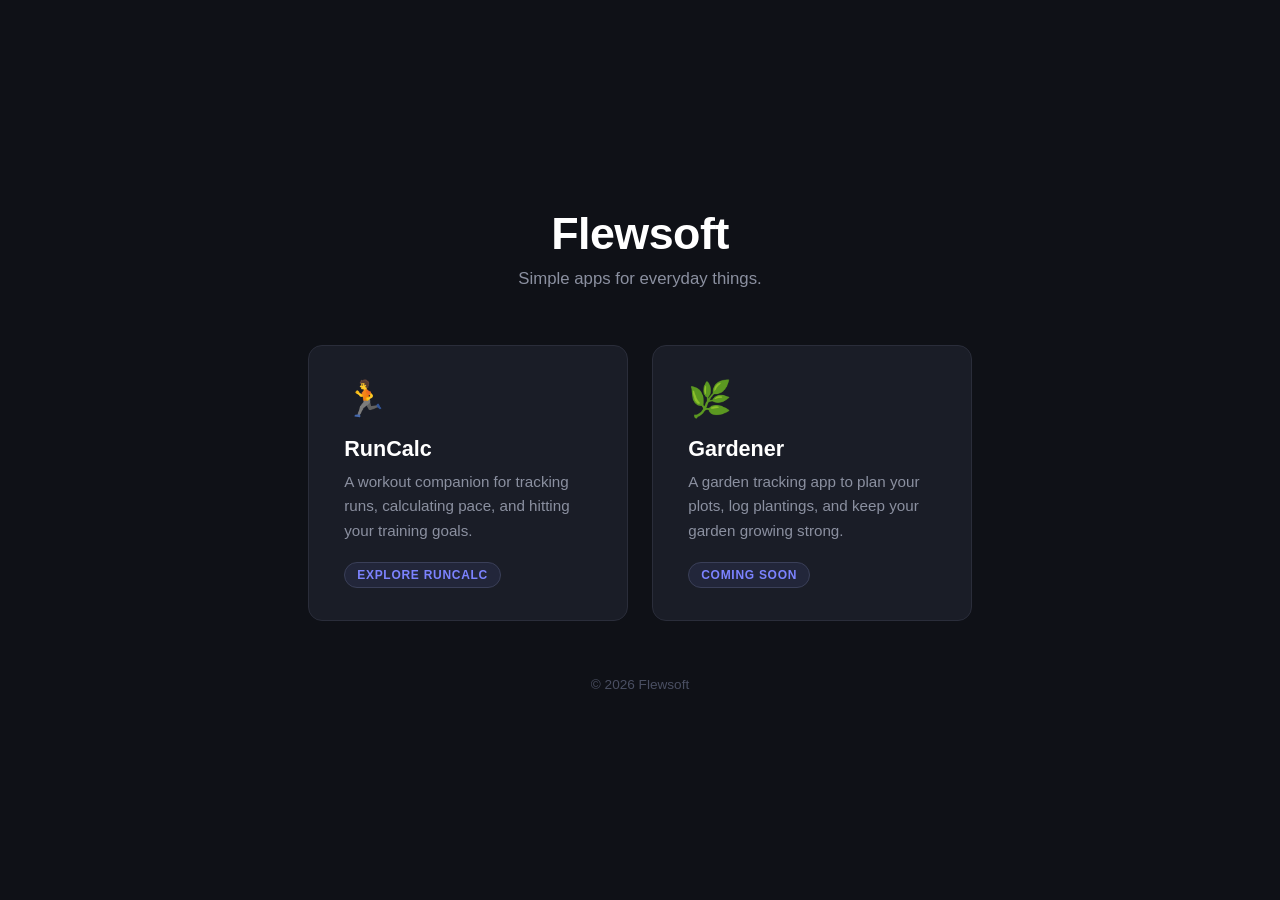
<file: index.html>
<!DOCTYPE html>
<html lang="en">
<head>
  <meta charset="UTF-8" />
  <meta name="viewport" content="width=device-width, initial-scale=1.0" />
  <title>Flewsoft</title>
  <style>
    *, *::before, *::after { box-sizing: border-box; margin: 0; padding: 0; }

    body {
      font-family: -apple-system, BlinkMacSystemFont, "Segoe UI", Roboto, sans-serif;
      background: #0f1117;
      color: #e8eaf0;
      min-height: 100vh;
      display: flex;
      flex-direction: column;
      align-items: center;
      justify-content: center;
      padding: 2rem;
    }

    header {
      text-align: center;
      margin-bottom: 3.5rem;
    }

    header h1 {
      font-size: 2.8rem;
      font-weight: 700;
      letter-spacing: -0.5px;
      color: #ffffff;
    }

    header p {
      margin-top: 0.6rem;
      color: #8b90a0;
      font-size: 1.05rem;
    }

    .apps {
      display: flex;
      gap: 1.5rem;
      flex-wrap: wrap;
      justify-content: center;
      max-width: 700px;
      width: 100%;
    }

    .card {
      color: inherit;
      text-decoration: none;
      background: #1a1d27;
      border: 1px solid #2a2d3a;
      border-radius: 14px;
      padding: 2rem 2.2rem;
      flex: 1 1 260px;
      max-width: 320px;
    }

    .card-link {
      transition: border-color 160ms ease, transform 160ms ease;
    }

    .card-link:hover {
      border-color: #ff5914;
      transform: translateY(-2px);
    }

    .card-link:focus-visible {
      outline: 3px solid #ff5914;
      outline-offset: 4px;
    }

    .card .icon {
      font-size: 2.2rem;
      margin-bottom: 1rem;
    }

    .card h2 {
      font-size: 1.35rem;
      font-weight: 600;
      color: #ffffff;
      margin-bottom: 0.5rem;
    }

    .card p {
      font-size: 0.95rem;
      color: #8b90a0;
      line-height: 1.6;
      margin-bottom: 1.2rem;
    }

    .badge {
      display: inline-block;
      background: #22263a;
      border: 1px solid #3a3f58;
      color: #7c83ff;
      font-size: 0.75rem;
      font-weight: 600;
      letter-spacing: 0.06em;
      text-transform: uppercase;
      padding: 0.3rem 0.75rem;
      border-radius: 999px;
    }

    footer {
      margin-top: 3.5rem;
      color: #4a4f62;
      font-size: 0.85rem;
    }
  </style>
</head>
<body>

  <header>
    <h1>Flewsoft</h1>
    <p>Simple apps for everyday things.</p>
  </header>

  <div class="apps">
    <a class="card card-link" href="/runcalc/" aria-label="Learn more about RunCalc">
      <div class="icon">&#127939;</div>
      <h2>RunCalc</h2>
      <p>A workout companion for tracking runs, calculating pace, and hitting your training goals.</p>
      <span class="badge">Explore RunCalc</span>
    </a>

    <div class="card">
      <div class="icon">&#127807;</div>
      <h2>Gardener</h2>
      <p>A garden tracking app to plan your plots, log plantings, and keep your garden growing strong.</p>
      <span class="badge">Coming Soon</span>
    </div>
  </div>

  <footer>&copy; 2026 Flewsoft</footer>

</body>
</html>
</file>
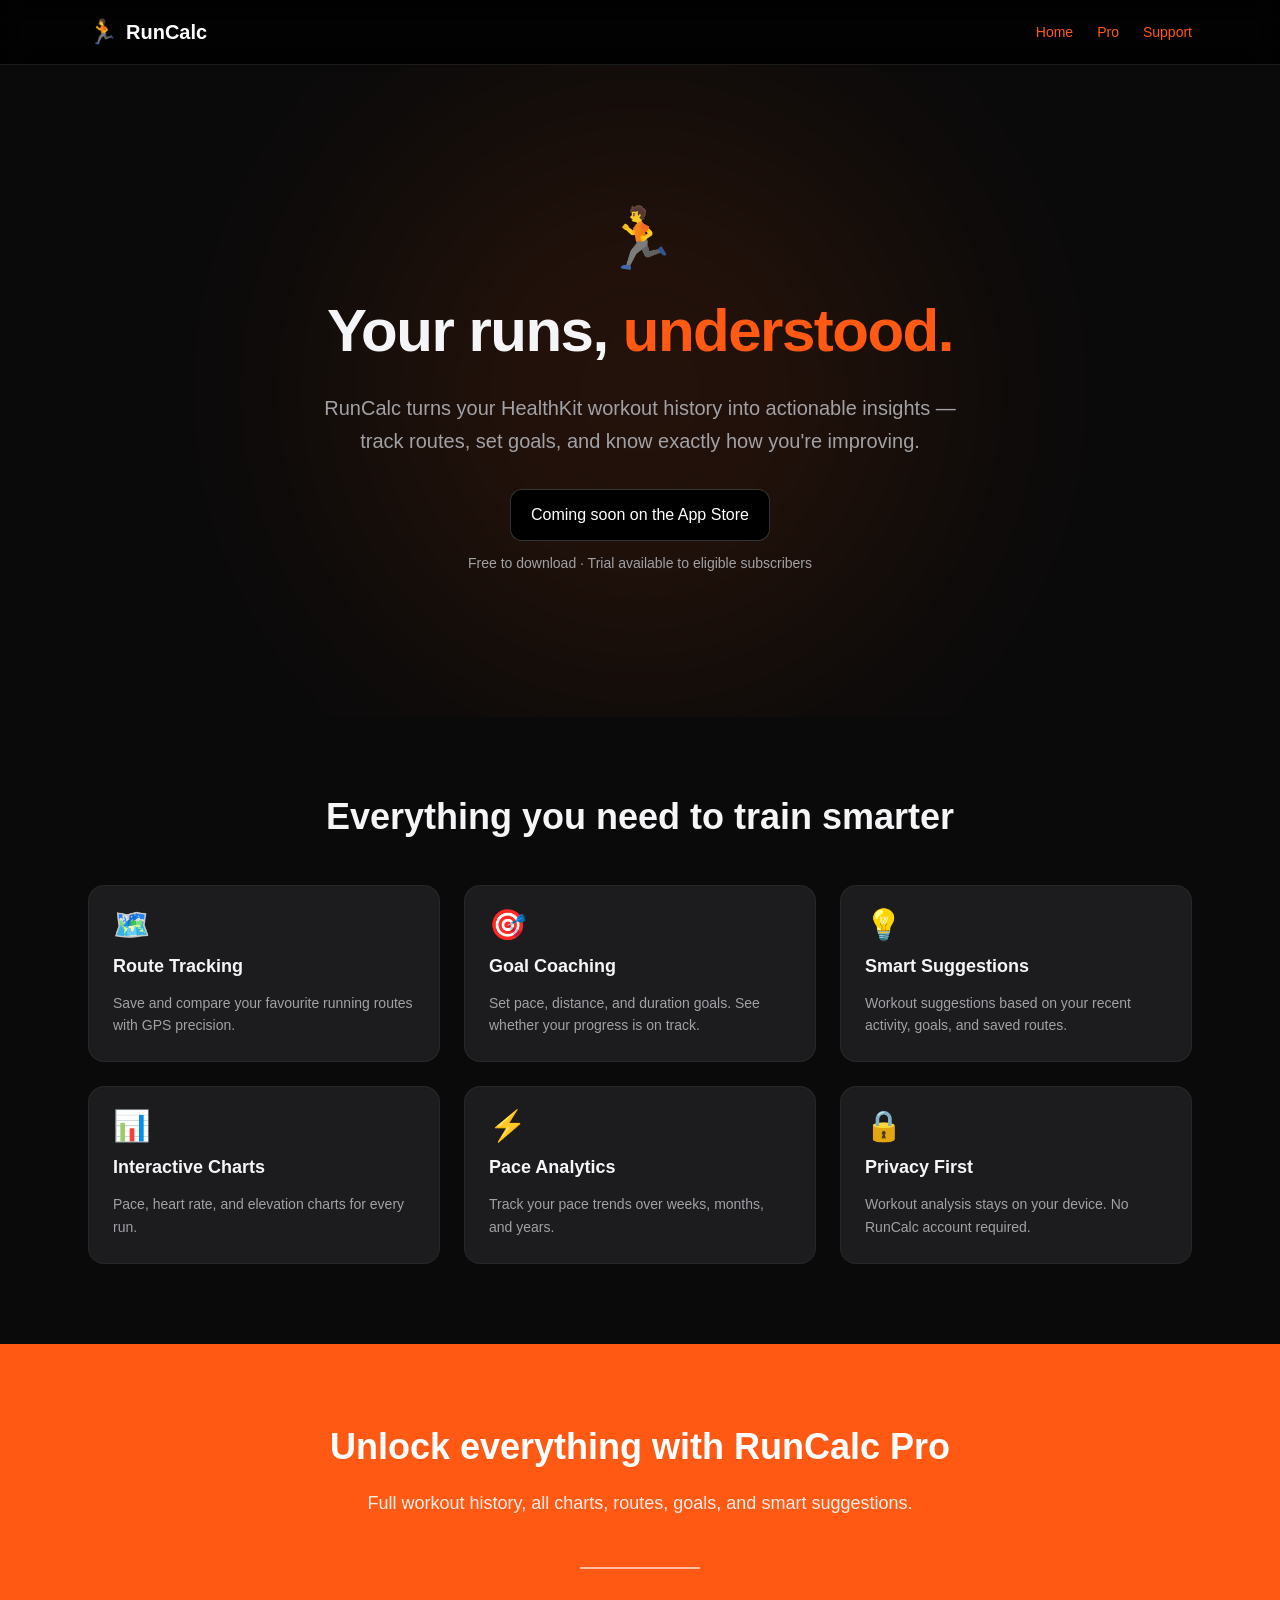
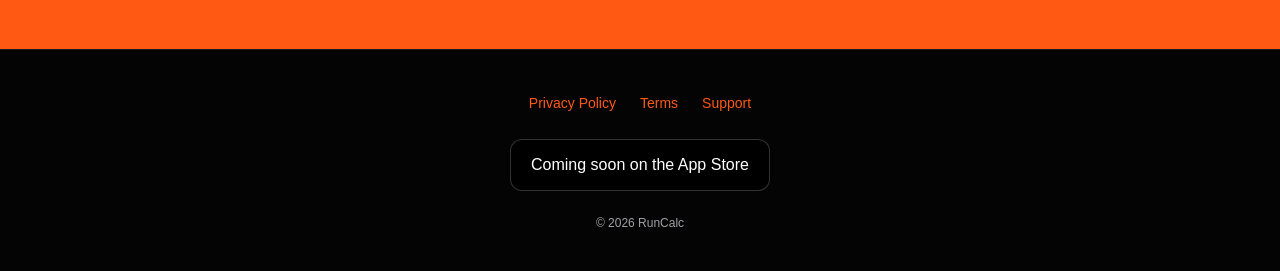
<file: runcalc/index.html>
<!DOCTYPE html><html lang="en"><head><meta charSet="utf-8"/><meta name="viewport" content="width=device-width, initial-scale=1"/><link rel="stylesheet" href="/runcalc/_next/static/css/8591907274ff9685.css" data-precedence="next"/><link rel="preload" as="script" fetchPriority="low" href="/runcalc/_next/static/chunks/webpack-6052e241d42b8971.js"/><script src="/runcalc/_next/static/chunks/4bd1b696-c7408084347438ae.js" async=""></script><script src="/runcalc/_next/static/chunks/794-cd0c486b5639f4c2.js" async=""></script><script src="/runcalc/_next/static/chunks/main-app-51657886061e368a.js" async=""></script><script src="/runcalc/_next/static/chunks/500-fc3b64d9ff4a32a7.js" async=""></script><script src="/runcalc/_next/static/chunks/app/layout-462e2d021a18f28c.js" async=""></script><script src="/runcalc/_next/static/chunks/app/page-a1d7ae2c3fb1c651.js" async=""></script><title>RunCalc — Intelligent Running Coach</title><meta name="description" content="RunCalc tracks your routes, monitors your goals, and suggests the right workout — powered by your HealthKit data."/><meta property="og:title" content="RunCalc — Intelligent Running Coach"/><meta property="og:description" content="RunCalc tracks your routes, monitors your goals, and suggests the right workout — powered by your HealthKit data."/><meta property="og:url" content="https://flewsoft.com/runcalc/"/><meta property="og:site_name" content="RunCalc"/><meta property="og:locale" content="en_US"/><meta property="og:type" content="website"/><meta name="twitter:card" content="summary"/><meta name="twitter:title" content="RunCalc — Intelligent Running Coach"/><meta name="twitter:description" content="RunCalc tracks your routes, monitors your goals, and suggests the right workout — powered by your HealthKit data."/><script src="/runcalc/_next/static/chunks/polyfills-42372ed130431b0a.js" noModule=""></script></head><body class="flex flex-col min-h-screen"><div hidden=""><!--$--><!--/$--></div><header class="sticky top-0 z-50 bg-black/80 backdrop-blur-md border-b border-white/10"><nav class="max-w-6xl mx-auto px-4 sm:px-6 flex items-center justify-between h-16"><a class="flex items-center gap-2 no-underline group" aria-label="RunCalc home" href="/runcalc/"><span class="text-2xl leading-none" aria-hidden="true">🏃</span><span class="text-xl font-bold text-white group-hover:text-[var(--run-accent)] transition-colors">RunCalc</span></a><ul class="hidden sm:flex items-center gap-6 list-none"><li><a class="text-sm font-medium no-underline transition-colors text-[var(--run-accent)]" href="/runcalc/">Home</a></li><li><a class="text-sm font-medium no-underline transition-colors text-[var(--text-secondary)] hover:text-[var(--text-primary)]" href="/runcalc/pro/">Pro</a></li><li><a class="text-sm font-medium no-underline transition-colors text-[var(--text-secondary)] hover:text-[var(--text-primary)]" href="/runcalc/support/">Support</a></li></ul><button class="sm:hidden flex flex-col gap-1.5 p-2 text-white" aria-label="Toggle navigation menu" aria-expanded="false"><span class="block w-6 h-0.5 bg-white transition-transform origin-center "></span><span class="block w-6 h-0.5 bg-white transition-opacity "></span><span class="block w-6 h-0.5 bg-white transition-transform origin-center "></span></button></nav></header><main class="flex-1"><section class="relative overflow-hidden bg-[var(--background)] px-4 sm:px-6 py-24 sm:py-36 text-center"><div aria-hidden="true" class="pointer-events-none absolute inset-0 flex items-center justify-center"><div class="w-[600px] h-[600px] rounded-full bg-[var(--run-accent)] opacity-10 blur-[120px]"></div></div><div class="relative z-10 max-w-3xl mx-auto flex flex-col items-center gap-6"><span class="text-6xl leading-none" aria-hidden="true">🏃</span><h1 class="text-5xl sm:text-6xl font-bold text-[var(--text-primary)] leading-tight tracking-tight">Your runs,<!-- --> <span class="text-[var(--run-accent)]">understood.</span></h1><p class="text-lg sm:text-xl text-[var(--text-secondary)] max-w-2xl leading-relaxed">RunCalc turns your HealthKit workout history into actionable insights — track routes, set goals, and know exactly how you&#x27;re improving.</p><div class="flex flex-col items-center gap-3 mt-2"><span class="inline-flex rounded-xl border border-white/20 bg-black px-5 py-3 text-white">Coming soon on the App Store</span><p class="text-sm text-[var(--text-secondary)]">Free to download · Trial available to eligible subscribers</p></div></div></section><section class="px-4 sm:px-6 py-20 max-w-6xl mx-auto"><h2 class="text-3xl sm:text-4xl font-bold text-center text-[var(--text-primary)] mb-12">Everything you need to train smarter</h2><div class="grid grid-cols-1 sm:grid-cols-2 lg:grid-cols-3 gap-6"><div class="bg-[var(--card-bg)] rounded-2xl p-6 flex flex-col gap-3 border border-white/5 hover:border-[var(--run-accent)]/30 transition-colors"><span class="text-3xl leading-none" aria-hidden="true">🗺️</span><h3 class="text-lg font-semibold text-[var(--text-primary)]">Route Tracking</h3><p class="text-sm text-[var(--text-secondary)] leading-relaxed">Save and compare your favourite running routes with GPS precision.</p></div><div class="bg-[var(--card-bg)] rounded-2xl p-6 flex flex-col gap-3 border border-white/5 hover:border-[var(--run-accent)]/30 transition-colors"><span class="text-3xl leading-none" aria-hidden="true">🎯</span><h3 class="text-lg font-semibold text-[var(--text-primary)]">Goal Coaching</h3><p class="text-sm text-[var(--text-secondary)] leading-relaxed">Set pace, distance, and duration goals. See whether your progress is on track.</p></div><div class="bg-[var(--card-bg)] rounded-2xl p-6 flex flex-col gap-3 border border-white/5 hover:border-[var(--run-accent)]/30 transition-colors"><span class="text-3xl leading-none" aria-hidden="true">💡</span><h3 class="text-lg font-semibold text-[var(--text-primary)]">Smart Suggestions</h3><p class="text-sm text-[var(--text-secondary)] leading-relaxed">Workout suggestions based on your recent activity, goals, and saved routes.</p></div><div class="bg-[var(--card-bg)] rounded-2xl p-6 flex flex-col gap-3 border border-white/5 hover:border-[var(--run-accent)]/30 transition-colors"><span class="text-3xl leading-none" aria-hidden="true">📊</span><h3 class="text-lg font-semibold text-[var(--text-primary)]">Interactive Charts</h3><p class="text-sm text-[var(--text-secondary)] leading-relaxed">Pace, heart rate, and elevation charts for every run.</p></div><div class="bg-[var(--card-bg)] rounded-2xl p-6 flex flex-col gap-3 border border-white/5 hover:border-[var(--run-accent)]/30 transition-colors"><span class="text-3xl leading-none" aria-hidden="true">⚡</span><h3 class="text-lg font-semibold text-[var(--text-primary)]">Pace Analytics</h3><p class="text-sm text-[var(--text-secondary)] leading-relaxed">Track your pace trends over weeks, months, and years.</p></div><div class="bg-[var(--card-bg)] rounded-2xl p-6 flex flex-col gap-3 border border-white/5 hover:border-[var(--run-accent)]/30 transition-colors"><span class="text-3xl leading-none" aria-hidden="true">🔒</span><h3 class="text-lg font-semibold text-[var(--text-primary)]">Privacy First</h3><p class="text-sm text-[var(--text-secondary)] leading-relaxed">Workout analysis stays on your device. No RunCalc account required.</p></div></div></section><section class="px-4 sm:px-6 py-20 bg-[var(--run-accent)]"><div class="max-w-3xl mx-auto text-center flex flex-col items-center gap-5"><h2 class="text-3xl sm:text-4xl font-bold text-white leading-tight">Unlock everything with RunCalc Pro</h2><p class="text-white/90 text-lg">Full workout history, all charts, routes, goals, and smart suggestions.</p><a class="inline-flex items-center gap-1 text-white font-semibold text-lg border-b-2 border-white/60 hover:border-white no-underline transition-colors pb-0.5" href="/runcalc/pro/">See pricing →</a></div></section><!--$--><!--/$--></main><footer class="border-t border-white/10 bg-black/60 mt-auto"><div class="max-w-6xl mx-auto px-4 sm:px-6 py-10 flex flex-col items-center gap-6 text-center"><ul class="flex flex-wrap justify-center gap-x-6 gap-y-2 list-none"><li><a class="text-sm text-[var(--text-secondary)] hover:text-[var(--text-primary)] no-underline transition-colors" href="/runcalc/privacy/">Privacy Policy</a></li><li><a class="text-sm text-[var(--text-secondary)] hover:text-[var(--text-primary)] no-underline transition-colors" href="/runcalc/terms/">Terms</a></li><li><a class="text-sm text-[var(--text-secondary)] hover:text-[var(--text-primary)] no-underline transition-colors" href="/runcalc/support/">Support</a></li></ul><span class="inline-flex rounded-xl border border-white/20 bg-black px-5 py-3 text-white">Coming soon on the App Store</span><p class="text-xs text-[var(--text-secondary)]">© 2026 RunCalc</p></div></footer><script src="/runcalc/_next/static/chunks/webpack-6052e241d42b8971.js" id="_R_" async=""></script><script>(self.__next_f=self.__next_f||[]).push([0])</script><script>self.__next_f.push([1,"1:\"$Sreact.fragment\"\n2:\"static/chunks/500-fc3b64d9ff4a32a7.js\"\n3:\"static/chunks/app/layout-462e2d021a18f28c.js\"\n4:I[7818,[\"500\",\"$2\",\"177\",\"$3\"],\"default\"]\n5:I[7121,[],\"\"]\n6:I[4581,[],\"\"]\n7:\"static/chunks/app/page-a1d7ae2c3fb1c651.js\"\n8:I[8500,[\"500\",\"$2\",\"974\",\"$7\"],\"\"]\ne:\"ViewportBoundary\"\nf:I[484,[],\"$e\"]\n11:\"MetadataBoundary\"\n12:I[484,[],\"$11\"]\n13:\"$Sreact.suspense\"\n15:I[7123,[],\"default\",1]\n:HL[\"/runcalc/_next/static/css/8591907274ff9685.css\",\"style\"]\n"])</script><script>self.__next_f.push([1,"9:[[\"children\",{\"s\":\"__PAGE__\",\"h\":512,\"d\":{\"r\":[\"$\",\"$1\",\"c\",{\"children\":[[[\"$\",\"section\",null,{\"className\":\"relative overflow-hidden bg-[var(--background)] px-4 sm:px-6 py-24 sm:py-36 text-center\",\"children\":[[\"$\",\"div\",null,{\"aria-hidden\":\"true\",\"className\":\"pointer-events-none absolute inset-0 flex items-center justify-center\",\"children\":[\"$\",\"div\",null,{\"className\":\"w-[600px] h-[600px] rounded-full bg-[var(--run-accent)] opacity-10 blur-[120px]\"}]}],[\"$\",\"div\",null,{\"className\":\"relative z-10 max-w-3xl mx-auto flex flex-col items-center gap-6\",\"children\":[[\"$\",\"span\",null,{\"className\":\"text-6xl leading-none\",\"aria-hidden\":\"true\",\"children\":\"🏃\"}],[\"$\",\"h1\",null,{\"className\":\"text-5xl sm:text-6xl font-bold text-[var(--text-primary)] leading-tight tracking-tight\",\"children\":[\"Your runs,\",\" \",[\"$\",\"span\",null,{\"className\":\"text-[var(--run-accent)]\",\"children\":\"understood.\"}]]}],[\"$\",\"p\",null,{\"className\":\"text-lg sm:text-xl text-[var(--text-secondary)] max-w-2xl leading-relaxed\",\"children\":\"RunCalc turns your HealthKit workout history into actionable insights — track routes, set goals, and know exactly how you're improving.\"}],[\"$\",\"div\",null,{\"className\":\"flex flex-col items-center gap-3 mt-2\",\"children\":[[\"$\",\"span\",null,{\"className\":\"inline-flex rounded-xl border border-white/20 bg-black px-5 py-3 text-white\",\"children\":\"Coming soon on the App Store\"}],\"$La\"]}]]}]]}],\"$Lb\",\"$Lc\"],null,\"$Ld\"]}],\"p\":false,\"v\":null}}]]\n"])</script><script>self.__next_f.push([1,"0:{\"P\":null,\"c\":[\"\",\"\"],\"q\":\"\",\"i\":false,\"t\":{\"t\":{\"s\":\"\",\"h\":528,\"d\":{\"r\":[\"$\",\"$1\",\"c\",{\"children\":[[[\"$\",\"link\",\"0\",{\"rel\":\"stylesheet\",\"href\":\"/runcalc/_next/static/css/8591907274ff9685.css\",\"precedence\":\"next\",\"crossOrigin\":\"$undefined\",\"nonce\":\"$undefined\"}]],[\"$\",\"html\",null,{\"lang\":\"en\",\"children\":[\"$\",\"body\",null,{\"className\":\"flex flex-col min-h-screen\",\"children\":[[\"$\",\"$L4\",null,{}],[\"$\",\"main\",null,{\"className\":\"flex-1\",\"children\":[\"$\",\"$L5\",null,{\"parallelRouterKey\":\"children\",\"error\":\"$undefined\",\"errorStyles\":\"$undefined\",\"errorScripts\":\"$undefined\",\"template\":[\"$\",\"$L6\",null,{}],\"templateStyles\":\"$undefined\",\"templateScripts\":\"$undefined\",\"notFound\":[[[\"$\",\"title\",null,{\"children\":\"404: This page could not be found.\"}],[\"$\",\"div\",null,{\"style\":{\"fontFamily\":\"system-ui,\\\"Segoe UI\\\",Roboto,Helvetica,Arial,sans-serif,\\\"Apple Color Emoji\\\",\\\"Segoe UI Emoji\\\"\",\"height\":\"100vh\",\"textAlign\":\"center\",\"display\":\"flex\",\"flexDirection\":\"column\",\"alignItems\":\"center\",\"justifyContent\":\"center\"},\"children\":[\"$\",\"div\",null,{\"children\":[[\"$\",\"style\",null,{\"dangerouslySetInnerHTML\":{\"__html\":\"body{color:#000;background:#fff;margin:0}.next-error-h1{border-right:1px solid rgba(0,0,0,.3)}@media (prefers-color-scheme:dark){body{color:#fff;background:#000}.next-error-h1{border-right:1px solid rgba(255,255,255,.3)}}\"}}],[\"$\",\"h1\",null,{\"className\":\"next-error-h1\",\"style\":{\"display\":\"inline-block\",\"margin\":\"0 20px 0 0\",\"padding\":\"0 23px 0 0\",\"fontSize\":24,\"fontWeight\":500,\"verticalAlign\":\"top\",\"lineHeight\":\"49px\"},\"children\":404}],[\"$\",\"div\",null,{\"style\":{\"display\":\"inline-block\"},\"children\":[\"$\",\"h2\",null,{\"style\":{\"fontSize\":14,\"fontWeight\":400,\"lineHeight\":\"49px\",\"margin\":0},\"children\":\"This page could not be found.\"}]}]]}]}]],[]],\"forbidden\":\"$undefined\",\"unauthorized\":\"$undefined\"}]}],[\"$\",\"footer\",null,{\"className\":\"border-t border-white/10 bg-black/60 mt-auto\",\"children\":[\"$\",\"div\",null,{\"className\":\"max-w-6xl mx-auto px-4 sm:px-6 py-10 flex flex-col items-center gap-6 text-center\",\"children\":[[\"$\",\"ul\",null,{\"className\":\"flex flex-wrap justify-center gap-x-6 gap-y-2 list-none\",\"children\":[[\"$\",\"li\",\"/privacy\",{\"children\":[\"$\",\"$L8\",null,{\"href\":\"/privacy\",\"className\":\"text-sm text-[var(--text-secondary)] hover:text-[var(--text-primary)] no-underline transition-colors\",\"children\":\"Privacy Policy\"}]}],[\"$\",\"li\",\"/terms\",{\"children\":[\"$\",\"$L8\",null,{\"href\":\"/terms\",\"className\":\"text-sm text-[var(--text-secondary)] hover:text-[var(--text-primary)] no-underline transition-colors\",\"children\":\"Terms\"}]}],[\"$\",\"li\",\"/support\",{\"children\":[\"$\",\"$L8\",null,{\"href\":\"/support\",\"className\":\"text-sm text-[var(--text-secondary)] hover:text-[var(--text-primary)] no-underline transition-colors\",\"children\":\"Support\"}]}]]}],[\"$\",\"span\",null,{\"className\":\"inline-flex rounded-xl border border-white/20 bg-black px-5 py-3 text-white\",\"children\":\"Coming soon on the App Store\"}],[\"$\",\"p\",null,{\"className\":\"text-xs text-[var(--text-secondary)]\",\"children\":\"© 2026 RunCalc\"}]]}]}]]}]}]]}],\"p\":false,\"v\":null},\"c\":\"$Q9\"},\"h\":{\"r\":[\"$\",\"$1\",\"h\",{\"children\":[null,[\"$\",\"$Lf\",null,{\"children\":\"$L10\"}],[\"$\",\"$L12\",null,{\"children\":[[\"$\",\"div\",null,{\"hidden\":true,\"children\":[\"$\",\"$13\",null,{\"name\":\"Next.Metadata\",\"children\":\"$L14\"}]}],null]}],null]}],\"p\":false,\"v\":null}},\"m\":\"$undefined\",\"G\":[\"$15\",[]],\"S\":true,\"r\":\"$undefined\",\"s\":\"$undefined\",\"a\":\"$undefined\",\"l\":\"$undefined\",\"p\":\"$undefined\",\"d\":\"$undefined\",\"b\":\"O6sJSD3PTmrGL2bIg9NyU\"}\n"])</script><script>self.__next_f.push([1,"16:I[484,[],\"OutletBoundary\"]\na:[\"$\",\"p\",null,{\"className\":\"text-sm text-[var(--text-secondary)]\",\"children\":\"Free to download · Trial available to eligible subscribers\"}]\n"])</script><script>self.__next_f.push([1,"b:[\"$\",\"section\",null,{\"className\":\"px-4 sm:px-6 py-20 max-w-6xl mx-auto\",\"children\":[[\"$\",\"h2\",null,{\"className\":\"text-3xl sm:text-4xl font-bold text-center text-[var(--text-primary)] mb-12\",\"children\":\"Everything you need to train smarter\"}],[\"$\",\"div\",null,{\"className\":\"grid grid-cols-1 sm:grid-cols-2 lg:grid-cols-3 gap-6\",\"children\":[[\"$\",\"div\",\"Route Tracking\",{\"className\":\"bg-[var(--card-bg)] rounded-2xl p-6 flex flex-col gap-3 border border-white/5 hover:border-[var(--run-accent)]/30 transition-colors\",\"children\":[[\"$\",\"span\",null,{\"className\":\"text-3xl leading-none\",\"aria-hidden\":\"true\",\"children\":\"🗺️\"}],[\"$\",\"h3\",null,{\"className\":\"text-lg font-semibold text-[var(--text-primary)]\",\"children\":\"Route Tracking\"}],[\"$\",\"p\",null,{\"className\":\"text-sm text-[var(--text-secondary)] leading-relaxed\",\"children\":\"Save and compare your favourite running routes with GPS precision.\"}]]}],[\"$\",\"div\",\"Goal Coaching\",{\"className\":\"bg-[var(--card-bg)] rounded-2xl p-6 flex flex-col gap-3 border border-white/5 hover:border-[var(--run-accent)]/30 transition-colors\",\"children\":[[\"$\",\"span\",null,{\"className\":\"text-3xl leading-none\",\"aria-hidden\":\"true\",\"children\":\"🎯\"}],[\"$\",\"h3\",null,{\"className\":\"text-lg font-semibold text-[var(--text-primary)]\",\"children\":\"Goal Coaching\"}],[\"$\",\"p\",null,{\"className\":\"text-sm text-[var(--text-secondary)] leading-relaxed\",\"children\":\"Set pace, distance, and duration goals. See whether your progress is on track.\"}]]}],[\"$\",\"div\",\"Smart Suggestions\",{\"className\":\"bg-[var(--card-bg)] rounded-2xl p-6 flex flex-col gap-3 border border-white/5 hover:border-[var(--run-accent)]/30 transition-colors\",\"children\":[[\"$\",\"span\",null,{\"className\":\"text-3xl leading-none\",\"aria-hidden\":\"true\",\"children\":\"💡\"}],[\"$\",\"h3\",null,{\"className\":\"text-lg font-semibold text-[var(--text-primary)]\",\"children\":\"Smart Suggestions\"}],[\"$\",\"p\",null,{\"className\":\"text-sm text-[var(--text-secondary)] leading-relaxed\",\"children\":\"Workout suggestions based on your recent activity, goals, and saved routes.\"}]]}],[\"$\",\"div\",\"Interactive Charts\",{\"className\":\"bg-[var(--card-bg)] rounded-2xl p-6 flex flex-col gap-3 border border-white/5 hover:border-[var(--run-accent)]/30 transition-colors\",\"children\":[[\"$\",\"span\",null,{\"className\":\"text-3xl leading-none\",\"aria-hidden\":\"true\",\"children\":\"📊\"}],[\"$\",\"h3\",null,{\"className\":\"text-lg font-semibold text-[var(--text-primary)]\",\"children\":\"Interactive Charts\"}],[\"$\",\"p\",null,{\"className\":\"text-sm text-[var(--text-secondary)] leading-relaxed\",\"children\":\"Pace, heart rate, and elevation charts for every run.\"}]]}],[\"$\",\"div\",\"Pace Analytics\",{\"className\":\"bg-[var(--card-bg)] rounded-2xl p-6 flex flex-col gap-3 border border-white/5 hover:border-[var(--run-accent)]/30 transition-colors\",\"children\":[[\"$\",\"span\",null,{\"className\":\"text-3xl leading-none\",\"aria-hidden\":\"true\",\"children\":\"⚡\"}],[\"$\",\"h3\",null,{\"className\":\"text-lg font-semibold text-[var(--text-primary)]\",\"children\":\"Pace Analytics\"}],[\"$\",\"p\",null,{\"className\":\"text-sm text-[var(--text-secondary)] leading-relaxed\",\"children\":\"Track your pace trends over weeks, months, and years.\"}]]}],[\"$\",\"div\",\"Privacy First\",{\"className\":\"bg-[var(--card-bg)] rounded-2xl p-6 flex flex-col gap-3 border border-white/5 hover:border-[var(--run-accent)]/30 transition-colors\",\"children\":[[\"$\",\"span\",null,{\"className\":\"text-3xl leading-none\",\"aria-hidden\":\"true\",\"children\":\"🔒\"}],[\"$\",\"h3\",null,{\"className\":\"text-lg font-semibold text-[var(--text-primary)]\",\"children\":\"Privacy First\"}],[\"$\",\"p\",null,{\"className\":\"text-sm text-[var(--text-secondary)] leading-relaxed\",\"children\":\"Workout analysis stays on your device. No RunCalc account required.\"}]]}]]}]]}]\n"])</script><script>self.__next_f.push([1,"c:[\"$\",\"section\",null,{\"className\":\"px-4 sm:px-6 py-20 bg-[var(--run-accent)]\",\"children\":[\"$\",\"div\",null,{\"className\":\"max-w-3xl mx-auto text-center flex flex-col items-center gap-5\",\"children\":[[\"$\",\"h2\",null,{\"className\":\"text-3xl sm:text-4xl font-bold text-white leading-tight\",\"children\":\"Unlock everything with RunCalc Pro\"}],[\"$\",\"p\",null,{\"className\":\"text-white/90 text-lg\",\"children\":\"Full workout history, all charts, routes, goals, and smart suggestions.\"}],[\"$\",\"$L8\",null,{\"href\":\"/pro\",\"className\":\"inline-flex items-center gap-1 text-white font-semibold text-lg border-b-2 border-white/60 hover:border-white no-underline transition-colors pb-0.5\",\"children\":\"See pricing →\"}]]}]}]\nd:[\"$\",\"$L16\",null,{\"children\":[\"$\",\"$13\",null,{\"name\":\"Next.MetadataOutlet\",\"children\":\"$@17\"}]}]\n"])</script><script>self.__next_f.push([1,"10:[[\"$\",\"meta\",\"0\",{\"charSet\":\"utf-8\"}],[\"$\",\"meta\",\"1\",{\"name\":\"viewport\",\"content\":\"width=device-width, initial-scale=1\"}]]\n"])</script><script>self.__next_f.push([1,"14:[[\"$\",\"title\",\"0\",{\"children\":\"RunCalc — Intelligent Running Coach\"}],[\"$\",\"meta\",\"1\",{\"name\":\"description\",\"content\":\"RunCalc tracks your routes, monitors your goals, and suggests the right workout — powered by your HealthKit data.\"}],[\"$\",\"meta\",\"2\",{\"property\":\"og:title\",\"content\":\"RunCalc — Intelligent Running Coach\"}],[\"$\",\"meta\",\"3\",{\"property\":\"og:description\",\"content\":\"RunCalc tracks your routes, monitors your goals, and suggests the right workout — powered by your HealthKit data.\"}],[\"$\",\"meta\",\"4\",{\"property\":\"og:url\",\"content\":\"https://flewsoft.com/runcalc/\"}],[\"$\",\"meta\",\"5\",{\"property\":\"og:site_name\",\"content\":\"RunCalc\"}],[\"$\",\"meta\",\"6\",{\"property\":\"og:locale\",\"content\":\"en_US\"}],[\"$\",\"meta\",\"7\",{\"property\":\"og:type\",\"content\":\"website\"}],[\"$\",\"meta\",\"8\",{\"name\":\"twitter:card\",\"content\":\"summary\"}],[\"$\",\"meta\",\"9\",{\"name\":\"twitter:title\",\"content\":\"RunCalc — Intelligent Running Coach\"}],[\"$\",\"meta\",\"10\",{\"name\":\"twitter:description\",\"content\":\"RunCalc tracks your routes, monitors your goals, and suggests the right workout — powered by your HealthKit data.\"}]]\n17:null\n"])</script></body></html>
</file>
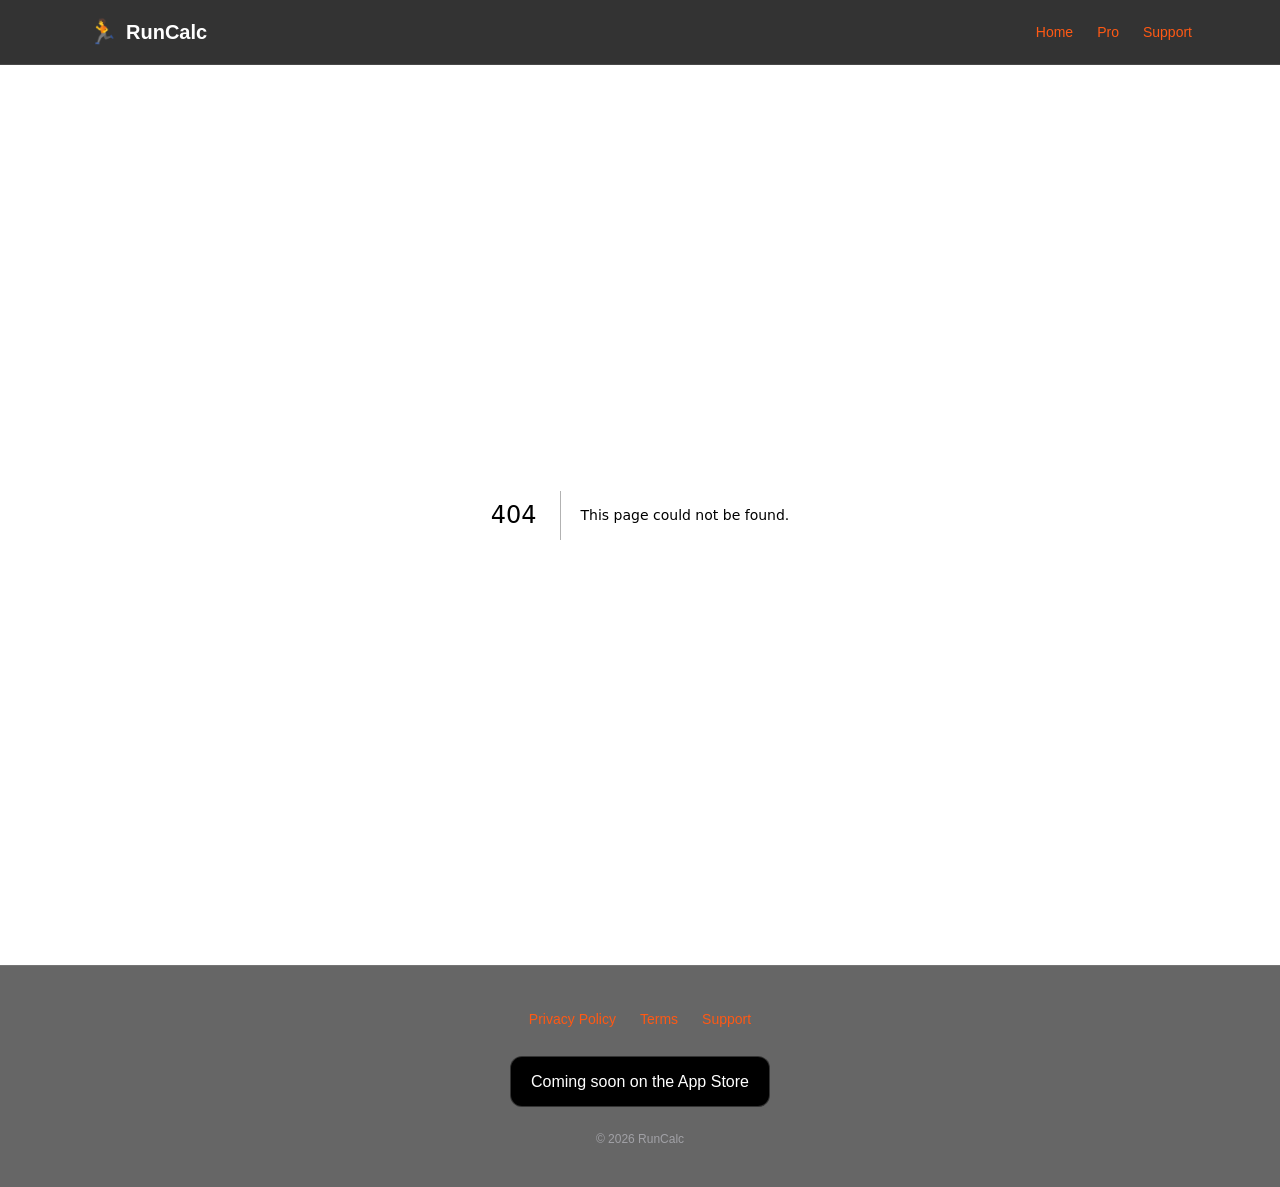
<file: runcalc/404/index.html>
<!DOCTYPE html><html lang="en"><head><meta charSet="utf-8"/><meta name="viewport" content="width=device-width, initial-scale=1"/><link rel="stylesheet" href="/runcalc/_next/static/css/8591907274ff9685.css" data-precedence="next"/><link rel="preload" as="script" fetchPriority="low" href="/runcalc/_next/static/chunks/webpack-6052e241d42b8971.js"/><script src="/runcalc/_next/static/chunks/4bd1b696-c7408084347438ae.js" async=""></script><script src="/runcalc/_next/static/chunks/794-cd0c486b5639f4c2.js" async=""></script><script src="/runcalc/_next/static/chunks/main-app-51657886061e368a.js" async=""></script><script src="/runcalc/_next/static/chunks/500-fc3b64d9ff4a32a7.js" async=""></script><script src="/runcalc/_next/static/chunks/app/layout-462e2d021a18f28c.js" async=""></script><script src="/runcalc/_next/static/chunks/app/page-a1d7ae2c3fb1c651.js" async=""></script><meta name="robots" content="noindex"/><title>404: This page could not be found.</title><title>RunCalc — Intelligent Running Coach</title><meta name="description" content="RunCalc tracks your routes, monitors your goals, and suggests the right workout — powered by your HealthKit data."/><meta property="og:title" content="RunCalc — Intelligent Running Coach"/><meta property="og:description" content="RunCalc tracks your routes, monitors your goals, and suggests the right workout — powered by your HealthKit data."/><meta property="og:url" content="https://flewsoft.com/runcalc/"/><meta property="og:site_name" content="RunCalc"/><meta property="og:locale" content="en_US"/><meta property="og:type" content="website"/><meta name="twitter:card" content="summary"/><meta name="twitter:title" content="RunCalc — Intelligent Running Coach"/><meta name="twitter:description" content="RunCalc tracks your routes, monitors your goals, and suggests the right workout — powered by your HealthKit data."/><script src="/runcalc/_next/static/chunks/polyfills-42372ed130431b0a.js" noModule=""></script></head><body class="flex flex-col min-h-screen"><div hidden=""><!--$--><!--/$--></div><header class="sticky top-0 z-50 bg-black/80 backdrop-blur-md border-b border-white/10"><nav class="max-w-6xl mx-auto px-4 sm:px-6 flex items-center justify-between h-16"><a class="flex items-center gap-2 no-underline group" aria-label="RunCalc home" href="/runcalc/"><span class="text-2xl leading-none" aria-hidden="true">🏃</span><span class="text-xl font-bold text-white group-hover:text-[var(--run-accent)] transition-colors">RunCalc</span></a><ul class="hidden sm:flex items-center gap-6 list-none"><li><a class="text-sm font-medium no-underline transition-colors text-[var(--text-secondary)] hover:text-[var(--text-primary)]" href="/runcalc/">Home</a></li><li><a class="text-sm font-medium no-underline transition-colors text-[var(--text-secondary)] hover:text-[var(--text-primary)]" href="/runcalc/pro/">Pro</a></li><li><a class="text-sm font-medium no-underline transition-colors text-[var(--text-secondary)] hover:text-[var(--text-primary)]" href="/runcalc/support/">Support</a></li></ul><button class="sm:hidden flex flex-col gap-1.5 p-2 text-white" aria-label="Toggle navigation menu" aria-expanded="false"><span class="block w-6 h-0.5 bg-white transition-transform origin-center "></span><span class="block w-6 h-0.5 bg-white transition-opacity "></span><span class="block w-6 h-0.5 bg-white transition-transform origin-center "></span></button></nav></header><main class="flex-1"><div style="font-family:system-ui,&quot;Segoe UI&quot;,Roboto,Helvetica,Arial,sans-serif,&quot;Apple Color Emoji&quot;,&quot;Segoe UI Emoji&quot;;height:100vh;text-align:center;display:flex;flex-direction:column;align-items:center;justify-content:center"><div><style>body{color:#000;background:#fff;margin:0}.next-error-h1{border-right:1px solid rgba(0,0,0,.3)}@media (prefers-color-scheme:dark){body{color:#fff;background:#000}.next-error-h1{border-right:1px solid rgba(255,255,255,.3)}}</style><h1 class="next-error-h1" style="display:inline-block;margin:0 20px 0 0;padding:0 23px 0 0;font-size:24px;font-weight:500;vertical-align:top;line-height:49px">404</h1><div style="display:inline-block"><h2 style="font-size:14px;font-weight:400;line-height:49px;margin:0">This page could not be found.</h2></div></div></div><!--$--><!--/$--></main><footer class="border-t border-white/10 bg-black/60 mt-auto"><div class="max-w-6xl mx-auto px-4 sm:px-6 py-10 flex flex-col items-center gap-6 text-center"><ul class="flex flex-wrap justify-center gap-x-6 gap-y-2 list-none"><li><a class="text-sm text-[var(--text-secondary)] hover:text-[var(--text-primary)] no-underline transition-colors" href="/runcalc/privacy/">Privacy Policy</a></li><li><a class="text-sm text-[var(--text-secondary)] hover:text-[var(--text-primary)] no-underline transition-colors" href="/runcalc/terms/">Terms</a></li><li><a class="text-sm text-[var(--text-secondary)] hover:text-[var(--text-primary)] no-underline transition-colors" href="/runcalc/support/">Support</a></li></ul><span class="inline-flex rounded-xl border border-white/20 bg-black px-5 py-3 text-white">Coming soon on the App Store</span><p class="text-xs text-[var(--text-secondary)]">© 2026 RunCalc</p></div></footer><script src="/runcalc/_next/static/chunks/webpack-6052e241d42b8971.js" id="_R_" async=""></script><script>(self.__next_f=self.__next_f||[]).push([0])</script><script>self.__next_f.push([1,"1:\"$Sreact.fragment\"\n2:\"static/chunks/500-fc3b64d9ff4a32a7.js\"\n3:\"static/chunks/app/layout-462e2d021a18f28c.js\"\n4:I[7818,[\"500\",\"$2\",\"177\",\"$3\"],\"default\"]\n5:I[7121,[],\"\"]\n6:I[4581,[],\"\"]\n7:\"static/chunks/app/page-a1d7ae2c3fb1c651.js\"\n8:I[8500,[\"500\",\"$2\",\"974\",\"$7\"],\"\"]\nc:I[484,[],\"OutletBoundary\"]\nd:\"$Sreact.suspense\"\nf:\"ViewportBoundary\"\n10:I[484,[],\"$f\"]\n12:\"MetadataBoundary\"\n13:I[484,[],\"$12\"]\n15:I[7123,[],\"default\",1]\n:HL[\"/runcalc/_next/static/css/8591907274ff9685.css\",\"style\"]\na:X\nb:[[\"children\",{\"s\":\"__PAGE__\",\"h\":512,\"d\":{\"r\":[\"$\",\"$1\",\"c\",{\"children\":[[[\"$\",\"title\",null,{\"children\":\"404: This page could not be found.\"}],[\"$\",\"div\",null,{\"style\":{\"fontFamily\":\"system-ui,\\\"Segoe UI\\\",Roboto,Helvetica,Arial,sans-serif,\\\"Apple Color Emoji\\\",\\\"Segoe UI Emoji\\\"\",\"height\":\"100vh\",\"textAlign\":\"center\",\"display\":\"flex\",\"flexDirection\":\"column\",\"alignItems\":\"center\",\"justifyContent\":\"center\"},\"children\":[\"$\",\"div\",null,{\"children\":[[\"$\",\"style\",null,{\"dangerouslySetInnerHTML\":{\"__html\":\"body{color:#000;background:#fff;margin:0}.next-error-h1{border-right:1px solid rgba(0,0,0,.3)}@media (prefers-color-scheme:dark){body{color:#fff;background:#000}.next-error-h1{border-right:1px solid rgba(255,255,255,.3)}}\"}}],[\"$\",\"h1\",null,{\"className\":\"next-error-h1\",\"style\":{\"display\":\"inline-block\",\"margin\":\"0 20px 0 0\",\"padding\":\"0 23px 0 0\",\"fontSize\":24,\"fontWeight\":500,\"verticalAlign\":\"top\",\"lineHeight\":\"49px\"},\"children\":404}],[\"$\",\"div\",null,{\"style\":{\"display\":\"inline-block\"},\"children\":[\"$\",\"h2\",null,{\"style\":{\"fontSize\":14,\"fontWeight\":400,\"lineHeight\":\"49px\",\"margin\":0},\"children\":\"This page could not be found.\"}]}]]}]}]],null,[\"$\",\"$Lc\",null,{\"children\":[\"$\",\"$d\",null,{\"name\":\"Next.MetadataOutlet\",\"children\":\"$@e\"}]}]]}],\"p\":false,\"v\":null}}]]\n9:[[\"children\",{\"s\":\"_not-found\",\"h\":512,\"d\":{\"r\":[\"$\",\"$1\",\"c\",{\"children\":[null,[\"$\",\"$L5\",null,{\"parallelRouterKey\":\"children\",\"error\":\"$undefined\",\"errorStyles\":\"$undefined\",\"errorScripts\":\"$undefined\",\"template\":[\"$\",\"$L6\",null,{}],\"templateStyles\":\"$undefined\",\"templateScripts\":\"$undefined\",\"notFound\":\"$undefined\",\"forbidden\":\"$undefined\",\"unauthorized\":\"$undefined\"}]]}],\"p\":false,\"v\":\"$a\"},\"c\":\"$Qb\"}]]\n"])</script><script>self.__next_f.push([1,"0:{\"P\":null,\"c\":[\"\",\"_not-found\",\"\"],\"q\":\"\",\"i\":false,\"t\":{\"t\":{\"s\":\"\",\"h\":528,\"d\":{\"r\":[\"$\",\"$1\",\"c\",{\"children\":[[[\"$\",\"link\",\"0\",{\"rel\":\"stylesheet\",\"href\":\"/runcalc/_next/static/css/8591907274ff9685.css\",\"precedence\":\"next\",\"crossOrigin\":\"$undefined\",\"nonce\":\"$undefined\"}]],[\"$\",\"html\",null,{\"lang\":\"en\",\"children\":[\"$\",\"body\",null,{\"className\":\"flex flex-col min-h-screen\",\"children\":[[\"$\",\"$L4\",null,{}],[\"$\",\"main\",null,{\"className\":\"flex-1\",\"children\":[\"$\",\"$L5\",null,{\"parallelRouterKey\":\"children\",\"error\":\"$undefined\",\"errorStyles\":\"$undefined\",\"errorScripts\":\"$undefined\",\"template\":[\"$\",\"$L6\",null,{}],\"templateStyles\":\"$undefined\",\"templateScripts\":\"$undefined\",\"notFound\":\"$undefined\",\"forbidden\":\"$undefined\",\"unauthorized\":\"$undefined\"}]}],[\"$\",\"footer\",null,{\"className\":\"border-t border-white/10 bg-black/60 mt-auto\",\"children\":[\"$\",\"div\",null,{\"className\":\"max-w-6xl mx-auto px-4 sm:px-6 py-10 flex flex-col items-center gap-6 text-center\",\"children\":[[\"$\",\"ul\",null,{\"className\":\"flex flex-wrap justify-center gap-x-6 gap-y-2 list-none\",\"children\":[[\"$\",\"li\",\"/privacy\",{\"children\":[\"$\",\"$L8\",null,{\"href\":\"/privacy\",\"className\":\"text-sm text-[var(--text-secondary)] hover:text-[var(--text-primary)] no-underline transition-colors\",\"children\":\"Privacy Policy\"}]}],[\"$\",\"li\",\"/terms\",{\"children\":[\"$\",\"$L8\",null,{\"href\":\"/terms\",\"className\":\"text-sm text-[var(--text-secondary)] hover:text-[var(--text-primary)] no-underline transition-colors\",\"children\":\"Terms\"}]}],[\"$\",\"li\",\"/support\",{\"children\":[\"$\",\"$L8\",null,{\"href\":\"/support\",\"className\":\"text-sm text-[var(--text-secondary)] hover:text-[var(--text-primary)] no-underline transition-colors\",\"children\":\"Support\"}]}]]}],[\"$\",\"span\",null,{\"className\":\"inline-flex rounded-xl border border-white/20 bg-black px-5 py-3 text-white\",\"children\":\"Coming soon on the App Store\"}],[\"$\",\"p\",null,{\"className\":\"text-xs text-[var(--text-secondary)]\",\"children\":\"© 2026 RunCalc\"}]]}]}]]}]}]]}],\"p\":false,\"v\":null},\"c\":\"$Q9\"},\"h\":{\"r\":[\"$\",\"$1\",\"h\",{\"children\":[[\"$\",\"meta\",null,{\"name\":\"robots\",\"content\":\"noindex\"}],[\"$\",\"$L10\",null,{\"children\":\"$L11\"}],[\"$\",\"$L13\",null,{\"children\":[[\"$\",\"div\",null,{\"hidden\":true,\"children\":[\"$\",\"$d\",null,{\"name\":\"Next.Metadata\",\"children\":\"$L14\"}]}],null]}],null]}],\"p\":false,\"v\":null}},\"m\":\"$undefined\",\"G\":[\"$15\",[]],\"S\":true,\"r\":\"$undefined\",\"s\":\"$undefined\",\"a\":\"$undefined\",\"l\":\"$undefined\",\"p\":\"$undefined\",\"d\":\"$undefined\",\"b\":\"O6sJSD3PTmrGL2bIg9NyU\"}\n"])</script><script>self.__next_f.push([1,"a:C\n11:[[\"$\",\"meta\",\"0\",{\"charSet\":\"utf-8\"}],[\"$\",\"meta\",\"1\",{\"name\":\"viewport\",\"content\":\"width=device-width, initial-scale=1\"}]]\n"])</script><script>self.__next_f.push([1,"e:null\n14:[[\"$\",\"title\",\"0\",{\"children\":\"RunCalc — Intelligent Running Coach\"}],[\"$\",\"meta\",\"1\",{\"name\":\"description\",\"content\":\"RunCalc tracks your routes, monitors your goals, and suggests the right workout — powered by your HealthKit data.\"}],[\"$\",\"meta\",\"2\",{\"property\":\"og:title\",\"content\":\"RunCalc — Intelligent Running Coach\"}],[\"$\",\"meta\",\"3\",{\"property\":\"og:description\",\"content\":\"RunCalc tracks your routes, monitors your goals, and suggests the right workout — powered by your HealthKit data.\"}],[\"$\",\"meta\",\"4\",{\"property\":\"og:url\",\"content\":\"https://flewsoft.com/runcalc/\"}],[\"$\",\"meta\",\"5\",{\"property\":\"og:site_name\",\"content\":\"RunCalc\"}],[\"$\",\"meta\",\"6\",{\"property\":\"og:locale\",\"content\":\"en_US\"}],[\"$\",\"meta\",\"7\",{\"property\":\"og:type\",\"content\":\"website\"}],[\"$\",\"meta\",\"8\",{\"name\":\"twitter:card\",\"content\":\"summary\"}],[\"$\",\"meta\",\"9\",{\"name\":\"twitter:title\",\"content\":\"RunCalc — Intelligent Running Coach\"}],[\"$\",\"meta\",\"10\",{\"name\":\"twitter:description\",\"content\":\"RunCalc tracks your routes, monitors your goals, and suggests the right workout — powered by your HealthKit data.\"}]]\n"])</script></body></html>
</file>
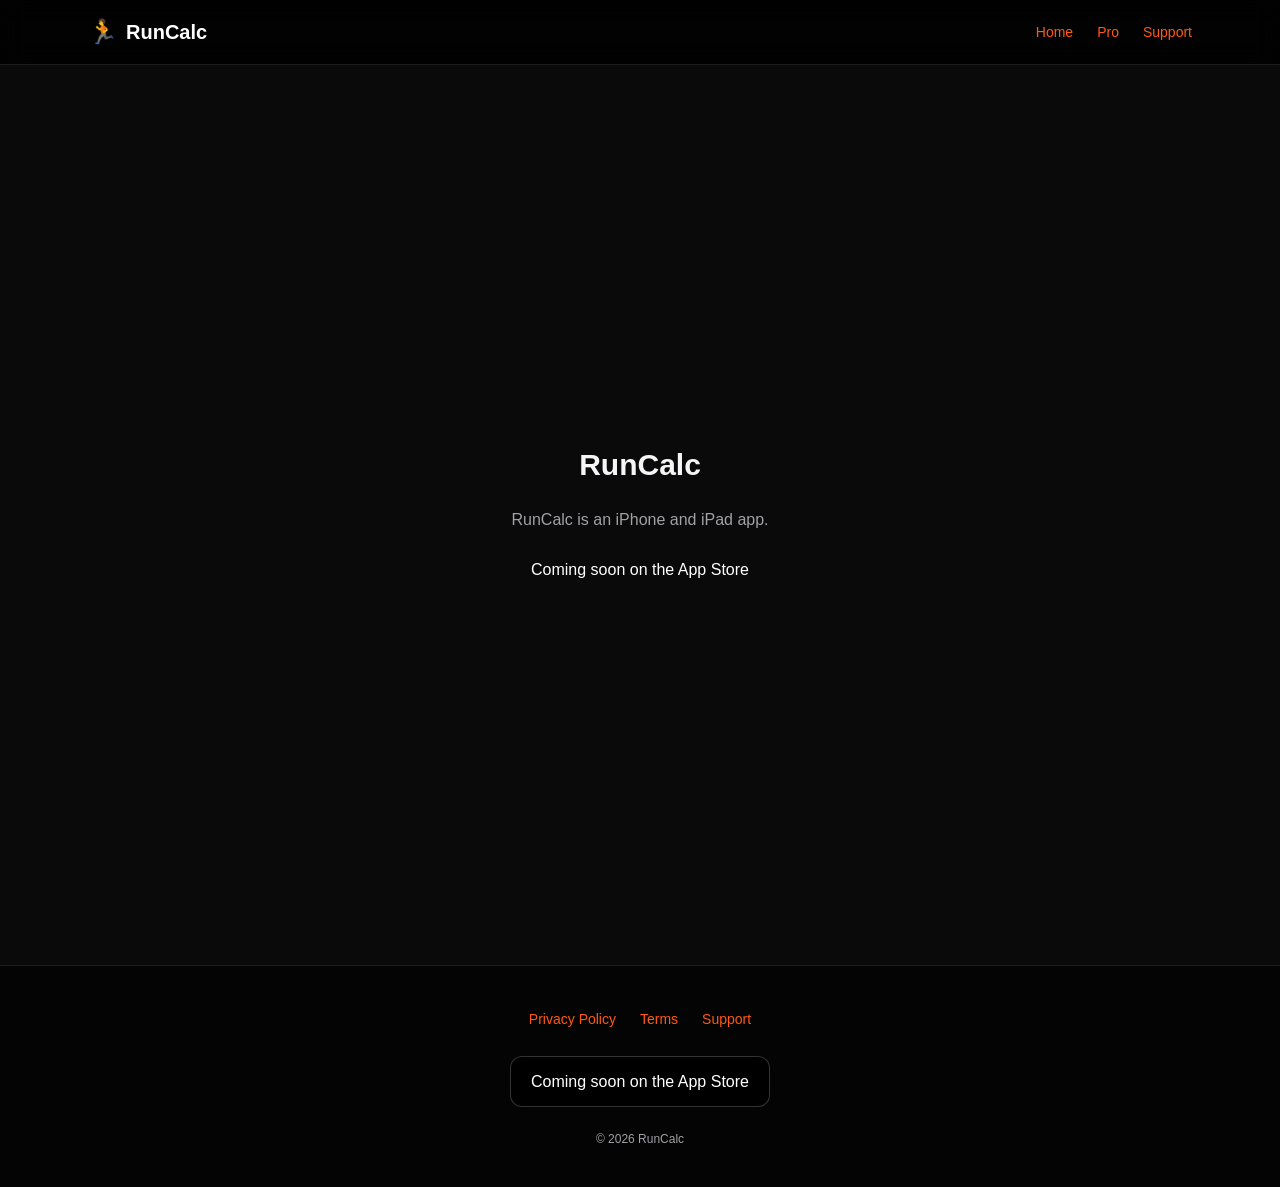
<file: runcalc/download/index.html>
<!DOCTYPE html><html lang="en"><head><meta charSet="utf-8"/><meta name="viewport" content="width=device-width, initial-scale=1"/><link rel="stylesheet" href="/runcalc/_next/static/css/8591907274ff9685.css" data-precedence="next"/><link rel="preload" as="script" fetchPriority="low" href="/runcalc/_next/static/chunks/webpack-6052e241d42b8971.js"/><script src="/runcalc/_next/static/chunks/4bd1b696-c7408084347438ae.js" async=""></script><script src="/runcalc/_next/static/chunks/794-cd0c486b5639f4c2.js" async=""></script><script src="/runcalc/_next/static/chunks/main-app-51657886061e368a.js" async=""></script><script src="/runcalc/_next/static/chunks/500-fc3b64d9ff4a32a7.js" async=""></script><script src="/runcalc/_next/static/chunks/app/layout-462e2d021a18f28c.js" async=""></script><script src="/runcalc/_next/static/chunks/app/page-a1d7ae2c3fb1c651.js" async=""></script><script src="/runcalc/_next/static/chunks/app/download/page-eb50a5399f2953fd.js" async=""></script><title>RunCalc — Intelligent Running Coach</title><meta name="description" content="RunCalc tracks your routes, monitors your goals, and suggests the right workout — powered by your HealthKit data."/><meta property="og:title" content="RunCalc — Intelligent Running Coach"/><meta property="og:description" content="RunCalc tracks your routes, monitors your goals, and suggests the right workout — powered by your HealthKit data."/><meta property="og:url" content="https://flewsoft.com/runcalc/"/><meta property="og:site_name" content="RunCalc"/><meta property="og:locale" content="en_US"/><meta property="og:type" content="website"/><meta name="twitter:card" content="summary"/><meta name="twitter:title" content="RunCalc — Intelligent Running Coach"/><meta name="twitter:description" content="RunCalc tracks your routes, monitors your goals, and suggests the right workout — powered by your HealthKit data."/><script src="/runcalc/_next/static/chunks/polyfills-42372ed130431b0a.js" noModule=""></script></head><body class="flex flex-col min-h-screen"><div hidden=""><!--$--><!--/$--></div><header class="sticky top-0 z-50 bg-black/80 backdrop-blur-md border-b border-white/10"><nav class="max-w-6xl mx-auto px-4 sm:px-6 flex items-center justify-between h-16"><a class="flex items-center gap-2 no-underline group" aria-label="RunCalc home" href="/runcalc/"><span class="text-2xl leading-none" aria-hidden="true">🏃</span><span class="text-xl font-bold text-white group-hover:text-[var(--run-accent)] transition-colors">RunCalc</span></a><ul class="hidden sm:flex items-center gap-6 list-none"><li><a class="text-sm font-medium no-underline transition-colors text-[var(--text-secondary)] hover:text-[var(--text-primary)]" href="/runcalc/">Home</a></li><li><a class="text-sm font-medium no-underline transition-colors text-[var(--text-secondary)] hover:text-[var(--text-primary)]" href="/runcalc/pro/">Pro</a></li><li><a class="text-sm font-medium no-underline transition-colors text-[var(--text-secondary)] hover:text-[var(--text-primary)]" href="/runcalc/support/">Support</a></li></ul><button class="sm:hidden flex flex-col gap-1.5 p-2 text-white" aria-label="Toggle navigation menu" aria-expanded="false"><span class="block w-6 h-0.5 bg-white transition-transform origin-center "></span><span class="block w-6 h-0.5 bg-white transition-opacity "></span><span class="block w-6 h-0.5 bg-white transition-transform origin-center "></span></button></nav></header><main class="flex-1"><main class="min-h-screen bg-[#0a0a0a] flex flex-col items-center justify-center gap-6 p-8 text-center"><h1 class="text-3xl font-bold text-[#f5f5f7]">RunCalc</h1><p class="text-[#a1a1a6]">RunCalc is an iPhone and iPad app.</p><p class="text-white">Coming soon on the App Store</p></main><!--$--><!--/$--></main><footer class="border-t border-white/10 bg-black/60 mt-auto"><div class="max-w-6xl mx-auto px-4 sm:px-6 py-10 flex flex-col items-center gap-6 text-center"><ul class="flex flex-wrap justify-center gap-x-6 gap-y-2 list-none"><li><a class="text-sm text-[var(--text-secondary)] hover:text-[var(--text-primary)] no-underline transition-colors" href="/runcalc/privacy/">Privacy Policy</a></li><li><a class="text-sm text-[var(--text-secondary)] hover:text-[var(--text-primary)] no-underline transition-colors" href="/runcalc/terms/">Terms</a></li><li><a class="text-sm text-[var(--text-secondary)] hover:text-[var(--text-primary)] no-underline transition-colors" href="/runcalc/support/">Support</a></li></ul><span class="inline-flex rounded-xl border border-white/20 bg-black px-5 py-3 text-white">Coming soon on the App Store</span><p class="text-xs text-[var(--text-secondary)]">© 2026 RunCalc</p></div></footer><script src="/runcalc/_next/static/chunks/webpack-6052e241d42b8971.js" id="_R_" async=""></script><script>(self.__next_f=self.__next_f||[]).push([0])</script><script>self.__next_f.push([1,"1:\"$Sreact.fragment\"\n2:\"static/chunks/500-fc3b64d9ff4a32a7.js\"\n3:\"static/chunks/app/layout-462e2d021a18f28c.js\"\n4:I[7818,[\"500\",\"$2\",\"177\",\"$3\"],\"default\"]\n5:I[7121,[],\"\"]\n6:I[4581,[],\"\"]\n7:\"static/chunks/app/page-a1d7ae2c3fb1c651.js\"\n8:I[8500,[\"500\",\"$2\",\"974\",\"$7\"],\"\"]\nc:I[1304,[],\"ClientPageRoot\"]\nd:\"static/chunks/app/download/page-eb50a5399f2953fd.js\"\ne:I[6283,[\"351\",\"$d\"],\"default\"]\n11:I[484,[],\"OutletBoundary\"]\n12:\"$Sreact.suspense\"\n14:\"ViewportBoundary\"\n15:I[484,[],\"$14\"]\n17:\"MetadataBoundary\"\n18:I[484,[],\"$17\"]\n1a:I[7123,[],\"default\",1]\n:HL[\"/runcalc/_next/static/css/8591907274ff9685.css\",\"style\"]\na:X\nb:[[\"children\",{\"s\":\"__PAGE__\",\"h\":512,\"d\":{\"r\":[\"$\",\"$1\",\"c\",{\"children\":[[\"$\",\"$Lc\",null,{\"Component\":\"$e\",\"serverProvidedParams\":{\"searchParams\":{},\"params\":{},\"promises\":[\"$@f\",\"$@10\"]}}],null,[\"$\",\"$L11\",null,{\"children\":[\"$\",\"$12\",null,{\"name\":\"Next.MetadataOutlet\",\"children\":\"$@13\"}]}]]}],\"p\":false,\"v\":null}}]]\n9:[[\"children\",{\"s\":\"download\",\"h\":512,\"d\":{\"r\":[\"$\",\"$1\",\"c\",{\"children\":[null,[\"$\",\"$L5\",null,{\"parallelRouterKey\":\"children\",\"error\":\"$undefined\",\"errorStyles\":\"$undefined\",\"errorScripts\":\"$undefined\",\"template\":[\"$\",\"$L6\",null,{}],\"templateStyles\":\"$undefined\",\"templateScripts\":\"$undefined\",\"notFound\":\"$undefined\",\"forbidden\":\"$undefined\",\"unauthorized\":\"$undefined\"}]]}],\"p\":false,\"v\":\"$a\"},\"c\":\"$Qb\"}]]\n"])</script><script>self.__next_f.push([1,"0:{\"P\":null,\"c\":[\"\",\"download\",\"\"],\"q\":\"\",\"i\":false,\"t\":{\"t\":{\"s\":\"\",\"h\":528,\"d\":{\"r\":[\"$\",\"$1\",\"c\",{\"children\":[[[\"$\",\"link\",\"0\",{\"rel\":\"stylesheet\",\"href\":\"/runcalc/_next/static/css/8591907274ff9685.css\",\"precedence\":\"next\",\"crossOrigin\":\"$undefined\",\"nonce\":\"$undefined\"}]],[\"$\",\"html\",null,{\"lang\":\"en\",\"children\":[\"$\",\"body\",null,{\"className\":\"flex flex-col min-h-screen\",\"children\":[[\"$\",\"$L4\",null,{}],[\"$\",\"main\",null,{\"className\":\"flex-1\",\"children\":[\"$\",\"$L5\",null,{\"parallelRouterKey\":\"children\",\"error\":\"$undefined\",\"errorStyles\":\"$undefined\",\"errorScripts\":\"$undefined\",\"template\":[\"$\",\"$L6\",null,{}],\"templateStyles\":\"$undefined\",\"templateScripts\":\"$undefined\",\"notFound\":[[[\"$\",\"title\",null,{\"children\":\"404: This page could not be found.\"}],[\"$\",\"div\",null,{\"style\":{\"fontFamily\":\"system-ui,\\\"Segoe UI\\\",Roboto,Helvetica,Arial,sans-serif,\\\"Apple Color Emoji\\\",\\\"Segoe UI Emoji\\\"\",\"height\":\"100vh\",\"textAlign\":\"center\",\"display\":\"flex\",\"flexDirection\":\"column\",\"alignItems\":\"center\",\"justifyContent\":\"center\"},\"children\":[\"$\",\"div\",null,{\"children\":[[\"$\",\"style\",null,{\"dangerouslySetInnerHTML\":{\"__html\":\"body{color:#000;background:#fff;margin:0}.next-error-h1{border-right:1px solid rgba(0,0,0,.3)}@media (prefers-color-scheme:dark){body{color:#fff;background:#000}.next-error-h1{border-right:1px solid rgba(255,255,255,.3)}}\"}}],[\"$\",\"h1\",null,{\"className\":\"next-error-h1\",\"style\":{\"display\":\"inline-block\",\"margin\":\"0 20px 0 0\",\"padding\":\"0 23px 0 0\",\"fontSize\":24,\"fontWeight\":500,\"verticalAlign\":\"top\",\"lineHeight\":\"49px\"},\"children\":404}],[\"$\",\"div\",null,{\"style\":{\"display\":\"inline-block\"},\"children\":[\"$\",\"h2\",null,{\"style\":{\"fontSize\":14,\"fontWeight\":400,\"lineHeight\":\"49px\",\"margin\":0},\"children\":\"This page could not be found.\"}]}]]}]}]],[]],\"forbidden\":\"$undefined\",\"unauthorized\":\"$undefined\"}]}],[\"$\",\"footer\",null,{\"className\":\"border-t border-white/10 bg-black/60 mt-auto\",\"children\":[\"$\",\"div\",null,{\"className\":\"max-w-6xl mx-auto px-4 sm:px-6 py-10 flex flex-col items-center gap-6 text-center\",\"children\":[[\"$\",\"ul\",null,{\"className\":\"flex flex-wrap justify-center gap-x-6 gap-y-2 list-none\",\"children\":[[\"$\",\"li\",\"/privacy\",{\"children\":[\"$\",\"$L8\",null,{\"href\":\"/privacy\",\"className\":\"text-sm text-[var(--text-secondary)] hover:text-[var(--text-primary)] no-underline transition-colors\",\"children\":\"Privacy Policy\"}]}],[\"$\",\"li\",\"/terms\",{\"children\":[\"$\",\"$L8\",null,{\"href\":\"/terms\",\"className\":\"text-sm text-[var(--text-secondary)] hover:text-[var(--text-primary)] no-underline transition-colors\",\"children\":\"Terms\"}]}],[\"$\",\"li\",\"/support\",{\"children\":[\"$\",\"$L8\",null,{\"href\":\"/support\",\"className\":\"text-sm text-[var(--text-secondary)] hover:text-[var(--text-primary)] no-underline transition-colors\",\"children\":\"Support\"}]}]]}],[\"$\",\"span\",null,{\"className\":\"inline-flex rounded-xl border border-white/20 bg-black px-5 py-3 text-white\",\"children\":\"Coming soon on the App Store\"}],[\"$\",\"p\",null,{\"className\":\"text-xs text-[var(--text-secondary)]\",\"children\":\"© 2026 RunCalc\"}]]}]}]]}]}]]}],\"p\":false,\"v\":null},\"c\":\"$Q9\"},\"h\":{\"r\":[\"$\",\"$1\",\"h\",{\"children\":[null,[\"$\",\"$L15\",null,{\"children\":\"$L16\"}],[\"$\",\"$L18\",null,{\"children\":[[\"$\",\"div\",null,{\"hidden\":true,\"children\":[\"$\",\"$12\",null,{\"name\":\"Next.Metadata\",\"children\":\"$L19\"}]}],null]}],null]}],\"p\":false,\"v\":null}},\"m\":\"$undefined\",\"G\":[\"$1a\",[]],\"S\":true,\"r\":\"$undefined\",\"s\":\"$undefined\",\"a\":\"$undefined\",\"l\":\"$undefined\",\"p\":\"$undefined\",\"d\":\"$undefined\",\"b\":\"O6sJSD3PTmrGL2bIg9NyU\"}\n"])</script><script>self.__next_f.push([1,"a:C\nf:{}\n10:\"$b:0:1:d:r:props:children:0:props:serverProvidedParams:params\"\n"])</script><script>self.__next_f.push([1,"16:[[\"$\",\"meta\",\"0\",{\"charSet\":\"utf-8\"}],[\"$\",\"meta\",\"1\",{\"name\":\"viewport\",\"content\":\"width=device-width, initial-scale=1\"}]]\n"])</script><script>self.__next_f.push([1,"13:null\n19:[[\"$\",\"title\",\"0\",{\"children\":\"RunCalc — Intelligent Running Coach\"}],[\"$\",\"meta\",\"1\",{\"name\":\"description\",\"content\":\"RunCalc tracks your routes, monitors your goals, and suggests the right workout — powered by your HealthKit data.\"}],[\"$\",\"meta\",\"2\",{\"property\":\"og:title\",\"content\":\"RunCalc — Intelligent Running Coach\"}],[\"$\",\"meta\",\"3\",{\"property\":\"og:description\",\"content\":\"RunCalc tracks your routes, monitors your goals, and suggests the right workout — powered by your HealthKit data.\"}],[\"$\",\"meta\",\"4\",{\"property\":\"og:url\",\"content\":\"https://flewsoft.com/runcalc/\"}],[\"$\",\"meta\",\"5\",{\"property\":\"og:site_name\",\"content\":\"RunCalc\"}],[\"$\",\"meta\",\"6\",{\"property\":\"og:locale\",\"content\":\"en_US\"}],[\"$\",\"meta\",\"7\",{\"property\":\"og:type\",\"content\":\"website\"}],[\"$\",\"meta\",\"8\",{\"name\":\"twitter:card\",\"content\":\"summary\"}],[\"$\",\"meta\",\"9\",{\"name\":\"twitter:title\",\"content\":\"RunCalc — Intelligent Running Coach\"}],[\"$\",\"meta\",\"10\",{\"name\":\"twitter:description\",\"content\":\"RunCalc tracks your routes, monitors your goals, and suggests the right workout — powered by your HealthKit data.\"}]]\n"])</script></body></html>
</file>
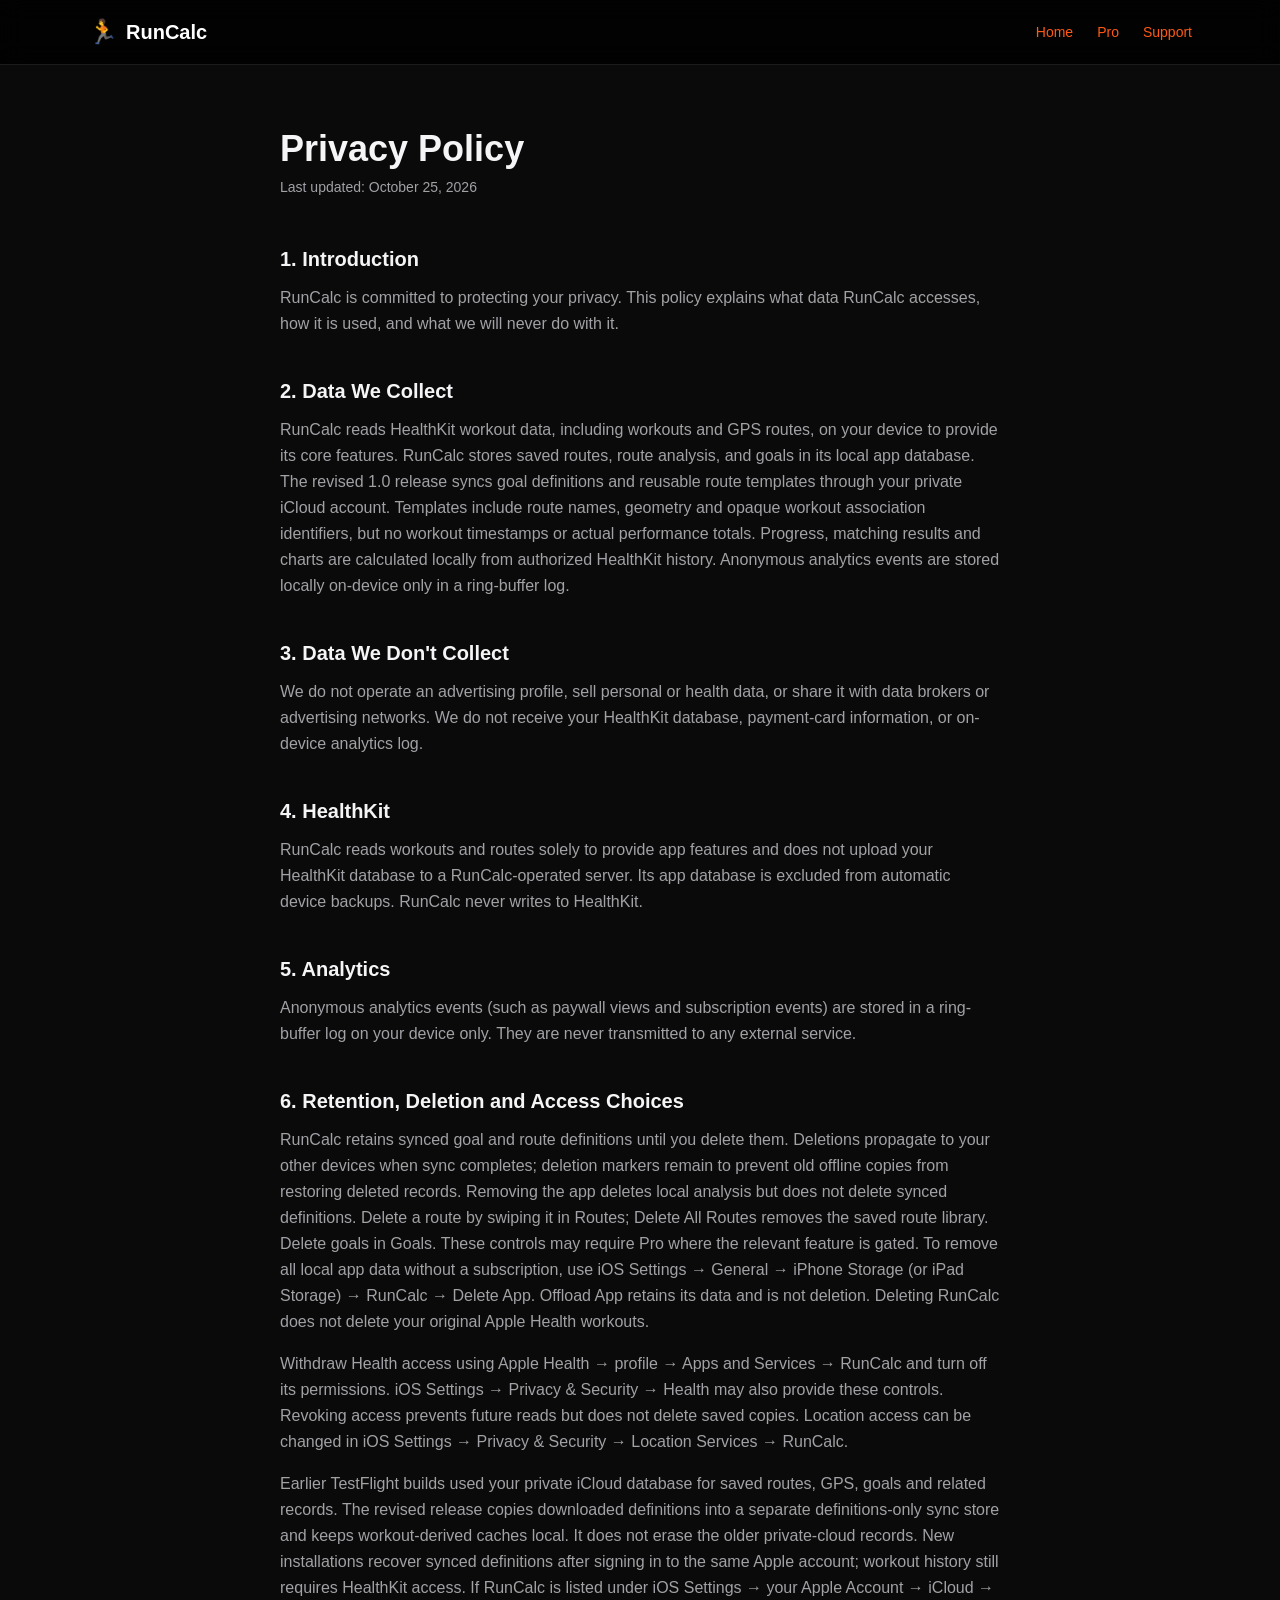
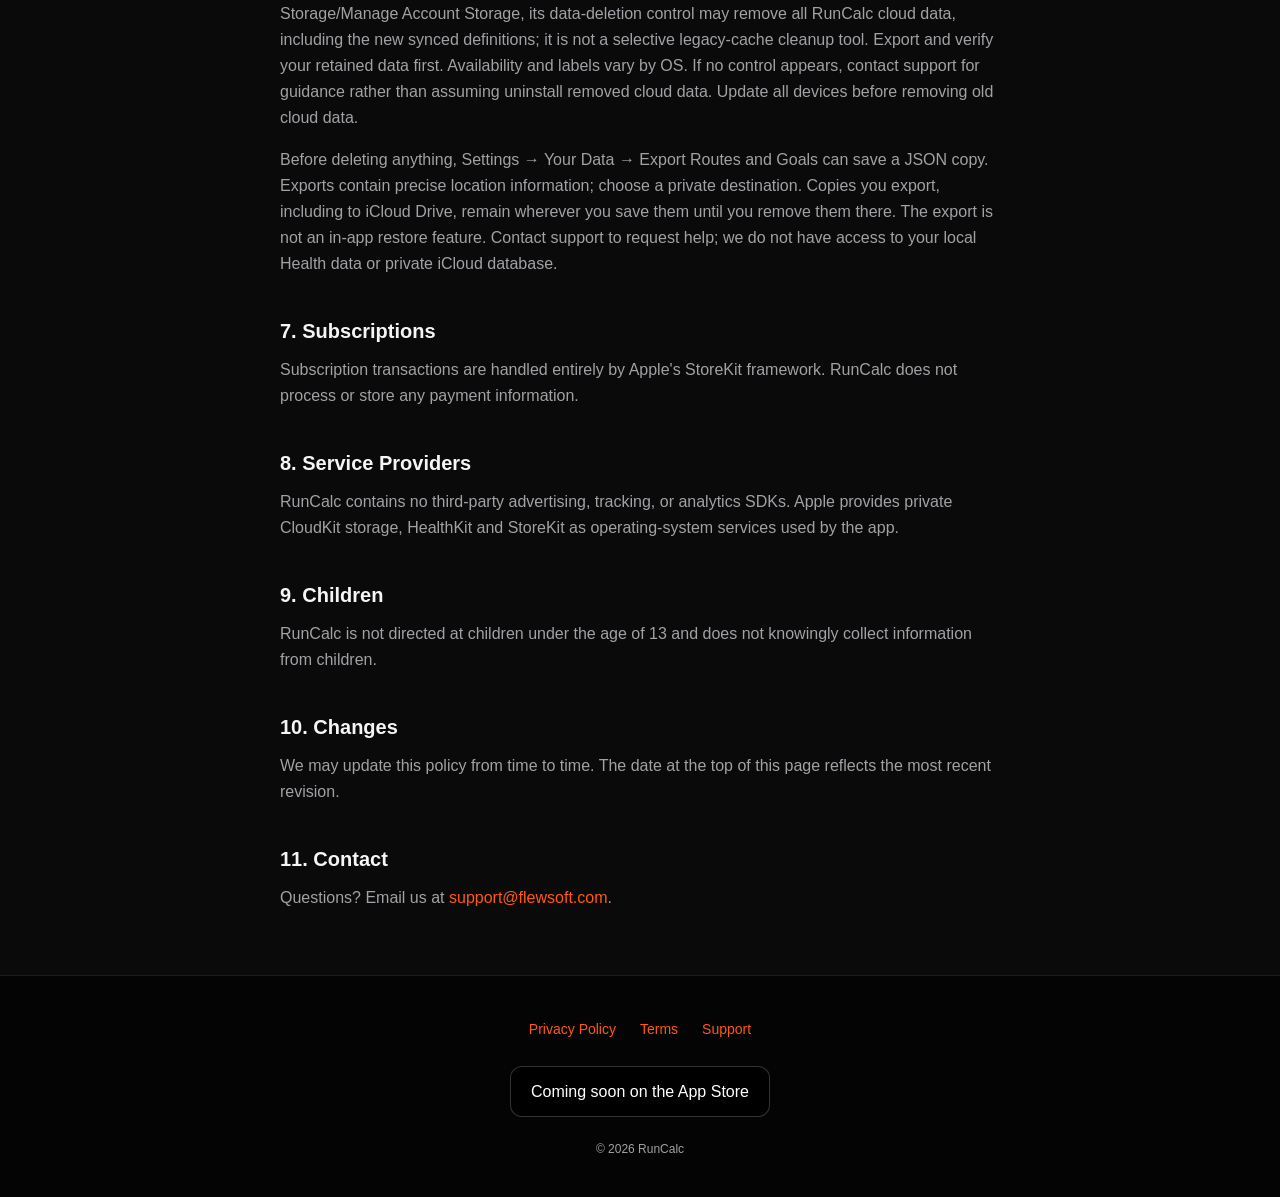
<file: runcalc/privacy/index.html>
<!DOCTYPE html><html lang="en"><head><meta charSet="utf-8"/><meta name="viewport" content="width=device-width, initial-scale=1"/><link rel="stylesheet" href="/runcalc/_next/static/css/8591907274ff9685.css" data-precedence="next"/><link rel="preload" as="script" fetchPriority="low" href="/runcalc/_next/static/chunks/webpack-6052e241d42b8971.js"/><script src="/runcalc/_next/static/chunks/4bd1b696-c7408084347438ae.js" async=""></script><script src="/runcalc/_next/static/chunks/794-cd0c486b5639f4c2.js" async=""></script><script src="/runcalc/_next/static/chunks/main-app-51657886061e368a.js" async=""></script><script src="/runcalc/_next/static/chunks/500-fc3b64d9ff4a32a7.js" async=""></script><script src="/runcalc/_next/static/chunks/app/layout-462e2d021a18f28c.js" async=""></script><script src="/runcalc/_next/static/chunks/app/page-a1d7ae2c3fb1c651.js" async=""></script><title>Privacy Policy | RunCalc</title><meta name="description" content="How RunCalc uses HealthKit data, local storage, and on-device analytics."/><meta property="og:title" content="RunCalc — Intelligent Running Coach"/><meta property="og:description" content="RunCalc tracks your routes, monitors your goals, and suggests the right workout — powered by your HealthKit data."/><meta property="og:url" content="https://flewsoft.com/runcalc/"/><meta property="og:site_name" content="RunCalc"/><meta property="og:locale" content="en_US"/><meta property="og:type" content="website"/><meta name="twitter:card" content="summary"/><meta name="twitter:title" content="RunCalc — Intelligent Running Coach"/><meta name="twitter:description" content="RunCalc tracks your routes, monitors your goals, and suggests the right workout — powered by your HealthKit data."/><script src="/runcalc/_next/static/chunks/polyfills-42372ed130431b0a.js" noModule=""></script></head><body class="flex flex-col min-h-screen"><div hidden=""><!--$--><!--/$--></div><header class="sticky top-0 z-50 bg-black/80 backdrop-blur-md border-b border-white/10"><nav class="max-w-6xl mx-auto px-4 sm:px-6 flex items-center justify-between h-16"><a class="flex items-center gap-2 no-underline group" aria-label="RunCalc home" href="/runcalc/"><span class="text-2xl leading-none" aria-hidden="true">🏃</span><span class="text-xl font-bold text-white group-hover:text-[var(--run-accent)] transition-colors">RunCalc</span></a><ul class="hidden sm:flex items-center gap-6 list-none"><li><a class="text-sm font-medium no-underline transition-colors text-[var(--text-secondary)] hover:text-[var(--text-primary)]" href="/runcalc/">Home</a></li><li><a class="text-sm font-medium no-underline transition-colors text-[var(--text-secondary)] hover:text-[var(--text-primary)]" href="/runcalc/pro/">Pro</a></li><li><a class="text-sm font-medium no-underline transition-colors text-[var(--text-secondary)] hover:text-[var(--text-primary)]" href="/runcalc/support/">Support</a></li></ul><button class="sm:hidden flex flex-col gap-1.5 p-2 text-white" aria-label="Toggle navigation menu" aria-expanded="false"><span class="block w-6 h-0.5 bg-white transition-transform origin-center "></span><span class="block w-6 h-0.5 bg-white transition-opacity "></span><span class="block w-6 h-0.5 bg-white transition-transform origin-center "></span></button></nav></header><main class="flex-1"><div class="px-4 sm:px-6 py-16 max-w-3xl mx-auto"><h1 class="text-4xl font-bold text-[var(--text-primary)] mb-2">Privacy Policy</h1><p class="text-sm text-[var(--text-secondary)] mb-12">Last updated: October 25, 2026</p><div class="flex flex-col gap-10 text-[var(--text-secondary)] leading-relaxed"><section><h2 class="text-xl font-semibold text-[var(--text-primary)] mb-3">1. Introduction</h2><p>RunCalc is committed to protecting your privacy. This policy explains what data RunCalc accesses, how it is used, and what we will never do with it.</p></section><section><h2 class="text-xl font-semibold text-[var(--text-primary)] mb-3">2. Data We Collect</h2><p>RunCalc reads HealthKit workout data, including workouts and GPS routes, on your device to provide its core features. RunCalc stores saved routes, route analysis, and goals in its local app database. The revised 1.0 release syncs goal definitions and reusable route templates through your private iCloud account. Templates include route names, geometry and opaque workout association identifiers, but no workout timestamps or actual performance totals. Progress, matching results and charts are calculated locally from authorized HealthKit history. Anonymous analytics events are stored locally on-device only in a ring-buffer log.</p></section><section><h2 class="text-xl font-semibold text-[var(--text-primary)] mb-3">3. Data We Don&#x27;t Collect</h2><p>We do not operate an advertising profile, sell personal or health data, or share it with data brokers or advertising networks. We do not receive your HealthKit database, payment-card information, or on-device analytics log.</p></section><section><h2 class="text-xl font-semibold text-[var(--text-primary)] mb-3">4. HealthKit</h2><p>RunCalc reads workouts and routes solely to provide app features and does not upload your HealthKit database to a RunCalc-operated server. Its app database is excluded from automatic device backups. RunCalc never writes to HealthKit.</p></section><section><h2 class="text-xl font-semibold text-[var(--text-primary)] mb-3">5. Analytics</h2><p>Anonymous analytics events (such as paywall views and subscription events) are stored in a ring-buffer log on your device only. They are never transmitted to any external service.</p></section><section><h2 class="text-xl font-semibold text-[var(--text-primary)] mb-3">6. Retention, Deletion and Access Choices</h2><p>RunCalc retains synced goal and route definitions until you delete them. Deletions propagate to your other devices when sync completes; deletion markers remain to prevent old offline copies from restoring deleted records. Removing the app deletes local analysis but does not delete synced definitions. Delete a route by swiping it in Routes; Delete All Routes removes the saved route library. Delete goals in Goals. These controls may require Pro where the relevant feature is gated. To remove all local app data without a subscription, use iOS Settings → General → iPhone Storage (or iPad Storage) → RunCalc → Delete App. Offload App retains its data and is not deletion. Deleting RunCalc does not delete your original Apple Health workouts.</p><p class="mt-4">Withdraw Health access using Apple Health → profile → Apps and Services → RunCalc and turn off its permissions. iOS Settings → Privacy &amp; Security → Health may also provide these controls. Revoking access prevents future reads but does not delete saved copies. Location access can be changed in iOS Settings → Privacy &amp; Security → Location Services → RunCalc.</p><p class="mt-4">Earlier TestFlight builds used your private iCloud database for saved routes, GPS, goals and related records. The revised release copies downloaded definitions into a separate definitions-only sync store and keeps workout-derived caches local. It does not erase the older private-cloud records. New installations recover synced definitions after signing in to the same Apple account; workout history still requires HealthKit access. If RunCalc is listed under iOS Settings → your Apple Account → iCloud → Storage/Manage Account Storage, its data-deletion control may remove all RunCalc cloud data, including the new synced definitions; it is not a selective legacy-cache cleanup tool. Export and verify your retained data first. Availability and labels vary by OS. If no control appears, contact support for guidance rather than assuming uninstall removed cloud data. Update all devices before removing old cloud data.</p><p class="mt-4">Before deleting anything, Settings → Your Data → Export Routes and Goals can save a JSON copy. Exports contain precise location information; choose a private destination. Copies you export, including to iCloud Drive, remain wherever you save them until you remove them there. The export is not an in-app restore feature. Contact support to request help; we do not have access to your local Health data or private iCloud database.</p></section><section><h2 class="text-xl font-semibold text-[var(--text-primary)] mb-3">7. Subscriptions</h2><p>Subscription transactions are handled entirely by Apple&#x27;s StoreKit framework. RunCalc does not process or store any payment information.</p></section><section><h2 class="text-xl font-semibold text-[var(--text-primary)] mb-3">8. Service Providers</h2><p>RunCalc contains no third-party advertising, tracking, or analytics SDKs. Apple provides private CloudKit storage, HealthKit and StoreKit as operating-system services used by the app.</p></section><section><h2 class="text-xl font-semibold text-[var(--text-primary)] mb-3">9. Children</h2><p>RunCalc is not directed at children under the age of 13 and does not knowingly collect information from children.</p></section><section><h2 class="text-xl font-semibold text-[var(--text-primary)] mb-3">10. Changes</h2><p>We may update this policy from time to time. The date at the top of this page reflects the most recent revision.</p></section><section><h2 class="text-xl font-semibold text-[var(--text-primary)] mb-3">11. Contact</h2><p>Questions? Email us at<!-- --> <a href="mailto:support@flewsoft.com" class="text-[var(--run-accent)] hover:underline">support@flewsoft.com</a>.</p></section></div></div><!--$--><!--/$--></main><footer class="border-t border-white/10 bg-black/60 mt-auto"><div class="max-w-6xl mx-auto px-4 sm:px-6 py-10 flex flex-col items-center gap-6 text-center"><ul class="flex flex-wrap justify-center gap-x-6 gap-y-2 list-none"><li><a class="text-sm text-[var(--text-secondary)] hover:text-[var(--text-primary)] no-underline transition-colors" href="/runcalc/privacy/">Privacy Policy</a></li><li><a class="text-sm text-[var(--text-secondary)] hover:text-[var(--text-primary)] no-underline transition-colors" href="/runcalc/terms/">Terms</a></li><li><a class="text-sm text-[var(--text-secondary)] hover:text-[var(--text-primary)] no-underline transition-colors" href="/runcalc/support/">Support</a></li></ul><span class="inline-flex rounded-xl border border-white/20 bg-black px-5 py-3 text-white">Coming soon on the App Store</span><p class="text-xs text-[var(--text-secondary)]">© 2026 RunCalc</p></div></footer><script src="/runcalc/_next/static/chunks/webpack-6052e241d42b8971.js" id="_R_" async=""></script><script>(self.__next_f=self.__next_f||[]).push([0])</script><script>self.__next_f.push([1,"1:\"$Sreact.fragment\"\n2:\"static/chunks/500-fc3b64d9ff4a32a7.js\"\n3:\"static/chunks/app/layout-462e2d021a18f28c.js\"\n4:I[7818,[\"500\",\"$2\",\"177\",\"$3\"],\"default\"]\n5:I[7121,[],\"\"]\n6:I[4581,[],\"\"]\n7:\"static/chunks/app/page-a1d7ae2c3fb1c651.js\"\n8:I[8500,[\"500\",\"$2\",\"974\",\"$7\"],\"\"]\n16:\"ViewportBoundary\"\n17:I[484,[],\"$16\"]\n19:\"MetadataBoundary\"\n1a:I[484,[],\"$19\"]\n1b:\"$Sreact.suspense\"\n1d:I[7123,[],\"default\",1]\n:HL[\"/runcalc/_next/static/css/8591907274ff9685.css\",\"style\"]\na:X\n"])</script><script>self.__next_f.push([1,"b:[[\"children\",{\"s\":\"__PAGE__\",\"h\":512,\"d\":{\"r\":[\"$\",\"$1\",\"c\",{\"children\":[[\"$\",\"div\",null,{\"className\":\"px-4 sm:px-6 py-16 max-w-3xl mx-auto\",\"children\":[[\"$\",\"h1\",null,{\"className\":\"text-4xl font-bold text-[var(--text-primary)] mb-2\",\"children\":\"Privacy Policy\"}],[\"$\",\"p\",null,{\"className\":\"text-sm text-[var(--text-secondary)] mb-12\",\"children\":\"Last updated: October 25, 2026\"}],[\"$\",\"div\",null,{\"className\":\"flex flex-col gap-10 text-[var(--text-secondary)] leading-relaxed\",\"children\":[[\"$\",\"section\",null,{\"children\":[[\"$\",\"h2\",null,{\"className\":\"text-xl font-semibold text-[var(--text-primary)] mb-3\",\"children\":\"1. Introduction\"}],[\"$\",\"p\",null,{\"children\":\"RunCalc is committed to protecting your privacy. This policy explains what data RunCalc accesses, how it is used, and what we will never do with it.\"}]]}],[\"$\",\"section\",null,{\"children\":[[\"$\",\"h2\",null,{\"className\":\"text-xl font-semibold text-[var(--text-primary)] mb-3\",\"children\":\"2. Data We Collect\"}],[\"$\",\"p\",null,{\"children\":\"RunCalc reads HealthKit workout data, including workouts and GPS routes, on your device to provide its core features. RunCalc stores saved routes, route analysis, and goals in its local app database. The revised 1.0 release syncs goal definitions and reusable route templates through your private iCloud account. Templates include route names, geometry and opaque workout association identifiers, but no workout timestamps or actual performance totals. Progress, matching results and charts are calculated locally from authorized HealthKit history. Anonymous analytics events are stored locally on-device only in a ring-buffer log.\"}]]}],\"$Lc\",\"$Ld\",\"$Le\",\"$Lf\",\"$L10\",\"$L11\",\"$L12\",\"$L13\",\"$L14\"]}]]}],null,\"$L15\"]}],\"p\":false,\"v\":null}}]]\n"])</script><script>self.__next_f.push([1,"9:[[\"children\",{\"s\":\"privacy\",\"h\":512,\"d\":{\"r\":[\"$\",\"$1\",\"c\",{\"children\":[null,[\"$\",\"$L5\",null,{\"parallelRouterKey\":\"children\",\"error\":\"$undefined\",\"errorStyles\":\"$undefined\",\"errorScripts\":\"$undefined\",\"template\":[\"$\",\"$L6\",null,{}],\"templateStyles\":\"$undefined\",\"templateScripts\":\"$undefined\",\"notFound\":\"$undefined\",\"forbidden\":\"$undefined\",\"unauthorized\":\"$undefined\"}]]}],\"p\":false,\"v\":\"$a\"},\"c\":\"$Qb\"}]]\n"])</script><script>self.__next_f.push([1,"0:{\"P\":null,\"c\":[\"\",\"privacy\",\"\"],\"q\":\"\",\"i\":false,\"t\":{\"t\":{\"s\":\"\",\"h\":528,\"d\":{\"r\":[\"$\",\"$1\",\"c\",{\"children\":[[[\"$\",\"link\",\"0\",{\"rel\":\"stylesheet\",\"href\":\"/runcalc/_next/static/css/8591907274ff9685.css\",\"precedence\":\"next\",\"crossOrigin\":\"$undefined\",\"nonce\":\"$undefined\"}]],[\"$\",\"html\",null,{\"lang\":\"en\",\"children\":[\"$\",\"body\",null,{\"className\":\"flex flex-col min-h-screen\",\"children\":[[\"$\",\"$L4\",null,{}],[\"$\",\"main\",null,{\"className\":\"flex-1\",\"children\":[\"$\",\"$L5\",null,{\"parallelRouterKey\":\"children\",\"error\":\"$undefined\",\"errorStyles\":\"$undefined\",\"errorScripts\":\"$undefined\",\"template\":[\"$\",\"$L6\",null,{}],\"templateStyles\":\"$undefined\",\"templateScripts\":\"$undefined\",\"notFound\":[[[\"$\",\"title\",null,{\"children\":\"404: This page could not be found.\"}],[\"$\",\"div\",null,{\"style\":{\"fontFamily\":\"system-ui,\\\"Segoe UI\\\",Roboto,Helvetica,Arial,sans-serif,\\\"Apple Color Emoji\\\",\\\"Segoe UI Emoji\\\"\",\"height\":\"100vh\",\"textAlign\":\"center\",\"display\":\"flex\",\"flexDirection\":\"column\",\"alignItems\":\"center\",\"justifyContent\":\"center\"},\"children\":[\"$\",\"div\",null,{\"children\":[[\"$\",\"style\",null,{\"dangerouslySetInnerHTML\":{\"__html\":\"body{color:#000;background:#fff;margin:0}.next-error-h1{border-right:1px solid rgba(0,0,0,.3)}@media (prefers-color-scheme:dark){body{color:#fff;background:#000}.next-error-h1{border-right:1px solid rgba(255,255,255,.3)}}\"}}],[\"$\",\"h1\",null,{\"className\":\"next-error-h1\",\"style\":{\"display\":\"inline-block\",\"margin\":\"0 20px 0 0\",\"padding\":\"0 23px 0 0\",\"fontSize\":24,\"fontWeight\":500,\"verticalAlign\":\"top\",\"lineHeight\":\"49px\"},\"children\":404}],[\"$\",\"div\",null,{\"style\":{\"display\":\"inline-block\"},\"children\":[\"$\",\"h2\",null,{\"style\":{\"fontSize\":14,\"fontWeight\":400,\"lineHeight\":\"49px\",\"margin\":0},\"children\":\"This page could not be found.\"}]}]]}]}]],[]],\"forbidden\":\"$undefined\",\"unauthorized\":\"$undefined\"}]}],[\"$\",\"footer\",null,{\"className\":\"border-t border-white/10 bg-black/60 mt-auto\",\"children\":[\"$\",\"div\",null,{\"className\":\"max-w-6xl mx-auto px-4 sm:px-6 py-10 flex flex-col items-center gap-6 text-center\",\"children\":[[\"$\",\"ul\",null,{\"className\":\"flex flex-wrap justify-center gap-x-6 gap-y-2 list-none\",\"children\":[[\"$\",\"li\",\"/privacy\",{\"children\":[\"$\",\"$L8\",null,{\"href\":\"/privacy\",\"className\":\"text-sm text-[var(--text-secondary)] hover:text-[var(--text-primary)] no-underline transition-colors\",\"children\":\"Privacy Policy\"}]}],[\"$\",\"li\",\"/terms\",{\"children\":[\"$\",\"$L8\",null,{\"href\":\"/terms\",\"className\":\"text-sm text-[var(--text-secondary)] hover:text-[var(--text-primary)] no-underline transition-colors\",\"children\":\"Terms\"}]}],[\"$\",\"li\",\"/support\",{\"children\":[\"$\",\"$L8\",null,{\"href\":\"/support\",\"className\":\"text-sm text-[var(--text-secondary)] hover:text-[var(--text-primary)] no-underline transition-colors\",\"children\":\"Support\"}]}]]}],[\"$\",\"span\",null,{\"className\":\"inline-flex rounded-xl border border-white/20 bg-black px-5 py-3 text-white\",\"children\":\"Coming soon on the App Store\"}],[\"$\",\"p\",null,{\"className\":\"text-xs text-[var(--text-secondary)]\",\"children\":\"© 2026 RunCalc\"}]]}]}]]}]}]]}],\"p\":false,\"v\":null},\"c\":\"$Q9\"},\"h\":{\"r\":[\"$\",\"$1\",\"h\",{\"children\":[null,[\"$\",\"$L17\",null,{\"children\":\"$L18\"}],[\"$\",\"$L1a\",null,{\"children\":[[\"$\",\"div\",null,{\"hidden\":true,\"children\":[\"$\",\"$1b\",null,{\"name\":\"Next.Metadata\",\"children\":\"$L1c\"}]}],null]}],null]}],\"p\":false,\"v\":null}},\"m\":\"$undefined\",\"G\":[\"$1d\",[]],\"S\":true,\"r\":\"$undefined\",\"s\":\"$undefined\",\"a\":\"$undefined\",\"l\":\"$undefined\",\"p\":\"$undefined\",\"d\":\"$undefined\",\"b\":\"O6sJSD3PTmrGL2bIg9NyU\"}\n"])</script><script>self.__next_f.push([1,"1e:I[484,[],\"OutletBoundary\"]\na:C\nc:[\"$\",\"section\",null,{\"children\":[[\"$\",\"h2\",null,{\"className\":\"text-xl font-semibold text-[var(--text-primary)] mb-3\",\"children\":\"3. Data We Don't Collect\"}],[\"$\",\"p\",null,{\"children\":\"We do not operate an advertising profile, sell personal or health data, or share it with data brokers or advertising networks. We do not receive your HealthKit database, payment-card information, or on-device analytics log.\"}]]}]\nd:[\"$\",\"section\",null,{\"children\":[[\"$\",\"h2\",null,{\"className\":\"text-xl font-semibold text-[var(--text-primary)] mb-3\",\"children\":\"4. HealthKit\"}],[\"$\",\"p\",null,{\"children\":\"RunCalc reads workouts and routes solely to provide app features and does not upload your HealthKit database to a RunCalc-operated server. Its app database is excluded from automatic device backups. RunCalc never writes to HealthKit.\"}]]}]\ne:[\"$\",\"section\",null,{\"children\":[[\"$\",\"h2\",null,{\"className\":\"text-xl font-semibold text-[var(--text-primary)] mb-3\",\"children\":\"5. Analytics\"}],[\"$\",\"p\",null,{\"children\":\"Anonymous analytics events (such as paywall views and subscription events) are stored in a ring-buffer log on your device only. They are never transmitted to any external service.\"}]]}]\n"])</script><script>self.__next_f.push([1,"f:[\"$\",\"section\",null,{\"children\":[[\"$\",\"h2\",null,{\"className\":\"text-xl font-semibold text-[var(--text-primary)] mb-3\",\"children\":\"6. Retention, Deletion and Access Choices\"}],[\"$\",\"p\",null,{\"children\":\"RunCalc retains synced goal and route definitions until you delete them. Deletions propagate to your other devices when sync completes; deletion markers remain to prevent old offline copies from restoring deleted records. Removing the app deletes local analysis but does not delete synced definitions. Delete a route by swiping it in Routes; Delete All Routes removes the saved route library. Delete goals in Goals. These controls may require Pro where the relevant feature is gated. To remove all local app data without a subscription, use iOS Settings → General → iPhone Storage (or iPad Storage) → RunCalc → Delete App. Offload App retains its data and is not deletion. Deleting RunCalc does not delete your original Apple Health workouts.\"}],[\"$\",\"p\",null,{\"className\":\"mt-4\",\"children\":\"Withdraw Health access using Apple Health → profile → Apps and Services → RunCalc and turn off its permissions. iOS Settings → Privacy \u0026 Security → Health may also provide these controls. Revoking access prevents future reads but does not delete saved copies. Location access can be changed in iOS Settings → Privacy \u0026 Security → Location Services → RunCalc.\"}],[\"$\",\"p\",null,{\"className\":\"mt-4\",\"children\":\"Earlier TestFlight builds used your private iCloud database for saved routes, GPS, goals and related records. The revised release copies downloaded definitions into a separate definitions-only sync store and keeps workout-derived caches local. It does not erase the older private-cloud records. New installations recover synced definitions after signing in to the same Apple account; workout history still requires HealthKit access. If RunCalc is listed under iOS Settings → your Apple Account → iCloud → Storage/Manage Account Storage, its data-deletion control may remove all RunCalc cloud data, including the new synced definitions; it is not a selective legacy-cache cleanup tool. Export and verify your retained data first. Availability and labels vary by OS. If no control appears, contact support for guidance rather than assuming uninstall removed cloud data. Update all devices before removing old cloud data.\"}],[\"$\",\"p\",null,{\"className\":\"mt-4\",\"children\":\"Before deleting anything, Settings → Your Data → Export Routes and Goals can save a JSON copy. Exports contain precise location information; choose a private destination. Copies you export, including to iCloud Drive, remain wherever you save them until you remove them there. The export is not an in-app restore feature. Contact support to request help; we do not have access to your local Health data or private iCloud database.\"}]]}]\n"])</script><script>self.__next_f.push([1,"10:[\"$\",\"section\",null,{\"children\":[[\"$\",\"h2\",null,{\"className\":\"text-xl font-semibold text-[var(--text-primary)] mb-3\",\"children\":\"7. Subscriptions\"}],[\"$\",\"p\",null,{\"children\":\"Subscription transactions are handled entirely by Apple's StoreKit framework. RunCalc does not process or store any payment information.\"}]]}]\n11:[\"$\",\"section\",null,{\"children\":[[\"$\",\"h2\",null,{\"className\":\"text-xl font-semibold text-[var(--text-primary)] mb-3\",\"children\":\"8. Service Providers\"}],[\"$\",\"p\",null,{\"children\":\"RunCalc contains no third-party advertising, tracking, or analytics SDKs. Apple provides private CloudKit storage, HealthKit and StoreKit as operating-system services used by the app.\"}]]}]\n12:[\"$\",\"section\",null,{\"children\":[[\"$\",\"h2\",null,{\"className\":\"text-xl font-semibold text-[var(--text-primary)] mb-3\",\"children\":\"9. Children\"}],[\"$\",\"p\",null,{\"children\":\"RunCalc is not directed at children under the age of 13 and does not knowingly collect information from children.\"}]]}]\n13:[\"$\",\"section\",null,{\"children\":[[\"$\",\"h2\",null,{\"className\":\"text-xl font-semibold text-[var(--text-primary)] mb-3\",\"children\":\"10. Changes\"}],[\"$\",\"p\",null,{\"children\":\"We may update this policy from time to time. The date at the top of this page reflects the most recent revision.\"}]]}]\n14:[\"$\",\"section\",null,{\"children\":[[\"$\",\"h2\",null,{\"className\":\"text-xl font-semibold text-[var(--text-primary)] mb-3\",\"children\":\"11. Contact\"}],[\"$\",\"p\",null,{\"children\":[\"Questions? Email us at\",\" \",[\"$\",\"a\",null,{\"href\":\"mailto:support@flewsoft.com\",\"className\":\"text-[var(--run-accent)] hover:underline\",\"children\":\"support@flewsoft.com\"}],\".\"]}]]}]\n15:[\"$\",\"$L1e\",null,{\"children\":[\"$\",\"$1b\",null,{\"name\":\"Next.MetadataOutlet\",\"children\":\"$@1f\"}]}]\n"])</script><script>self.__next_f.push([1,"18:[[\"$\",\"meta\",\"0\",{\"charSet\":\"utf-8\"}],[\"$\",\"meta\",\"1\",{\"name\":\"viewport\",\"content\":\"width=device-width, initial-scale=1\"}]]\n"])</script><script>self.__next_f.push([1,"1c:[[\"$\",\"title\",\"0\",{\"children\":\"Privacy Policy | RunCalc\"}],[\"$\",\"meta\",\"1\",{\"name\":\"description\",\"content\":\"How RunCalc uses HealthKit data, local storage, and on-device analytics.\"}],[\"$\",\"meta\",\"2\",{\"property\":\"og:title\",\"content\":\"RunCalc — Intelligent Running Coach\"}],[\"$\",\"meta\",\"3\",{\"property\":\"og:description\",\"content\":\"RunCalc tracks your routes, monitors your goals, and suggests the right workout — powered by your HealthKit data.\"}],[\"$\",\"meta\",\"4\",{\"property\":\"og:url\",\"content\":\"https://flewsoft.com/runcalc/\"}],[\"$\",\"meta\",\"5\",{\"property\":\"og:site_name\",\"content\":\"RunCalc\"}],[\"$\",\"meta\",\"6\",{\"property\":\"og:locale\",\"content\":\"en_US\"}],[\"$\",\"meta\",\"7\",{\"property\":\"og:type\",\"content\":\"website\"}],[\"$\",\"meta\",\"8\",{\"name\":\"twitter:card\",\"content\":\"summary\"}],[\"$\",\"meta\",\"9\",{\"name\":\"twitter:title\",\"content\":\"RunCalc — Intelligent Running Coach\"}],[\"$\",\"meta\",\"10\",{\"name\":\"twitter:description\",\"content\":\"RunCalc tracks your routes, monitors your goals, and suggests the right workout — powered by your HealthKit data.\"}]]\n1f:null\n"])</script></body></html>
</file>
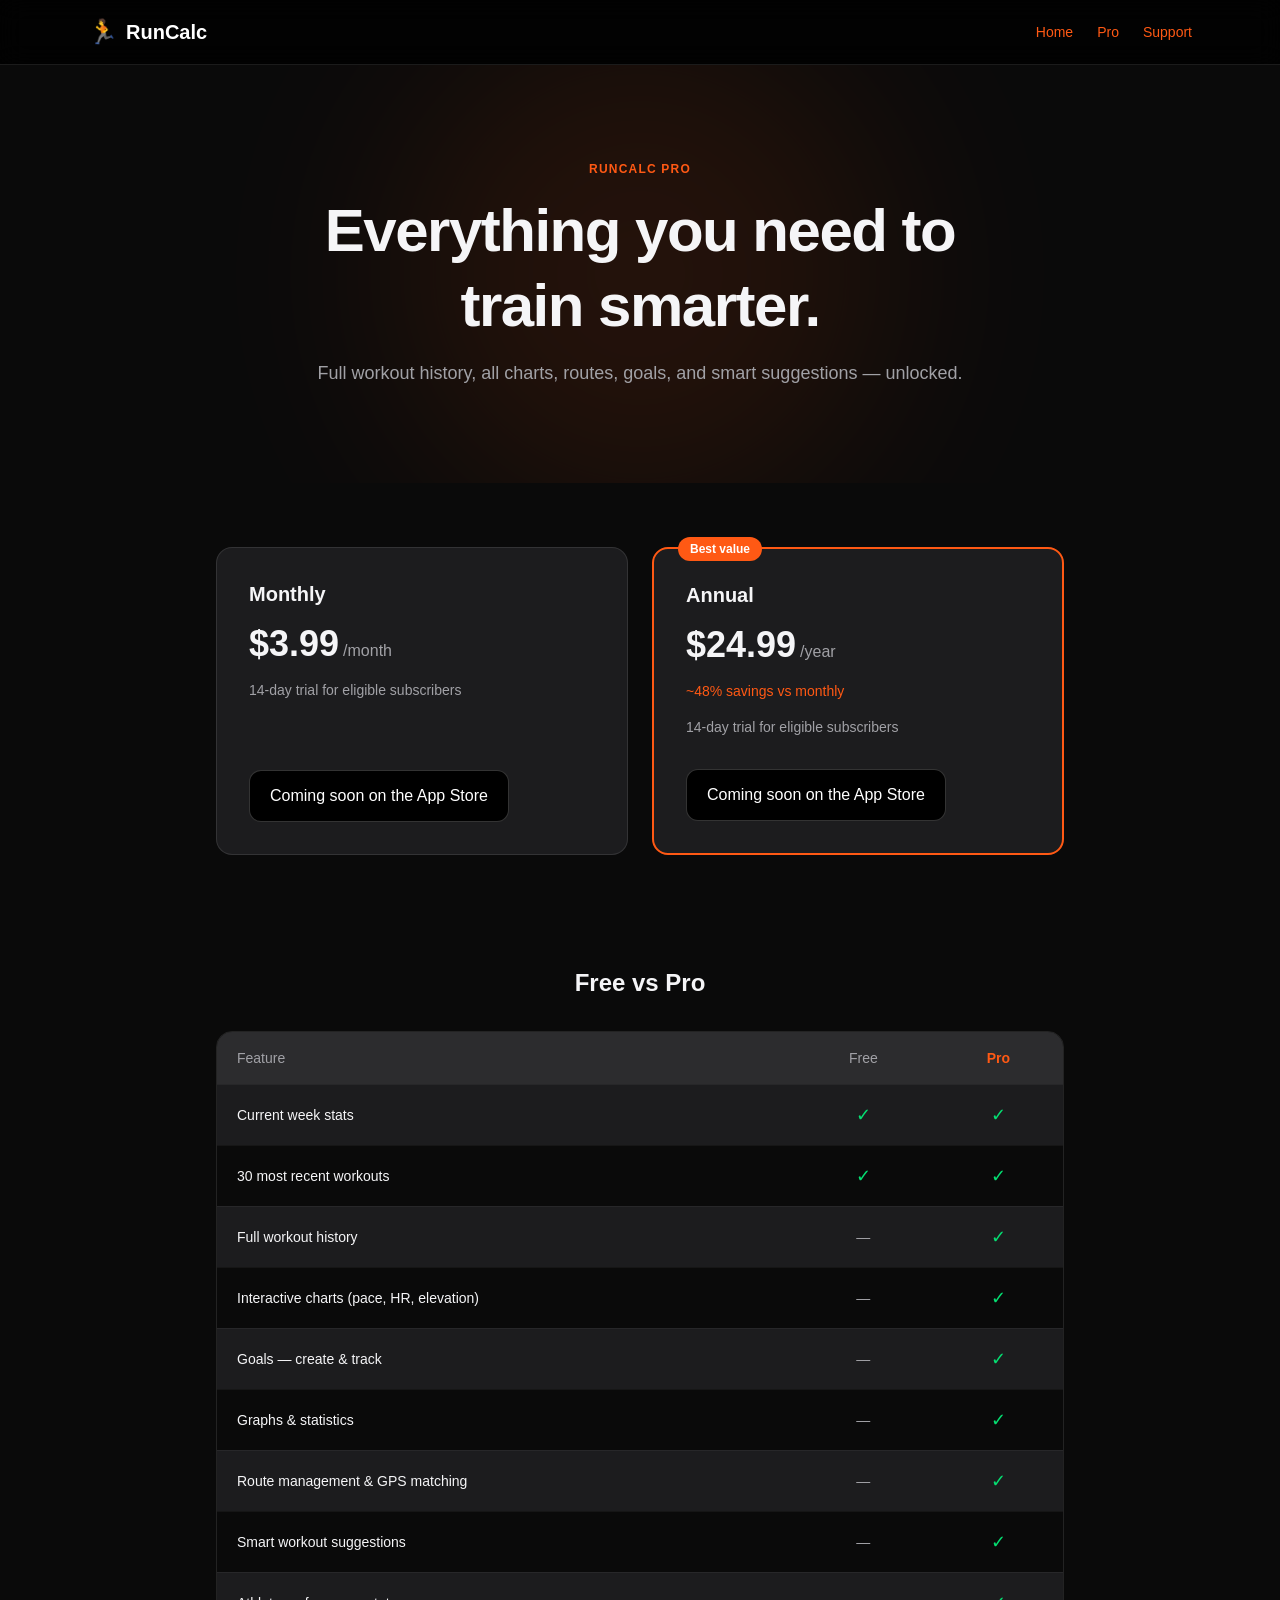
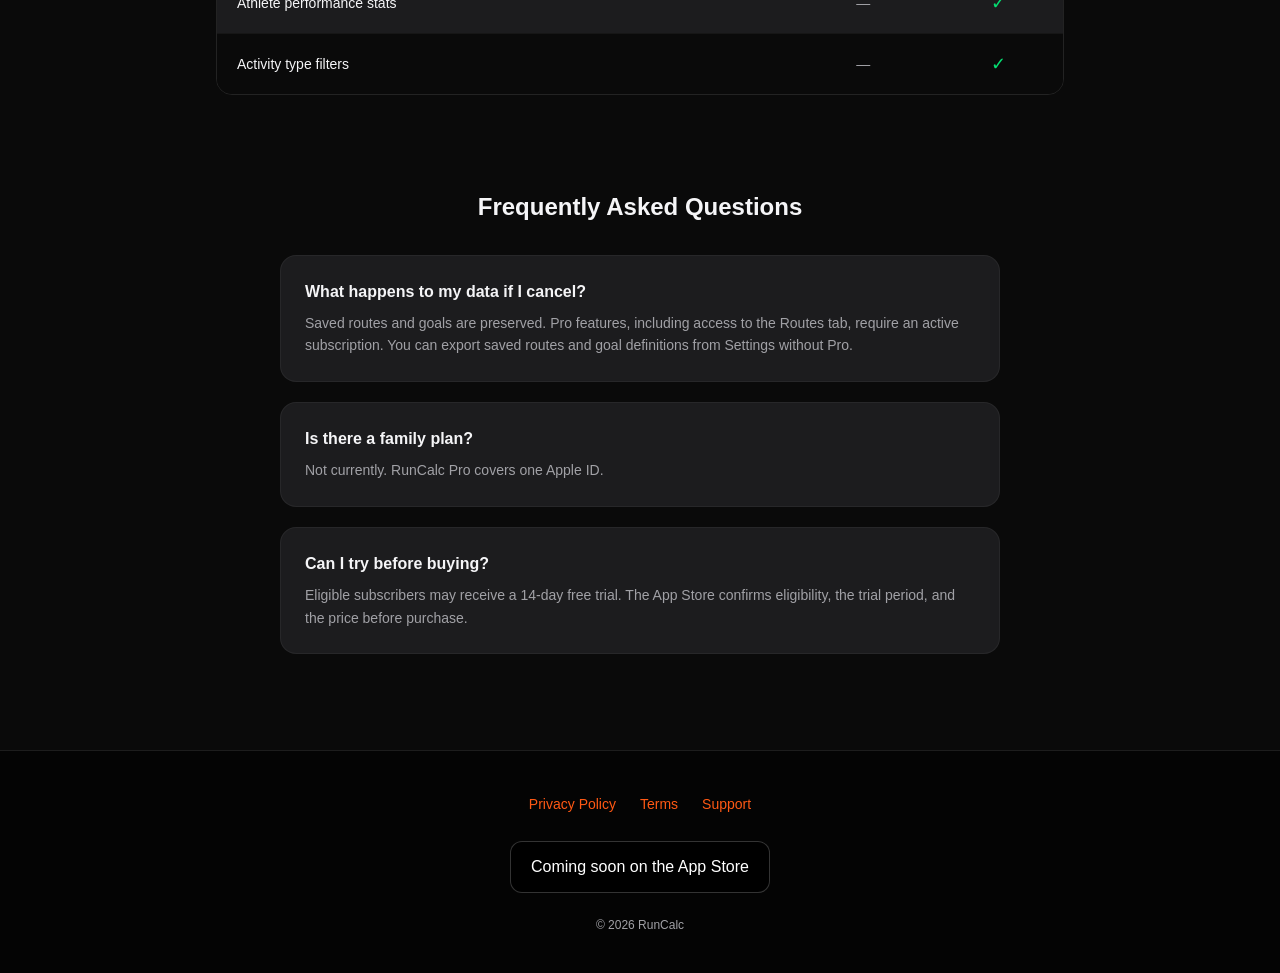
<file: runcalc/pro/index.html>
<!DOCTYPE html><html lang="en"><head><meta charSet="utf-8"/><meta name="viewport" content="width=device-width, initial-scale=1"/><link rel="stylesheet" href="/runcalc/_next/static/css/8591907274ff9685.css" data-precedence="next"/><link rel="preload" as="script" fetchPriority="low" href="/runcalc/_next/static/chunks/webpack-6052e241d42b8971.js"/><script src="/runcalc/_next/static/chunks/4bd1b696-c7408084347438ae.js" async=""></script><script src="/runcalc/_next/static/chunks/794-cd0c486b5639f4c2.js" async=""></script><script src="/runcalc/_next/static/chunks/main-app-51657886061e368a.js" async=""></script><script src="/runcalc/_next/static/chunks/500-fc3b64d9ff4a32a7.js" async=""></script><script src="/runcalc/_next/static/chunks/app/layout-462e2d021a18f28c.js" async=""></script><script src="/runcalc/_next/static/chunks/app/page-a1d7ae2c3fb1c651.js" async=""></script><script src="/runcalc/_next/static/chunks/app/pro/page-c220b5ca871ebd86.js" async=""></script><title>Pro | RunCalc</title><meta name="description" content="Upgrade to RunCalc Pro for full workout history, all charts, routes, goals, and smart suggestions. A 14-day trial is available to eligible subscribers."/><meta property="og:title" content="RunCalc — Intelligent Running Coach"/><meta property="og:description" content="RunCalc tracks your routes, monitors your goals, and suggests the right workout — powered by your HealthKit data."/><meta property="og:url" content="https://flewsoft.com/runcalc/"/><meta property="og:site_name" content="RunCalc"/><meta property="og:locale" content="en_US"/><meta property="og:type" content="website"/><meta name="twitter:card" content="summary"/><meta name="twitter:title" content="RunCalc — Intelligent Running Coach"/><meta name="twitter:description" content="RunCalc tracks your routes, monitors your goals, and suggests the right workout — powered by your HealthKit data."/><script src="/runcalc/_next/static/chunks/polyfills-42372ed130431b0a.js" noModule=""></script></head><body class="flex flex-col min-h-screen"><div hidden=""><!--$--><!--/$--></div><header class="sticky top-0 z-50 bg-black/80 backdrop-blur-md border-b border-white/10"><nav class="max-w-6xl mx-auto px-4 sm:px-6 flex items-center justify-between h-16"><a class="flex items-center gap-2 no-underline group" aria-label="RunCalc home" href="/runcalc/"><span class="text-2xl leading-none" aria-hidden="true">🏃</span><span class="text-xl font-bold text-white group-hover:text-[var(--run-accent)] transition-colors">RunCalc</span></a><ul class="hidden sm:flex items-center gap-6 list-none"><li><a class="text-sm font-medium no-underline transition-colors text-[var(--text-secondary)] hover:text-[var(--text-primary)]" href="/runcalc/">Home</a></li><li><a class="text-sm font-medium no-underline transition-colors text-[var(--text-secondary)] hover:text-[var(--text-primary)]" href="/runcalc/pro/">Pro</a></li><li><a class="text-sm font-medium no-underline transition-colors text-[var(--text-secondary)] hover:text-[var(--text-primary)]" href="/runcalc/support/">Support</a></li></ul><button class="sm:hidden flex flex-col gap-1.5 p-2 text-white" aria-label="Toggle navigation menu" aria-expanded="false"><span class="block w-6 h-0.5 bg-white transition-transform origin-center "></span><span class="block w-6 h-0.5 bg-white transition-opacity "></span><span class="block w-6 h-0.5 bg-white transition-transform origin-center "></span></button></nav></header><main class="flex-1"><section class="relative overflow-hidden bg-[var(--background)] px-4 sm:px-6 py-24 text-center"><div aria-hidden="true" class="pointer-events-none absolute inset-0 flex items-center justify-center"><div class="w-[500px] h-[500px] rounded-full bg-[var(--run-accent)] opacity-10 blur-[100px]"></div></div><div class="relative z-10 max-w-2xl mx-auto flex flex-col items-center gap-4"><span class="text-xs font-semibold tracking-widest uppercase text-[var(--run-accent)]">RunCalc Pro</span><h1 class="text-5xl sm:text-6xl font-bold text-[var(--text-primary)] leading-tight tracking-tight">Everything you need to train smarter.</h1><p class="text-lg text-[var(--text-secondary)]">Full workout history, all charts, routes, goals, and smart suggestions — unlocked.</p></div></section><section class="px-4 sm:px-6 py-16 max-w-4xl mx-auto"><div class="grid grid-cols-1 sm:grid-cols-2 gap-6"><div class="bg-[var(--card-bg)] rounded-2xl p-8 border border-white/10 flex flex-col gap-4"><h2 class="text-xl font-semibold text-[var(--text-primary)]">Monthly</h2><div><span class="text-4xl font-bold text-[var(--text-primary)]">$3.99</span><span class="text-[var(--text-secondary)] ml-1">/month</span></div><p class="text-sm text-[var(--text-secondary)]">14-day trial for eligible subscribers</p><div class="mt-auto pt-4"><span class="inline-flex rounded-xl border border-white/20 bg-black px-5 py-3 text-white">Coming soon on the App Store</span></div></div><div class="bg-[var(--card-bg)] rounded-2xl p-8 border-2 border-[var(--run-accent)] flex flex-col gap-4 relative"><span class="absolute -top-3 left-6 bg-[var(--run-accent)] text-white text-xs font-semibold px-3 py-1 rounded-full">Best value</span><h2 class="text-xl font-semibold text-[var(--text-primary)]">Annual</h2><div><span class="text-4xl font-bold text-[var(--text-primary)]">$24.99</span><span class="text-[var(--text-secondary)] ml-1">/year</span></div><p class="text-sm text-[var(--run-accent)] font-medium">~48% savings vs monthly</p><p class="text-sm text-[var(--text-secondary)]">14-day trial for eligible subscribers</p><div class="mt-auto pt-4"><span class="inline-flex rounded-xl border border-white/20 bg-black px-5 py-3 text-white">Coming soon on the App Store</span></div></div></div></section><section class="px-4 sm:px-6 py-12 max-w-4xl mx-auto"><h2 class="text-2xl font-bold text-[var(--text-primary)] mb-8 text-center">Free vs Pro</h2><div class="overflow-x-auto rounded-2xl border border-white/10"><table class="w-full text-sm"><thead><tr class="bg-[var(--elevated-bg)]"><th class="text-left px-5 py-4 text-[var(--text-secondary)] font-medium">Feature</th><th class="px-5 py-4 text-center text-[var(--text-secondary)] font-medium">Free</th><th class="px-5 py-4 text-center text-[var(--run-accent)] font-semibold">Pro</th></tr></thead><tbody><tr class="border-t border-white/5 bg-[var(--card-bg)]"><td class="px-5 py-4 text-[var(--text-primary)]">Current week stats</td><td class="px-5 py-4 text-center"><span class="text-green-400 text-lg" aria-label="Included">✓</span></td><td class="px-5 py-4 text-center"><span class="text-green-400 text-lg" aria-label="Included">✓</span></td></tr><tr class="border-t border-white/5 bg-[var(--background)]"><td class="px-5 py-4 text-[var(--text-primary)]">30 most recent workouts</td><td class="px-5 py-4 text-center"><span class="text-green-400 text-lg" aria-label="Included">✓</span></td><td class="px-5 py-4 text-center"><span class="text-green-400 text-lg" aria-label="Included">✓</span></td></tr><tr class="border-t border-white/5 bg-[var(--card-bg)]"><td class="px-5 py-4 text-[var(--text-primary)]">Full workout history</td><td class="px-5 py-4 text-center"><span class="text-[var(--text-secondary)]" aria-label="Not included">—</span></td><td class="px-5 py-4 text-center"><span class="text-green-400 text-lg" aria-label="Included">✓</span></td></tr><tr class="border-t border-white/5 bg-[var(--background)]"><td class="px-5 py-4 text-[var(--text-primary)]">Interactive charts (pace, HR, elevation)</td><td class="px-5 py-4 text-center"><span class="text-[var(--text-secondary)]" aria-label="Not included">—</span></td><td class="px-5 py-4 text-center"><span class="text-green-400 text-lg" aria-label="Included">✓</span></td></tr><tr class="border-t border-white/5 bg-[var(--card-bg)]"><td class="px-5 py-4 text-[var(--text-primary)]">Goals — create &amp; track</td><td class="px-5 py-4 text-center"><span class="text-[var(--text-secondary)]" aria-label="Not included">—</span></td><td class="px-5 py-4 text-center"><span class="text-green-400 text-lg" aria-label="Included">✓</span></td></tr><tr class="border-t border-white/5 bg-[var(--background)]"><td class="px-5 py-4 text-[var(--text-primary)]">Graphs &amp; statistics</td><td class="px-5 py-4 text-center"><span class="text-[var(--text-secondary)]" aria-label="Not included">—</span></td><td class="px-5 py-4 text-center"><span class="text-green-400 text-lg" aria-label="Included">✓</span></td></tr><tr class="border-t border-white/5 bg-[var(--card-bg)]"><td class="px-5 py-4 text-[var(--text-primary)]">Route management &amp; GPS matching</td><td class="px-5 py-4 text-center"><span class="text-[var(--text-secondary)]" aria-label="Not included">—</span></td><td class="px-5 py-4 text-center"><span class="text-green-400 text-lg" aria-label="Included">✓</span></td></tr><tr class="border-t border-white/5 bg-[var(--background)]"><td class="px-5 py-4 text-[var(--text-primary)]">Smart workout suggestions</td><td class="px-5 py-4 text-center"><span class="text-[var(--text-secondary)]" aria-label="Not included">—</span></td><td class="px-5 py-4 text-center"><span class="text-green-400 text-lg" aria-label="Included">✓</span></td></tr><tr class="border-t border-white/5 bg-[var(--card-bg)]"><td class="px-5 py-4 text-[var(--text-primary)]">Athlete performance stats</td><td class="px-5 py-4 text-center"><span class="text-[var(--text-secondary)]" aria-label="Not included">—</span></td><td class="px-5 py-4 text-center"><span class="text-green-400 text-lg" aria-label="Included">✓</span></td></tr><tr class="border-t border-white/5 bg-[var(--background)]"><td class="px-5 py-4 text-[var(--text-primary)]">Activity type filters</td><td class="px-5 py-4 text-center"><span class="text-[var(--text-secondary)]" aria-label="Not included">—</span></td><td class="px-5 py-4 text-center"><span class="text-green-400 text-lg" aria-label="Included">✓</span></td></tr></tbody></table></div></section><section class="px-4 sm:px-6 py-12 max-w-3xl mx-auto pb-24"><h2 class="text-2xl font-bold text-[var(--text-primary)] mb-8 text-center">Frequently Asked Questions</h2><div class="flex flex-col gap-5"><div class="bg-[var(--card-bg)] rounded-2xl p-6 border border-white/5"><h3 class="text-base font-semibold text-[var(--text-primary)] mb-2">What happens to my data if I cancel?</h3><p class="text-sm text-[var(--text-secondary)] leading-relaxed">Saved routes and goals are preserved. Pro features, including access to the Routes tab, require an active subscription. You can export saved routes and goal definitions from Settings without Pro.</p></div><div class="bg-[var(--card-bg)] rounded-2xl p-6 border border-white/5"><h3 class="text-base font-semibold text-[var(--text-primary)] mb-2">Is there a family plan?</h3><p class="text-sm text-[var(--text-secondary)] leading-relaxed">Not currently. RunCalc Pro covers one Apple ID.</p></div><div class="bg-[var(--card-bg)] rounded-2xl p-6 border border-white/5"><h3 class="text-base font-semibold text-[var(--text-primary)] mb-2">Can I try before buying?</h3><p class="text-sm text-[var(--text-secondary)] leading-relaxed">Eligible subscribers may receive a 14-day free trial. The App Store confirms eligibility, the trial period, and the price before purchase.</p></div></div></section><!--$--><!--/$--></main><footer class="border-t border-white/10 bg-black/60 mt-auto"><div class="max-w-6xl mx-auto px-4 sm:px-6 py-10 flex flex-col items-center gap-6 text-center"><ul class="flex flex-wrap justify-center gap-x-6 gap-y-2 list-none"><li><a class="text-sm text-[var(--text-secondary)] hover:text-[var(--text-primary)] no-underline transition-colors" href="/runcalc/privacy/">Privacy Policy</a></li><li><a class="text-sm text-[var(--text-secondary)] hover:text-[var(--text-primary)] no-underline transition-colors" href="/runcalc/terms/">Terms</a></li><li><a class="text-sm text-[var(--text-secondary)] hover:text-[var(--text-primary)] no-underline transition-colors" href="/runcalc/support/">Support</a></li></ul><span class="inline-flex rounded-xl border border-white/20 bg-black px-5 py-3 text-white">Coming soon on the App Store</span><p class="text-xs text-[var(--text-secondary)]">© 2026 RunCalc</p></div></footer><script src="/runcalc/_next/static/chunks/webpack-6052e241d42b8971.js" id="_R_" async=""></script><script>(self.__next_f=self.__next_f||[]).push([0])</script><script>self.__next_f.push([1,"1:\"$Sreact.fragment\"\n2:\"static/chunks/500-fc3b64d9ff4a32a7.js\"\n3:\"static/chunks/app/layout-462e2d021a18f28c.js\"\n4:I[7818,[\"500\",\"$2\",\"177\",\"$3\"],\"default\"]\n5:I[7121,[],\"\"]\n6:I[4581,[],\"\"]\n7:\"static/chunks/app/page-a1d7ae2c3fb1c651.js\"\n8:I[8500,[\"500\",\"$2\",\"974\",\"$7\"],\"\"]\n11:\"ViewportBoundary\"\n12:I[484,[],\"$11\"]\n14:\"MetadataBoundary\"\n15:I[484,[],\"$14\"]\n16:\"$Sreact.suspense\"\n18:I[7123,[],\"default\",1]\n:HL[\"/runcalc/_next/static/css/8591907274ff9685.css\",\"style\"]\na:X\nb:[[\"children\",{\"s\":\"__PAGE__\",\"h\":512,\"d\":{\"r\":[\"$\",\"$1\",\"c\",{\"children\":[[[\"$\",\"section\",null,{\"className\":\"relative overflow-hidden bg-[var(--background)] px-4 sm:px-6 py-24 text-center\",\"children\":[[\"$\",\"div\",null,{\"aria-hidden\":\"true\",\"className\":\"pointer-events-none absolute inset-0 flex items-center justify-center\",\"children\":[\"$\",\"div\",null,{\"className\":\"w-[500px] h-[500px] rounded-full bg-[var(--run-accent)] opacity-10 blur-[100px]\"}]}],[\"$\",\"div\",null,{\"className\":\"relative z-10 max-w-2xl mx-auto flex flex-col items-center gap-4\",\"children\":[[\"$\",\"span\",null,{\"className\":\"text-xs font-semibold tracking-widest uppercase text-[var(--run-accent)]\",\"children\":\"RunCalc Pro\"}],[\"$\",\"h1\",null,{\"className\":\"text-5xl sm:text-6xl font-bold text-[var(--text-primary)] leading-tight tracking-tight\",\"children\":\"Everything you need to train smarter.\"}],[\"$\",\"p\",null,{\"className\":\"text-lg text-[var(--text-secondary)]\",\"children\":\"Full workout history, all charts, routes, goals, and smart suggestions — unlocked.\"}]]}]]}],[\"$\",\"section\",null,{\"className\":\"px-4 sm:px-6 py-16 max-w-4xl mx-auto\",\"children\":[\"$\",\"div\",null,{\"className\":\"grid grid-cols-1 sm:grid-cols-2 gap-6\",\"children\":[\"$Lc\",\"$Ld\"]}]}],\"$Le\",\"$Lf\"],null,\"$L10\"]}],\"p\":false,\"v\":null}}]]\n9:[[\"children\",{\"s\":\"pro\",\"h\":512,\"d\":{\"r\":[\"$\",\"$1\",\"c\",{\"children\":[null,[\"$\",\"$L5\",null,{\"parallelRouterKey\":\"children\",\"error\":\"$undefined\",\"errorStyles\":\"$undefined\",\"errorScripts\":\"$undefined\",\"template\":[\"$\",\"$L6\",null,{}],\"templateStyles\":\"$undefined\",\"templateScripts\":\"$undefined\",\"notFound\":\"$undefined\",\"forbidden\":\"$undefined\",\"unauthorized\":\"$undefined\"}]]}],\"p\":false,\"v\":\"$a\"},\"c\":\"$Qb\"}]]\n"])</script><script>self.__next_f.push([1,"0:{\"P\":null,\"c\":[\"\",\"pro\",\"\"],\"q\":\"\",\"i\":false,\"t\":{\"t\":{\"s\":\"\",\"h\":528,\"d\":{\"r\":[\"$\",\"$1\",\"c\",{\"children\":[[[\"$\",\"link\",\"0\",{\"rel\":\"stylesheet\",\"href\":\"/runcalc/_next/static/css/8591907274ff9685.css\",\"precedence\":\"next\",\"crossOrigin\":\"$undefined\",\"nonce\":\"$undefined\"}]],[\"$\",\"html\",null,{\"lang\":\"en\",\"children\":[\"$\",\"body\",null,{\"className\":\"flex flex-col min-h-screen\",\"children\":[[\"$\",\"$L4\",null,{}],[\"$\",\"main\",null,{\"className\":\"flex-1\",\"children\":[\"$\",\"$L5\",null,{\"parallelRouterKey\":\"children\",\"error\":\"$undefined\",\"errorStyles\":\"$undefined\",\"errorScripts\":\"$undefined\",\"template\":[\"$\",\"$L6\",null,{}],\"templateStyles\":\"$undefined\",\"templateScripts\":\"$undefined\",\"notFound\":[[[\"$\",\"title\",null,{\"children\":\"404: This page could not be found.\"}],[\"$\",\"div\",null,{\"style\":{\"fontFamily\":\"system-ui,\\\"Segoe UI\\\",Roboto,Helvetica,Arial,sans-serif,\\\"Apple Color Emoji\\\",\\\"Segoe UI Emoji\\\"\",\"height\":\"100vh\",\"textAlign\":\"center\",\"display\":\"flex\",\"flexDirection\":\"column\",\"alignItems\":\"center\",\"justifyContent\":\"center\"},\"children\":[\"$\",\"div\",null,{\"children\":[[\"$\",\"style\",null,{\"dangerouslySetInnerHTML\":{\"__html\":\"body{color:#000;background:#fff;margin:0}.next-error-h1{border-right:1px solid rgba(0,0,0,.3)}@media (prefers-color-scheme:dark){body{color:#fff;background:#000}.next-error-h1{border-right:1px solid rgba(255,255,255,.3)}}\"}}],[\"$\",\"h1\",null,{\"className\":\"next-error-h1\",\"style\":{\"display\":\"inline-block\",\"margin\":\"0 20px 0 0\",\"padding\":\"0 23px 0 0\",\"fontSize\":24,\"fontWeight\":500,\"verticalAlign\":\"top\",\"lineHeight\":\"49px\"},\"children\":404}],[\"$\",\"div\",null,{\"style\":{\"display\":\"inline-block\"},\"children\":[\"$\",\"h2\",null,{\"style\":{\"fontSize\":14,\"fontWeight\":400,\"lineHeight\":\"49px\",\"margin\":0},\"children\":\"This page could not be found.\"}]}]]}]}]],[]],\"forbidden\":\"$undefined\",\"unauthorized\":\"$undefined\"}]}],[\"$\",\"footer\",null,{\"className\":\"border-t border-white/10 bg-black/60 mt-auto\",\"children\":[\"$\",\"div\",null,{\"className\":\"max-w-6xl mx-auto px-4 sm:px-6 py-10 flex flex-col items-center gap-6 text-center\",\"children\":[[\"$\",\"ul\",null,{\"className\":\"flex flex-wrap justify-center gap-x-6 gap-y-2 list-none\",\"children\":[[\"$\",\"li\",\"/privacy\",{\"children\":[\"$\",\"$L8\",null,{\"href\":\"/privacy\",\"className\":\"text-sm text-[var(--text-secondary)] hover:text-[var(--text-primary)] no-underline transition-colors\",\"children\":\"Privacy Policy\"}]}],[\"$\",\"li\",\"/terms\",{\"children\":[\"$\",\"$L8\",null,{\"href\":\"/terms\",\"className\":\"text-sm text-[var(--text-secondary)] hover:text-[var(--text-primary)] no-underline transition-colors\",\"children\":\"Terms\"}]}],[\"$\",\"li\",\"/support\",{\"children\":[\"$\",\"$L8\",null,{\"href\":\"/support\",\"className\":\"text-sm text-[var(--text-secondary)] hover:text-[var(--text-primary)] no-underline transition-colors\",\"children\":\"Support\"}]}]]}],[\"$\",\"span\",null,{\"className\":\"inline-flex rounded-xl border border-white/20 bg-black px-5 py-3 text-white\",\"children\":\"Coming soon on the App Store\"}],[\"$\",\"p\",null,{\"className\":\"text-xs text-[var(--text-secondary)]\",\"children\":\"© 2026 RunCalc\"}]]}]}]]}]}]]}],\"p\":false,\"v\":null},\"c\":\"$Q9\"},\"h\":{\"r\":[\"$\",\"$1\",\"h\",{\"children\":[null,[\"$\",\"$L12\",null,{\"children\":\"$L13\"}],[\"$\",\"$L15\",null,{\"children\":[[\"$\",\"div\",null,{\"hidden\":true,\"children\":[\"$\",\"$16\",null,{\"name\":\"Next.Metadata\",\"children\":\"$L17\"}]}],null]}],null]}],\"p\":false,\"v\":null}},\"m\":\"$undefined\",\"G\":[\"$18\",[]],\"S\":true,\"r\":\"$undefined\",\"s\":\"$undefined\",\"a\":\"$undefined\",\"l\":\"$undefined\",\"p\":\"$undefined\",\"d\":\"$undefined\",\"b\":\"O6sJSD3PTmrGL2bIg9NyU\"}\n"])</script><script>self.__next_f.push([1,"19:\"static/chunks/app/pro/page-c220b5ca871ebd86.js\"\n1a:I[2760,[\"342\",\"$19\"],\"default\"]\n20:I[484,[],\"OutletBoundary\"]\na:C\nc:[\"$\",\"div\",null,{\"className\":\"bg-[var(--card-bg)] rounded-2xl p-8 border border-white/10 flex flex-col gap-4\",\"children\":[[\"$\",\"h2\",null,{\"className\":\"text-xl font-semibold text-[var(--text-primary)]\",\"children\":\"Monthly\"}],[\"$\",\"div\",null,{\"children\":[[\"$\",\"span\",null,{\"className\":\"text-4xl font-bold text-[var(--text-primary)]\",\"children\":\"$$3.99\"}],[\"$\",\"span\",null,{\"className\":\"text-[var(--text-secondary)] ml-1\",\"children\":\"/month\"}]]}],[\"$\",\"p\",null,{\"className\":\"text-sm text-[var(--text-secondary)]\",\"children\":\"14-day trial for eligible subscribers\"}],[\"$\",\"div\",null,{\"className\":\"mt-auto pt-4\",\"children\":[\"$\",\"$L1a\",null,{}]}]]}]\nd:[\"$\",\"div\",null,{\"className\":\"bg-[var(--card-bg)] rounded-2xl p-8 border-2 border-[var(--run-accent)] flex flex-col gap-4 relative\",\"children\":[[\"$\",\"span\",null,{\"className\":\"absolute -top-3 left-6 bg-[var(--run-accent)] text-white text-xs font-semibold px-3 py-1 rounded-full\",\"children\":\"Best value\"}],[\"$\",\"h2\",null,{\"className\":\"text-xl font-semibold text-[var(--text-primary)]\",\"children\":\"Annual\"}],[\"$\",\"div\",null,{\"children\":[[\"$\",\"span\",null,{\"className\":\"text-4xl font-bold text-[var(--text-primary)]\",\"children\":\"$$24.99\"}],[\"$\",\"span\",null,{\"className\":\"text-[var(--text-secondary)] ml-1\",\"children\":\"/year\"}]]}],[\"$\",\"p\",null,{\"className\":\"text-sm text-[var(--run-accent)] font-medium\",\"children\":\"~48% savings vs monthly\"}],[\"$\",\"p\",null,{\"className\":\"text-sm text-[var(--text-secondary)]\",\"children\":\"14-day trial for eligible subscribers\"}],[\"$\",\"div\",null,{\"className\":\"mt-auto pt-4\",\"children\":[\"$\",\"$L1a\",null,{}]}]]}]\n"])</script><script>self.__next_f.push([1,"e:[\"$\",\"section\",null,{\"className\":\"px-4 sm:px-6 py-12 max-w-4xl mx-auto\",\"children\":[[\"$\",\"h2\",null,{\"className\":\"text-2xl font-bold text-[var(--text-primary)] mb-8 text-center\",\"children\":\"Free vs Pro\"}],[\"$\",\"div\",null,{\"className\":\"overflow-x-auto rounded-2xl border border-white/10\",\"children\":[\"$\",\"table\",null,{\"className\":\"w-full text-sm\",\"children\":[[\"$\",\"thead\",null,{\"children\":[\"$\",\"tr\",null,{\"className\":\"bg-[var(--elevated-bg)]\",\"children\":[[\"$\",\"th\",null,{\"className\":\"text-left px-5 py-4 text-[var(--text-secondary)] font-medium\",\"children\":\"Feature\"}],[\"$\",\"th\",null,{\"className\":\"px-5 py-4 text-center text-[var(--text-secondary)] font-medium\",\"children\":\"Free\"}],[\"$\",\"th\",null,{\"className\":\"px-5 py-4 text-center text-[var(--run-accent)] font-semibold\",\"children\":\"Pro\"}]]}]}],[\"$\",\"tbody\",null,{\"children\":[[\"$\",\"tr\",\"Current week stats\",{\"className\":\"border-t border-white/5 bg-[var(--card-bg)]\",\"children\":[[\"$\",\"td\",null,{\"className\":\"px-5 py-4 text-[var(--text-primary)]\",\"children\":\"Current week stats\"}],[\"$\",\"td\",null,{\"className\":\"px-5 py-4 text-center\",\"children\":[\"$\",\"span\",null,{\"className\":\"text-green-400 text-lg\",\"aria-label\":\"Included\",\"children\":\"✓\"}]}],[\"$\",\"td\",null,{\"className\":\"px-5 py-4 text-center\",\"children\":[\"$\",\"span\",null,{\"className\":\"text-green-400 text-lg\",\"aria-label\":\"Included\",\"children\":\"✓\"}]}]]}],[\"$\",\"tr\",\"30 most recent workouts\",{\"className\":\"border-t border-white/5 bg-[var(--background)]\",\"children\":[[\"$\",\"td\",null,{\"className\":\"px-5 py-4 text-[var(--text-primary)]\",\"children\":\"30 most recent workouts\"}],[\"$\",\"td\",null,{\"className\":\"px-5 py-4 text-center\",\"children\":[\"$\",\"span\",null,{\"className\":\"text-green-400 text-lg\",\"aria-label\":\"Included\",\"children\":\"✓\"}]}],[\"$\",\"td\",null,{\"className\":\"px-5 py-4 text-center\",\"children\":[\"$\",\"span\",null,{\"className\":\"text-green-400 text-lg\",\"aria-label\":\"Included\",\"children\":\"✓\"}]}]]}],[\"$\",\"tr\",\"Full workout history\",{\"className\":\"border-t border-white/5 bg-[var(--card-bg)]\",\"children\":[[\"$\",\"td\",null,{\"className\":\"px-5 py-4 text-[var(--text-primary)]\",\"children\":\"Full workout history\"}],[\"$\",\"td\",null,{\"className\":\"px-5 py-4 text-center\",\"children\":[\"$\",\"span\",null,{\"className\":\"text-[var(--text-secondary)]\",\"aria-label\":\"Not included\",\"children\":\"—\"}]}],[\"$\",\"td\",null,{\"className\":\"px-5 py-4 text-center\",\"children\":[\"$\",\"span\",null,{\"className\":\"text-green-400 text-lg\",\"aria-label\":\"Included\",\"children\":\"✓\"}]}]]}],[\"$\",\"tr\",\"Interactive charts (pace, HR, elevation)\",{\"className\":\"border-t border-white/5 bg-[var(--background)]\",\"children\":[[\"$\",\"td\",null,{\"className\":\"px-5 py-4 text-[var(--text-primary)]\",\"children\":\"Interactive charts (pace, HR, elevation)\"}],[\"$\",\"td\",null,{\"className\":\"px-5 py-4 text-center\",\"children\":[\"$\",\"span\",null,{\"className\":\"text-[var(--text-secondary)]\",\"aria-label\":\"Not included\",\"children\":\"—\"}]}],[\"$\",\"td\",null,{\"className\":\"px-5 py-4 text-center\",\"children\":[\"$\",\"span\",null,{\"className\":\"text-green-400 text-lg\",\"aria-label\":\"Included\",\"children\":\"✓\"}]}]]}],[\"$\",\"tr\",\"Goals — create \u0026 track\",{\"className\":\"border-t border-white/5 bg-[var(--card-bg)]\",\"children\":[[\"$\",\"td\",null,{\"className\":\"px-5 py-4 text-[var(--text-primary)]\",\"children\":\"Goals — create \u0026 track\"}],[\"$\",\"td\",null,{\"className\":\"px-5 py-4 text-center\",\"children\":[\"$\",\"span\",null,{\"className\":\"text-[var(--text-secondary)]\",\"aria-label\":\"Not included\",\"children\":\"—\"}]}],[\"$\",\"td\",null,{\"className\":\"px-5 py-4 text-center\",\"children\":[\"$\",\"span\",null,{\"className\":\"text-green-400 text-lg\",\"aria-label\":\"Included\",\"children\":\"✓\"}]}]]}],[\"$\",\"tr\",\"Graphs \u0026 statistics\",{\"className\":\"border-t border-white/5 bg-[var(--background)]\",\"children\":[[\"$\",\"td\",null,{\"className\":\"px-5 py-4 text-[var(--text-primary)]\",\"children\":\"Graphs \u0026 statistics\"}],[\"$\",\"td\",null,{\"className\":\"px-5 py-4 text-center\",\"children\":[\"$\",\"span\",null,{\"className\":\"text-[var(--text-secondary)]\",\"aria-label\":\"Not included\",\"children\":\"—\"}]}],[\"$\",\"td\",null,{\"className\":\"px-5 py-4 text-center\",\"children\":[\"$\",\"span\",null,{\"className\":\"text-green-400 text-lg\",\"aria-label\":\"Included\",\"children\":\"✓\"}]}]]}],[\"$\",\"tr\",\"Route management \u0026 GPS matching\",{\"className\":\"border-t border-white/5 bg-[var(--card-bg)]\",\"children\":[[\"$\",\"td\",null,{\"className\":\"px-5 py-4 text-[var(--text-primary)]\",\"children\":\"Route management \u0026 GPS matching\"}],\"$L1b\",\"$L1c\"]}],\"$L1d\",\"$L1e\",\"$L1f\"]}]]}]}]]}]\n"])</script><script>self.__next_f.push([1,"f:[\"$\",\"section\",null,{\"className\":\"px-4 sm:px-6 py-12 max-w-3xl mx-auto pb-24\",\"children\":[[\"$\",\"h2\",null,{\"className\":\"text-2xl font-bold text-[var(--text-primary)] mb-8 text-center\",\"children\":\"Frequently Asked Questions\"}],[\"$\",\"div\",null,{\"className\":\"flex flex-col gap-5\",\"children\":[[\"$\",\"div\",\"What happens to my data if I cancel?\",{\"className\":\"bg-[var(--card-bg)] rounded-2xl p-6 border border-white/5\",\"children\":[[\"$\",\"h3\",null,{\"className\":\"text-base font-semibold text-[var(--text-primary)] mb-2\",\"children\":\"What happens to my data if I cancel?\"}],[\"$\",\"p\",null,{\"className\":\"text-sm text-[var(--text-secondary)] leading-relaxed\",\"children\":\"Saved routes and goals are preserved. Pro features, including access to the Routes tab, require an active subscription. You can export saved routes and goal definitions from Settings without Pro.\"}]]}],[\"$\",\"div\",\"Is there a family plan?\",{\"className\":\"bg-[var(--card-bg)] rounded-2xl p-6 border border-white/5\",\"children\":[[\"$\",\"h3\",null,{\"className\":\"text-base font-semibold text-[var(--text-primary)] mb-2\",\"children\":\"Is there a family plan?\"}],[\"$\",\"p\",null,{\"className\":\"text-sm text-[var(--text-secondary)] leading-relaxed\",\"children\":\"Not currently. RunCalc Pro covers one Apple ID.\"}]]}],[\"$\",\"div\",\"Can I try before buying?\",{\"className\":\"bg-[var(--card-bg)] rounded-2xl p-6 border border-white/5\",\"children\":[[\"$\",\"h3\",null,{\"className\":\"text-base font-semibold text-[var(--text-primary)] mb-2\",\"children\":\"Can I try before buying?\"}],[\"$\",\"p\",null,{\"className\":\"text-sm text-[var(--text-secondary)] leading-relaxed\",\"children\":\"Eligible subscribers may receive a 14-day free trial. The App Store confirms eligibility, the trial period, and the price before purchase.\"}]]}]]}]]}]\n"])</script><script>self.__next_f.push([1,"10:[\"$\",\"$L20\",null,{\"children\":[\"$\",\"$16\",null,{\"name\":\"Next.MetadataOutlet\",\"children\":\"$@21\"}]}]\n"])</script><script>self.__next_f.push([1,"1b:[\"$\",\"td\",null,{\"className\":\"px-5 py-4 text-center\",\"children\":[\"$\",\"span\",null,{\"className\":\"text-[var(--text-secondary)]\",\"aria-label\":\"Not included\",\"children\":\"—\"}]}]\n1c:[\"$\",\"td\",null,{\"className\":\"px-5 py-4 text-center\",\"children\":[\"$\",\"span\",null,{\"className\":\"text-green-400 text-lg\",\"aria-label\":\"Included\",\"children\":\"✓\"}]}]\n1d:[\"$\",\"tr\",\"Smart workout suggestions\",{\"className\":\"border-t border-white/5 bg-[var(--background)]\",\"children\":[[\"$\",\"td\",null,{\"className\":\"px-5 py-4 text-[var(--text-primary)]\",\"children\":\"Smart workout suggestions\"}],[\"$\",\"td\",null,{\"className\":\"px-5 py-4 text-center\",\"children\":[\"$\",\"span\",null,{\"className\":\"text-[var(--text-secondary)]\",\"aria-label\":\"Not included\",\"children\":\"—\"}]}],[\"$\",\"td\",null,{\"className\":\"px-5 py-4 text-center\",\"children\":[\"$\",\"span\",null,{\"className\":\"text-green-400 text-lg\",\"aria-label\":\"Included\",\"children\":\"✓\"}]}]]}]\n1e:[\"$\",\"tr\",\"Athlete performance stats\",{\"className\":\"border-t border-white/5 bg-[var(--card-bg)]\",\"children\":[[\"$\",\"td\",null,{\"className\":\"px-5 py-4 text-[var(--text-primary)]\",\"children\":\"Athlete performance stats\"}],[\"$\",\"td\",null,{\"className\":\"px-5 py-4 text-center\",\"children\":[\"$\",\"span\",null,{\"className\":\"text-[var(--text-secondary)]\",\"aria-label\":\"Not included\",\"children\":\"—\"}]}],[\"$\",\"td\",null,{\"className\":\"px-5 py-4 text-center\",\"children\":[\"$\",\"span\",null,{\"className\":\"text-green-400 text-lg\",\"aria-label\":\"Included\",\"children\":\"✓\"}]}]]}]\n1f:[\"$\",\"tr\",\"Activity type filters\",{\"className\":\"border-t border-white/5 bg-[var(--background)]\",\"children\":[[\"$\",\"td\",null,{\"className\":\"px-5 py-4 text-[var(--text-primary)]\",\"children\":\"Activity type filters\"}],[\"$\",\"td\",null,{\"className\":\"px-5 py-4 text-center\",\"children\":[\"$\",\"span\",null,{\"className\":\"text-[var(--text-secondary)]\",\"aria-label\":\"Not included\",\"children\":\"—\"}]}],[\"$\",\"td\",null,{\"className\":\"px-5 py-4 text-center\",\"children\":[\"$\",\"span\",null,{\"className\":\"text-green-400 text-lg\",\"aria-label\":\"Included\",\"children\":\"✓\"}]}]]}]\n"])</script><script>self.__next_f.push([1,"13:[[\"$\",\"meta\",\"0\",{\"charSet\":\"utf-8\"}],[\"$\",\"meta\",\"1\",{\"name\":\"viewport\",\"content\":\"width=device-width, initial-scale=1\"}]]\n"])</script><script>self.__next_f.push([1,"17:[[\"$\",\"title\",\"0\",{\"children\":\"Pro | RunCalc\"}],[\"$\",\"meta\",\"1\",{\"name\":\"description\",\"content\":\"Upgrade to RunCalc Pro for full workout history, all charts, routes, goals, and smart suggestions. A 14-day trial is available to eligible subscribers.\"}],[\"$\",\"meta\",\"2\",{\"property\":\"og:title\",\"content\":\"RunCalc — Intelligent Running Coach\"}],[\"$\",\"meta\",\"3\",{\"property\":\"og:description\",\"content\":\"RunCalc tracks your routes, monitors your goals, and suggests the right workout — powered by your HealthKit data.\"}],[\"$\",\"meta\",\"4\",{\"property\":\"og:url\",\"content\":\"https://flewsoft.com/runcalc/\"}],[\"$\",\"meta\",\"5\",{\"property\":\"og:site_name\",\"content\":\"RunCalc\"}],[\"$\",\"meta\",\"6\",{\"property\":\"og:locale\",\"content\":\"en_US\"}],[\"$\",\"meta\",\"7\",{\"property\":\"og:type\",\"content\":\"website\"}],[\"$\",\"meta\",\"8\",{\"name\":\"twitter:card\",\"content\":\"summary\"}],[\"$\",\"meta\",\"9\",{\"name\":\"twitter:title\",\"content\":\"RunCalc — Intelligent Running Coach\"}],[\"$\",\"meta\",\"10\",{\"name\":\"twitter:description\",\"content\":\"RunCalc tracks your routes, monitors your goals, and suggests the right workout — powered by your HealthKit data.\"}]]\n21:null\n"])</script></body></html>
</file>
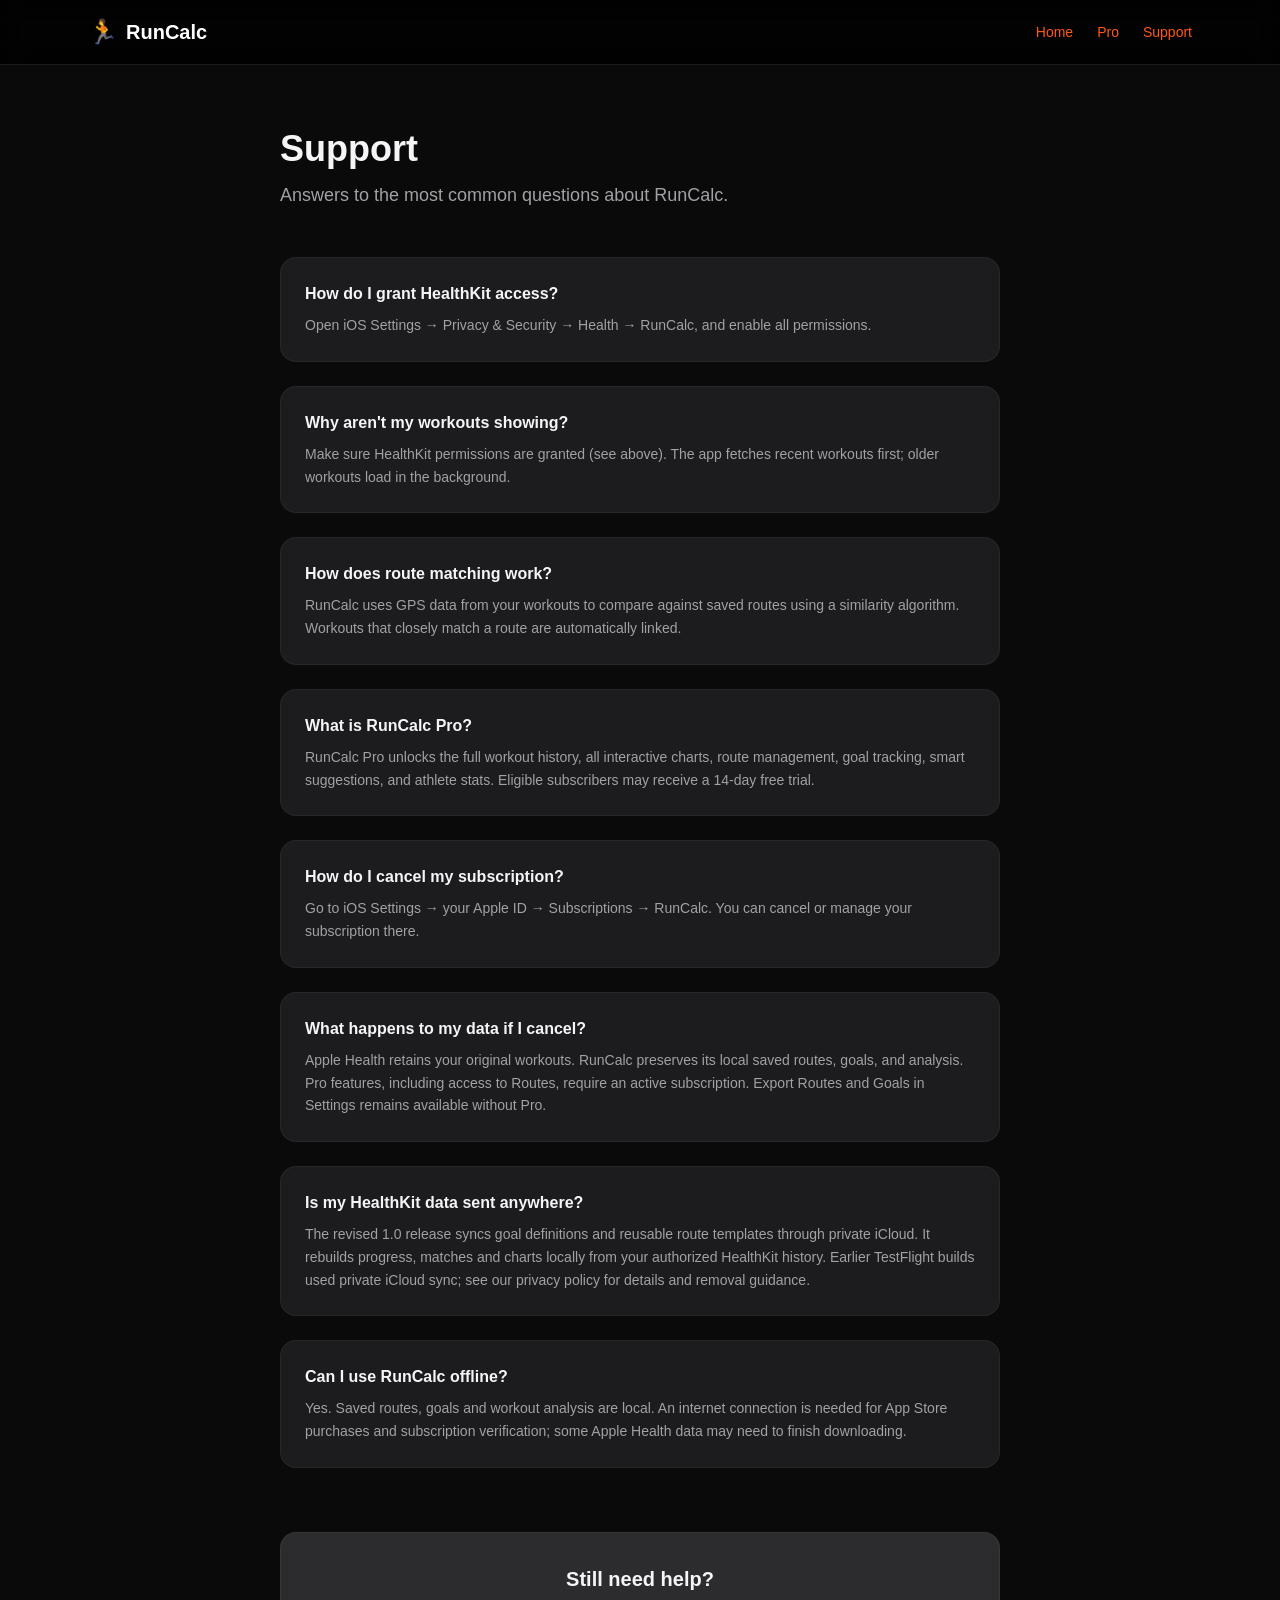
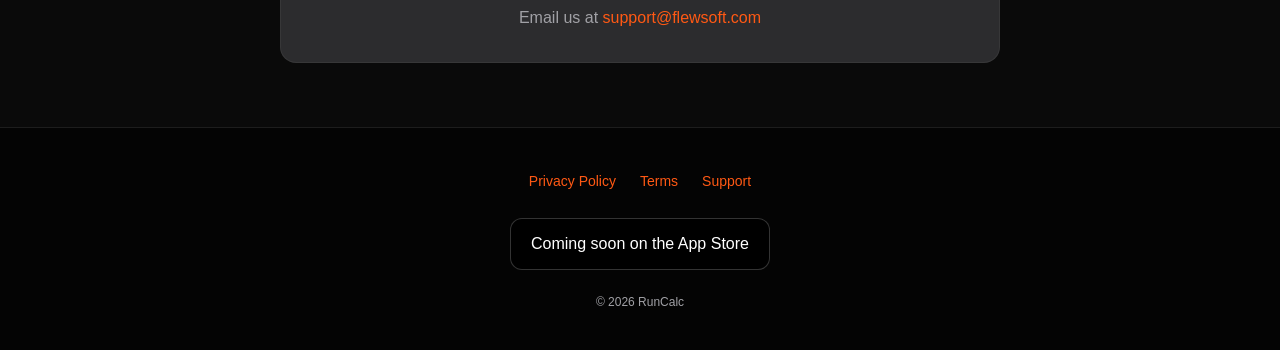
<file: runcalc/support/index.html>
<!DOCTYPE html><html lang="en"><head><meta charSet="utf-8"/><meta name="viewport" content="width=device-width, initial-scale=1"/><link rel="stylesheet" href="/runcalc/_next/static/css/8591907274ff9685.css" data-precedence="next"/><link rel="preload" as="script" fetchPriority="low" href="/runcalc/_next/static/chunks/webpack-6052e241d42b8971.js"/><script src="/runcalc/_next/static/chunks/4bd1b696-c7408084347438ae.js" async=""></script><script src="/runcalc/_next/static/chunks/794-cd0c486b5639f4c2.js" async=""></script><script src="/runcalc/_next/static/chunks/main-app-51657886061e368a.js" async=""></script><script src="/runcalc/_next/static/chunks/500-fc3b64d9ff4a32a7.js" async=""></script><script src="/runcalc/_next/static/chunks/app/layout-462e2d021a18f28c.js" async=""></script><script src="/runcalc/_next/static/chunks/app/page-a1d7ae2c3fb1c651.js" async=""></script><title>Support | RunCalc</title><meta name="description" content="RunCalc support — answers to common questions about HealthKit access, route matching, and RunCalc Pro."/><meta property="og:title" content="RunCalc — Intelligent Running Coach"/><meta property="og:description" content="RunCalc tracks your routes, monitors your goals, and suggests the right workout — powered by your HealthKit data."/><meta property="og:url" content="https://flewsoft.com/runcalc/"/><meta property="og:site_name" content="RunCalc"/><meta property="og:locale" content="en_US"/><meta property="og:type" content="website"/><meta name="twitter:card" content="summary"/><meta name="twitter:title" content="RunCalc — Intelligent Running Coach"/><meta name="twitter:description" content="RunCalc tracks your routes, monitors your goals, and suggests the right workout — powered by your HealthKit data."/><script src="/runcalc/_next/static/chunks/polyfills-42372ed130431b0a.js" noModule=""></script></head><body class="flex flex-col min-h-screen"><div hidden=""><!--$--><!--/$--></div><header class="sticky top-0 z-50 bg-black/80 backdrop-blur-md border-b border-white/10"><nav class="max-w-6xl mx-auto px-4 sm:px-6 flex items-center justify-between h-16"><a class="flex items-center gap-2 no-underline group" aria-label="RunCalc home" href="/runcalc/"><span class="text-2xl leading-none" aria-hidden="true">🏃</span><span class="text-xl font-bold text-white group-hover:text-[var(--run-accent)] transition-colors">RunCalc</span></a><ul class="hidden sm:flex items-center gap-6 list-none"><li><a class="text-sm font-medium no-underline transition-colors text-[var(--text-secondary)] hover:text-[var(--text-primary)]" href="/runcalc/">Home</a></li><li><a class="text-sm font-medium no-underline transition-colors text-[var(--text-secondary)] hover:text-[var(--text-primary)]" href="/runcalc/pro/">Pro</a></li><li><a class="text-sm font-medium no-underline transition-colors text-[var(--text-secondary)] hover:text-[var(--text-primary)]" href="/runcalc/support/">Support</a></li></ul><button class="sm:hidden flex flex-col gap-1.5 p-2 text-white" aria-label="Toggle navigation menu" aria-expanded="false"><span class="block w-6 h-0.5 bg-white transition-transform origin-center "></span><span class="block w-6 h-0.5 bg-white transition-opacity "></span><span class="block w-6 h-0.5 bg-white transition-transform origin-center "></span></button></nav></header><main class="flex-1"><div class="px-4 sm:px-6 py-16 max-w-3xl mx-auto"><h1 class="text-4xl font-bold text-[var(--text-primary)] mb-3">Support</h1><p class="text-[var(--text-secondary)] mb-12 text-lg">Answers to the most common questions about RunCalc.</p><div class="flex flex-col gap-6 mb-16"><div class="bg-[var(--card-bg)] rounded-2xl p-6 border border-white/5"><h2 class="text-base font-semibold text-[var(--text-primary)] mb-2">How do I grant HealthKit access?</h2><p class="text-sm text-[var(--text-secondary)] leading-relaxed">Open iOS Settings → Privacy &amp; Security → Health → RunCalc, and enable all permissions.</p></div><div class="bg-[var(--card-bg)] rounded-2xl p-6 border border-white/5"><h2 class="text-base font-semibold text-[var(--text-primary)] mb-2">Why aren&#x27;t my workouts showing?</h2><p class="text-sm text-[var(--text-secondary)] leading-relaxed">Make sure HealthKit permissions are granted (see above). The app fetches recent workouts first; older workouts load in the background.</p></div><div class="bg-[var(--card-bg)] rounded-2xl p-6 border border-white/5"><h2 class="text-base font-semibold text-[var(--text-primary)] mb-2">How does route matching work?</h2><p class="text-sm text-[var(--text-secondary)] leading-relaxed">RunCalc uses GPS data from your workouts to compare against saved routes using a similarity algorithm. Workouts that closely match a route are automatically linked.</p></div><div class="bg-[var(--card-bg)] rounded-2xl p-6 border border-white/5"><h2 class="text-base font-semibold text-[var(--text-primary)] mb-2">What is RunCalc Pro?</h2><p class="text-sm text-[var(--text-secondary)] leading-relaxed">RunCalc Pro unlocks the full workout history, all interactive charts, route management, goal tracking, smart suggestions, and athlete stats. Eligible subscribers may receive a 14-day free trial.</p></div><div class="bg-[var(--card-bg)] rounded-2xl p-6 border border-white/5"><h2 class="text-base font-semibold text-[var(--text-primary)] mb-2">How do I cancel my subscription?</h2><p class="text-sm text-[var(--text-secondary)] leading-relaxed">Go to iOS Settings → your Apple ID → Subscriptions → RunCalc. You can cancel or manage your subscription there.</p></div><div class="bg-[var(--card-bg)] rounded-2xl p-6 border border-white/5"><h2 class="text-base font-semibold text-[var(--text-primary)] mb-2">What happens to my data if I cancel?</h2><p class="text-sm text-[var(--text-secondary)] leading-relaxed">Apple Health retains your original workouts. RunCalc preserves its local saved routes, goals, and analysis. Pro features, including access to Routes, require an active subscription. Export Routes and Goals in Settings remains available without Pro.</p></div><div class="bg-[var(--card-bg)] rounded-2xl p-6 border border-white/5"><h2 class="text-base font-semibold text-[var(--text-primary)] mb-2">Is my HealthKit data sent anywhere?</h2><p class="text-sm text-[var(--text-secondary)] leading-relaxed">The revised 1.0 release syncs goal definitions and reusable route templates through private iCloud. It rebuilds progress, matches and charts locally from your authorized HealthKit history. Earlier TestFlight builds used private iCloud sync; see our privacy policy for details and removal guidance.</p></div><div class="bg-[var(--card-bg)] rounded-2xl p-6 border border-white/5"><h2 class="text-base font-semibold text-[var(--text-primary)] mb-2">Can I use RunCalc offline?</h2><p class="text-sm text-[var(--text-secondary)] leading-relaxed">Yes. Saved routes, goals and workout analysis are local. An internet connection is needed for App Store purchases and subscription verification; some Apple Health data may need to finish downloading.</p></div></div><div class="bg-[var(--elevated-bg)] rounded-2xl p-8 text-center border border-white/5"><h2 class="text-xl font-semibold text-[var(--text-primary)] mb-3">Still need help?</h2><p class="text-[var(--text-secondary)]">Email us at<!-- --> <a href="mailto:support@flewsoft.com" class="text-[var(--run-accent)] font-medium hover:underline">support@flewsoft.com</a></p></div></div><!--$--><!--/$--></main><footer class="border-t border-white/10 bg-black/60 mt-auto"><div class="max-w-6xl mx-auto px-4 sm:px-6 py-10 flex flex-col items-center gap-6 text-center"><ul class="flex flex-wrap justify-center gap-x-6 gap-y-2 list-none"><li><a class="text-sm text-[var(--text-secondary)] hover:text-[var(--text-primary)] no-underline transition-colors" href="/runcalc/privacy/">Privacy Policy</a></li><li><a class="text-sm text-[var(--text-secondary)] hover:text-[var(--text-primary)] no-underline transition-colors" href="/runcalc/terms/">Terms</a></li><li><a class="text-sm text-[var(--text-secondary)] hover:text-[var(--text-primary)] no-underline transition-colors" href="/runcalc/support/">Support</a></li></ul><span class="inline-flex rounded-xl border border-white/20 bg-black px-5 py-3 text-white">Coming soon on the App Store</span><p class="text-xs text-[var(--text-secondary)]">© 2026 RunCalc</p></div></footer><script src="/runcalc/_next/static/chunks/webpack-6052e241d42b8971.js" id="_R_" async=""></script><script>(self.__next_f=self.__next_f||[]).push([0])</script><script>self.__next_f.push([1,"1:\"$Sreact.fragment\"\n2:\"static/chunks/500-fc3b64d9ff4a32a7.js\"\n3:\"static/chunks/app/layout-462e2d021a18f28c.js\"\n4:I[7818,[\"500\",\"$2\",\"177\",\"$3\"],\"default\"]\n5:I[7121,[],\"\"]\n6:I[4581,[],\"\"]\n7:\"static/chunks/app/page-a1d7ae2c3fb1c651.js\"\n8:I[8500,[\"500\",\"$2\",\"974\",\"$7\"],\"\"]\n15:\"ViewportBoundary\"\n16:I[484,[],\"$15\"]\n18:\"MetadataBoundary\"\n19:I[484,[],\"$18\"]\n1a:\"$Sreact.suspense\"\n1c:I[7123,[],\"default\",1]\n:HL[\"/runcalc/_next/static/css/8591907274ff9685.css\",\"style\"]\na:X\nb:[[\"children\",{\"s\":\"__PAGE__\",\"h\":512,\"d\":{\"r\":[\"$\",\"$1\",\"c\",{\"children\":[[\"$\",\"div\",null,{\"className\":\"px-4 sm:px-6 py-16 max-w-3xl mx-auto\",\"children\":[[\"$\",\"h1\",null,{\"className\":\"text-4xl font-bold text-[var(--text-primary)] mb-3\",\"children\":\"Support\"}],[\"$\",\"p\",null,{\"className\":\"text-[var(--text-secondary)] mb-12 text-lg\",\"children\":\"Answers to the most common questions about RunCalc.\"}],[\"$\",\"div\",null,{\"className\":\"flex flex-col gap-6 mb-16\",\"children\":[[\"$\",\"div\",\"How do I grant HealthKit access?\",{\"className\":\"bg-[var(--card-bg)] rounded-2xl p-6 border border-white/5\",\"children\":[[\"$\",\"h2\",null,{\"className\":\"text-base font-semibold text-[var(--text-primary)] mb-2\",\"children\":\"How do I grant HealthKit access?\"}],[\"$\",\"p\",null,{\"className\":\"text-sm text-[var(--text-secondary)] leading-relaxed\",\"children\":\"Open iOS Settings → Privacy \u0026 Security → Health → RunCalc, and enable all permissions.\"}]]}],[\"$\",\"div\",\"Why aren't my workouts showing?\",{\"className\":\"bg-[var(--card-bg)] rounded-2xl p-6 border border-white/5\",\"children\":[[\"$\",\"h2\",null,{\"className\":\"text-base font-semibold text-[var(--text-primary)] mb-2\",\"children\":\"Why aren't my workouts showing?\"}],\"$Lc\"]}],\"$Ld\",\"$Le\",\"$Lf\",\"$L10\",\"$L11\",\"$L12\"]}],\"$L13\"]}],null,\"$L14\"]}],\"p\":false,\"v\":null}}]]\n9:[[\"children\",{\"s\":\"support\",\"h\":512,\"d\":{\"r\":[\"$\",\"$1\",\"c\",{\"children\":[null,[\"$\",\"$L5\",null,{\"parallelRouterKey\":\"children\",\"error\":\"$undefined\",\"errorStyles\":\"$undefined\",\"errorScripts\":\"$undefined\",\"template\":[\"$\",\"$L6\",null,{}],\"templateStyles\":\"$undefined\",\"templateScripts\":\"$undefined\",\"notFound\":\"$undefined\",\"forbidden\":\"$undefined\",\"unauthorized\":\"$undefined\"}]]}],\"p\":false,\"v\":\"$a\"},\"c\":\"$Qb\"}]]\n"])</script><script>self.__next_f.push([1,"0:{\"P\":null,\"c\":[\"\",\"support\",\"\"],\"q\":\"\",\"i\":false,\"t\":{\"t\":{\"s\":\"\",\"h\":528,\"d\":{\"r\":[\"$\",\"$1\",\"c\",{\"children\":[[[\"$\",\"link\",\"0\",{\"rel\":\"stylesheet\",\"href\":\"/runcalc/_next/static/css/8591907274ff9685.css\",\"precedence\":\"next\",\"crossOrigin\":\"$undefined\",\"nonce\":\"$undefined\"}]],[\"$\",\"html\",null,{\"lang\":\"en\",\"children\":[\"$\",\"body\",null,{\"className\":\"flex flex-col min-h-screen\",\"children\":[[\"$\",\"$L4\",null,{}],[\"$\",\"main\",null,{\"className\":\"flex-1\",\"children\":[\"$\",\"$L5\",null,{\"parallelRouterKey\":\"children\",\"error\":\"$undefined\",\"errorStyles\":\"$undefined\",\"errorScripts\":\"$undefined\",\"template\":[\"$\",\"$L6\",null,{}],\"templateStyles\":\"$undefined\",\"templateScripts\":\"$undefined\",\"notFound\":[[[\"$\",\"title\",null,{\"children\":\"404: This page could not be found.\"}],[\"$\",\"div\",null,{\"style\":{\"fontFamily\":\"system-ui,\\\"Segoe UI\\\",Roboto,Helvetica,Arial,sans-serif,\\\"Apple Color Emoji\\\",\\\"Segoe UI Emoji\\\"\",\"height\":\"100vh\",\"textAlign\":\"center\",\"display\":\"flex\",\"flexDirection\":\"column\",\"alignItems\":\"center\",\"justifyContent\":\"center\"},\"children\":[\"$\",\"div\",null,{\"children\":[[\"$\",\"style\",null,{\"dangerouslySetInnerHTML\":{\"__html\":\"body{color:#000;background:#fff;margin:0}.next-error-h1{border-right:1px solid rgba(0,0,0,.3)}@media (prefers-color-scheme:dark){body{color:#fff;background:#000}.next-error-h1{border-right:1px solid rgba(255,255,255,.3)}}\"}}],[\"$\",\"h1\",null,{\"className\":\"next-error-h1\",\"style\":{\"display\":\"inline-block\",\"margin\":\"0 20px 0 0\",\"padding\":\"0 23px 0 0\",\"fontSize\":24,\"fontWeight\":500,\"verticalAlign\":\"top\",\"lineHeight\":\"49px\"},\"children\":404}],[\"$\",\"div\",null,{\"style\":{\"display\":\"inline-block\"},\"children\":[\"$\",\"h2\",null,{\"style\":{\"fontSize\":14,\"fontWeight\":400,\"lineHeight\":\"49px\",\"margin\":0},\"children\":\"This page could not be found.\"}]}]]}]}]],[]],\"forbidden\":\"$undefined\",\"unauthorized\":\"$undefined\"}]}],[\"$\",\"footer\",null,{\"className\":\"border-t border-white/10 bg-black/60 mt-auto\",\"children\":[\"$\",\"div\",null,{\"className\":\"max-w-6xl mx-auto px-4 sm:px-6 py-10 flex flex-col items-center gap-6 text-center\",\"children\":[[\"$\",\"ul\",null,{\"className\":\"flex flex-wrap justify-center gap-x-6 gap-y-2 list-none\",\"children\":[[\"$\",\"li\",\"/privacy\",{\"children\":[\"$\",\"$L8\",null,{\"href\":\"/privacy\",\"className\":\"text-sm text-[var(--text-secondary)] hover:text-[var(--text-primary)] no-underline transition-colors\",\"children\":\"Privacy Policy\"}]}],[\"$\",\"li\",\"/terms\",{\"children\":[\"$\",\"$L8\",null,{\"href\":\"/terms\",\"className\":\"text-sm text-[var(--text-secondary)] hover:text-[var(--text-primary)] no-underline transition-colors\",\"children\":\"Terms\"}]}],[\"$\",\"li\",\"/support\",{\"children\":[\"$\",\"$L8\",null,{\"href\":\"/support\",\"className\":\"text-sm text-[var(--text-secondary)] hover:text-[var(--text-primary)] no-underline transition-colors\",\"children\":\"Support\"}]}]]}],[\"$\",\"span\",null,{\"className\":\"inline-flex rounded-xl border border-white/20 bg-black px-5 py-3 text-white\",\"children\":\"Coming soon on the App Store\"}],[\"$\",\"p\",null,{\"className\":\"text-xs text-[var(--text-secondary)]\",\"children\":\"© 2026 RunCalc\"}]]}]}]]}]}]]}],\"p\":false,\"v\":null},\"c\":\"$Q9\"},\"h\":{\"r\":[\"$\",\"$1\",\"h\",{\"children\":[null,[\"$\",\"$L16\",null,{\"children\":\"$L17\"}],[\"$\",\"$L19\",null,{\"children\":[[\"$\",\"div\",null,{\"hidden\":true,\"children\":[\"$\",\"$1a\",null,{\"name\":\"Next.Metadata\",\"children\":\"$L1b\"}]}],null]}],null]}],\"p\":false,\"v\":null}},\"m\":\"$undefined\",\"G\":[\"$1c\",[]],\"S\":true,\"r\":\"$undefined\",\"s\":\"$undefined\",\"a\":\"$undefined\",\"l\":\"$undefined\",\"p\":\"$undefined\",\"d\":\"$undefined\",\"b\":\"O6sJSD3PTmrGL2bIg9NyU\"}\n"])</script><script>self.__next_f.push([1,"1d:I[484,[],\"OutletBoundary\"]\na:C\nc:[\"$\",\"p\",null,{\"className\":\"text-sm text-[var(--text-secondary)] leading-relaxed\",\"children\":\"Make sure HealthKit permissions are granted (see above). The app fetches recent workouts first; older workouts load in the background.\"}]\nd:[\"$\",\"div\",\"How does route matching work?\",{\"className\":\"bg-[var(--card-bg)] rounded-2xl p-6 border border-white/5\",\"children\":[[\"$\",\"h2\",null,{\"className\":\"text-base font-semibold text-[var(--text-primary)] mb-2\",\"children\":\"How does route matching work?\"}],[\"$\",\"p\",null,{\"className\":\"text-sm text-[var(--text-secondary)] leading-relaxed\",\"children\":\"RunCalc uses GPS data from your workouts to compare against saved routes using a similarity algorithm. Workouts that closely match a route are automatically linked.\"}]]}]\ne:[\"$\",\"div\",\"What is RunCalc Pro?\",{\"className\":\"bg-[var(--card-bg)] rounded-2xl p-6 border border-white/5\",\"children\":[[\"$\",\"h2\",null,{\"className\":\"text-base font-semibold text-[var(--text-primary)] mb-2\",\"children\":\"What is RunCalc Pro?\"}],[\"$\",\"p\",null,{\"className\":\"text-sm text-[var(--text-secondary)] leading-relaxed\",\"children\":\"RunCalc Pro unlocks the full workout history, all interactive charts, route management, goal tracking, smart suggestions, and athlete stats. Eligible subscribers may receive a 14-day free trial.\"}]]}]\nf:[\"$\",\"div\",\"How do I cancel my subscription?\",{\"className\":\"bg-[var(--card-bg)] rounded-2xl p-6 border border-white/5\",\"children\":[[\"$\",\"h2\",null,{\"className\":\"text-base font-semibold text-[var(--text-primary)] mb-2\",\"children\":\"How do I cancel my subscription?\"}],[\"$\",\"p\",null,{\"className\":\"text-sm text-[var(--text-secondary)] leading-relaxed\",\"children\":\"Go to iOS Settings → your Apple ID → Subscriptions → RunCalc. You can cancel or manage your subscription there.\"}]]}]\n10:[\"$\",\"div\",\"What happens to my data if I cancel?\",{\"className\":\"bg-[var(--card-bg)] rounded-2xl p-6 border border-white/5\",\"children\":[[\"$\",\"h2\",null,{\"className\":\"text-base font-semibold text-[var(--text-primary)] mb-2\",\"children\":\"What happens to my data if I cancel?\"}],[\"$\",\"p\",null,{\"className\":\"text-sm text-[var(--text-secondary)] leading-relaxed\",\"children\":\"Apple Health retains your original workouts. RunCalc preserves its local saved routes, goals, and analysis. Pro features, including access to Routes, require an active subscription. Export Routes and Goals in Settings remains available without Pro.\"}]]}]\n11:[\"$\",\"div\",\"Is my HealthKit data sent anywhere?\",{\"className\":\"bg-[var(--card-bg)] rounded-2xl p-6 border border-white/5\",\"children\":[[\"$\",\"h2\",null,{\"className\":\"text-base font-semibold text-[var(--text-primary)] mb-2\",\"children\":\"Is my HealthKit data sent anywhere?\"}],[\"$\",\"p\",null,{\"className\":\"text-sm text-[var(--text-secondary)] leading-relaxed\",\"children\":\"The revised 1.0 release syncs goal definitions and reusable route templates through private iCloud. It rebuilds progress, matches and charts locally from your authorized HealthKit history. Earlier TestFlight builds used private iCloud sync; see our privacy policy for details and removal guidance.\"}]]}]\n12:[\"$\",\"div\",\"Can I use RunCalc offline?\",{\"className\":\"bg-[var(--card-bg)] rounded-2xl p-6 border border-white/5\",\"children\":[[\"$\",\"h2\",null,{\"className\":\"text-base font-semibold text-[var(--text-primary)] mb-2\",\"children\":\"Can I use RunCalc offline?\"}],[\"$\",\"p\",null,{\"className\":\"text-sm text-[var(--text-secondary)] leading-relaxed\",\"children\":\"Yes. Saved routes, goals and workout analysis are local. An internet connection is needed for App Store purchases and subscription verification; some Apple Health data may need to finish downloading.\"}]]}]\n13:[\"$\",\"div\",null,{\"className\":\"bg-[var(--elevated-bg)] rounded-2xl p-8 text-center border border-white/5\",\"children\":[[\"$\",\"h2\",null,{\"className\":\"text-xl font-semibold text-[var(--text-primary)] mb-3\",\"children\":\"Still need help?\"}],[\"$\",\"p\",null,{\"className\":\"text-[var(--text-secondary)]\",\"children\":[\"Email us at\",\" \",[\"$\",\"a\",null,{\"href\":\"mailto:support@flewsoft.com\",\"className\":\"text-[var(--run-accent)] font-medium "])</script><script>self.__next_f.push([1,"hover:underline\",\"children\":\"support@flewsoft.com\"}]]}]]}]\n14:[\"$\",\"$L1d\",null,{\"children\":[\"$\",\"$1a\",null,{\"name\":\"Next.MetadataOutlet\",\"children\":\"$@1e\"}]}]\n"])</script><script>self.__next_f.push([1,"17:[[\"$\",\"meta\",\"0\",{\"charSet\":\"utf-8\"}],[\"$\",\"meta\",\"1\",{\"name\":\"viewport\",\"content\":\"width=device-width, initial-scale=1\"}]]\n"])</script><script>self.__next_f.push([1,"1b:[[\"$\",\"title\",\"0\",{\"children\":\"Support | RunCalc\"}],[\"$\",\"meta\",\"1\",{\"name\":\"description\",\"content\":\"RunCalc support — answers to common questions about HealthKit access, route matching, and RunCalc Pro.\"}],[\"$\",\"meta\",\"2\",{\"property\":\"og:title\",\"content\":\"RunCalc — Intelligent Running Coach\"}],[\"$\",\"meta\",\"3\",{\"property\":\"og:description\",\"content\":\"RunCalc tracks your routes, monitors your goals, and suggests the right workout — powered by your HealthKit data.\"}],[\"$\",\"meta\",\"4\",{\"property\":\"og:url\",\"content\":\"https://flewsoft.com/runcalc/\"}],[\"$\",\"meta\",\"5\",{\"property\":\"og:site_name\",\"content\":\"RunCalc\"}],[\"$\",\"meta\",\"6\",{\"property\":\"og:locale\",\"content\":\"en_US\"}],[\"$\",\"meta\",\"7\",{\"property\":\"og:type\",\"content\":\"website\"}],[\"$\",\"meta\",\"8\",{\"name\":\"twitter:card\",\"content\":\"summary\"}],[\"$\",\"meta\",\"9\",{\"name\":\"twitter:title\",\"content\":\"RunCalc — Intelligent Running Coach\"}],[\"$\",\"meta\",\"10\",{\"name\":\"twitter:description\",\"content\":\"RunCalc tracks your routes, monitors your goals, and suggests the right workout — powered by your HealthKit data.\"}]]\n1e:null\n"])</script></body></html>
</file>
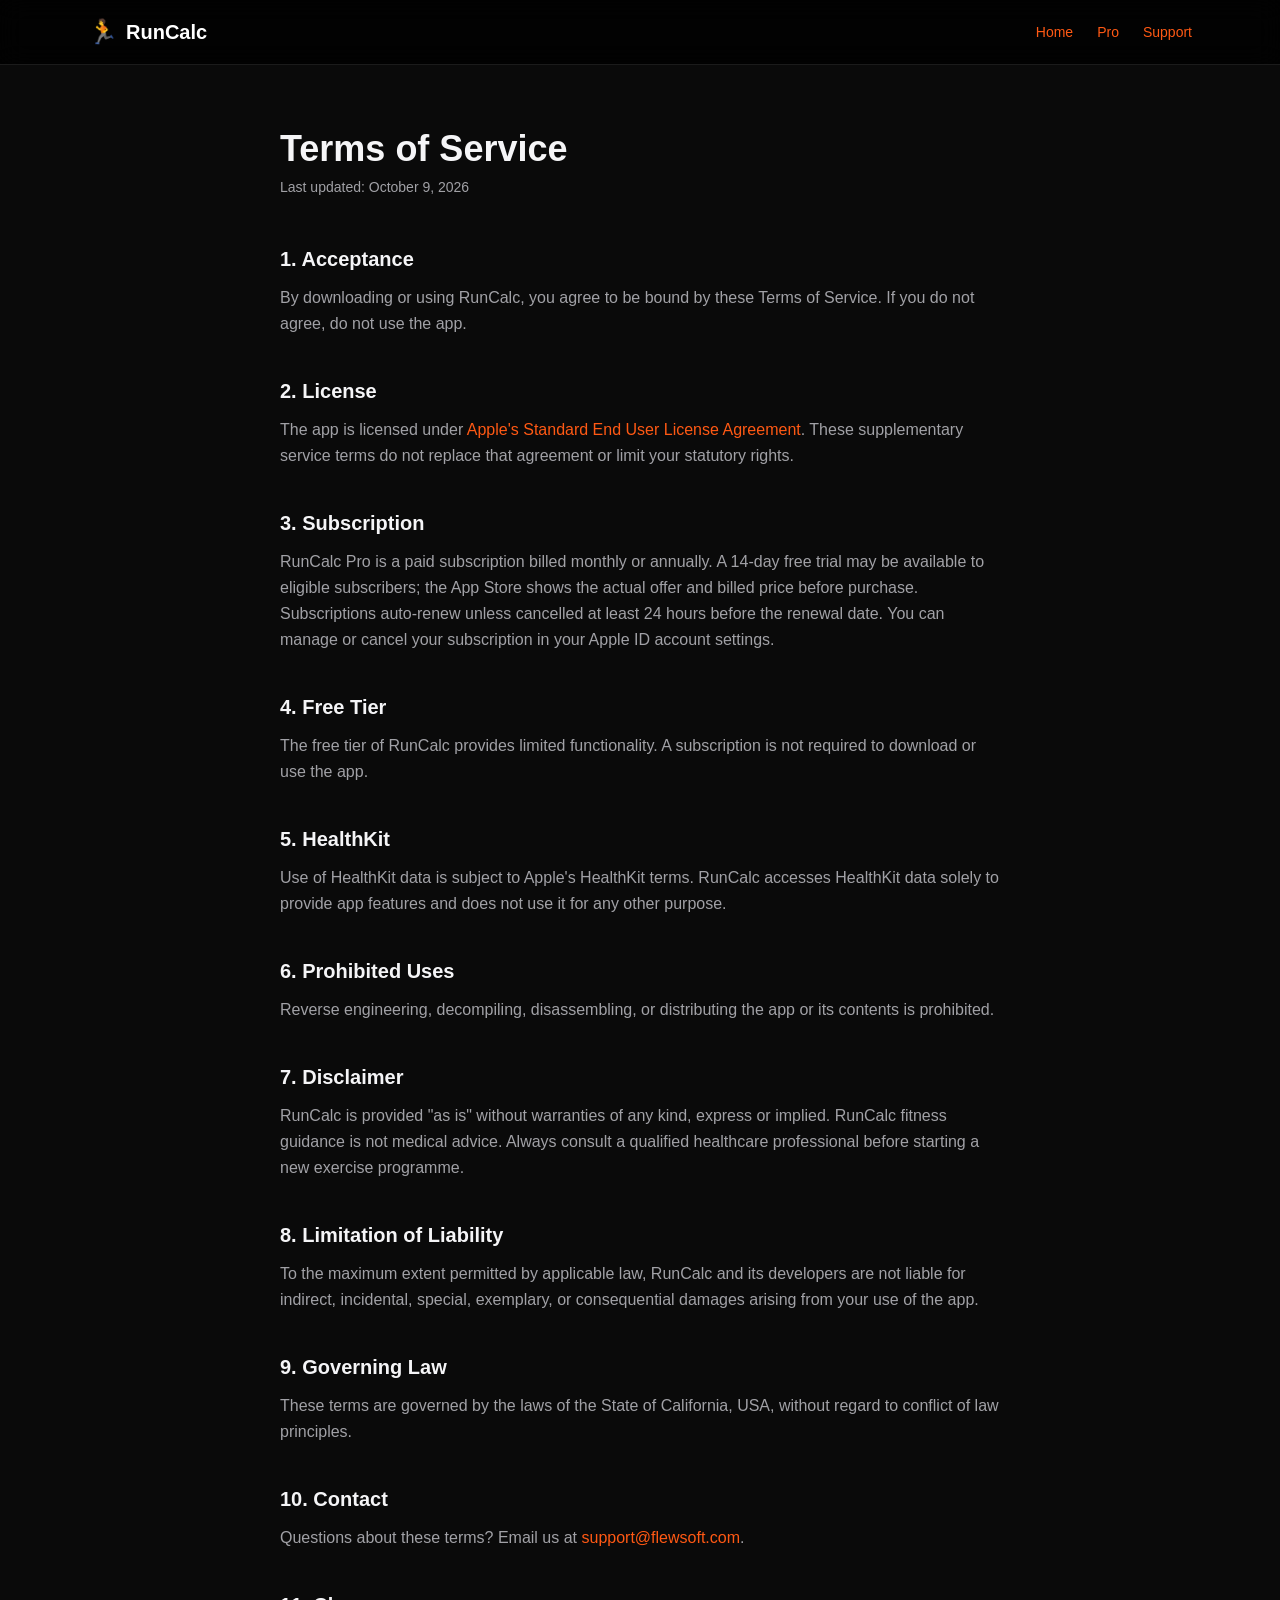
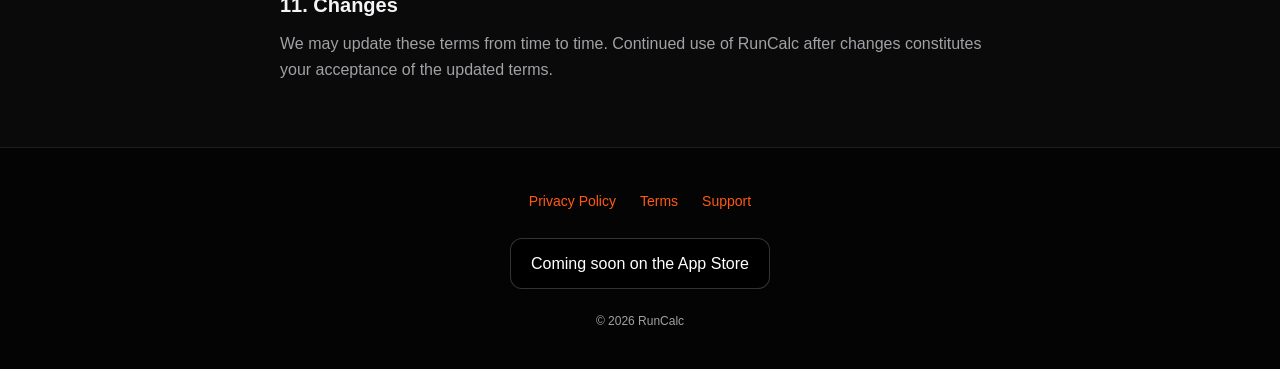
<file: runcalc/terms/index.html>
<!DOCTYPE html><html lang="en"><head><meta charSet="utf-8"/><meta name="viewport" content="width=device-width, initial-scale=1"/><link rel="stylesheet" href="/runcalc/_next/static/css/8591907274ff9685.css" data-precedence="next"/><link rel="preload" as="script" fetchPriority="low" href="/runcalc/_next/static/chunks/webpack-6052e241d42b8971.js"/><script src="/runcalc/_next/static/chunks/4bd1b696-c7408084347438ae.js" async=""></script><script src="/runcalc/_next/static/chunks/794-cd0c486b5639f4c2.js" async=""></script><script src="/runcalc/_next/static/chunks/main-app-51657886061e368a.js" async=""></script><script src="/runcalc/_next/static/chunks/500-fc3b64d9ff4a32a7.js" async=""></script><script src="/runcalc/_next/static/chunks/app/layout-462e2d021a18f28c.js" async=""></script><script src="/runcalc/_next/static/chunks/app/page-a1d7ae2c3fb1c651.js" async=""></script><title>Terms of Service | RunCalc</title><meta name="description" content="RunCalc Terms of Service — your rights and responsibilities when using the app."/><meta property="og:title" content="RunCalc — Intelligent Running Coach"/><meta property="og:description" content="RunCalc tracks your routes, monitors your goals, and suggests the right workout — powered by your HealthKit data."/><meta property="og:url" content="https://flewsoft.com/runcalc/"/><meta property="og:site_name" content="RunCalc"/><meta property="og:locale" content="en_US"/><meta property="og:type" content="website"/><meta name="twitter:card" content="summary"/><meta name="twitter:title" content="RunCalc — Intelligent Running Coach"/><meta name="twitter:description" content="RunCalc tracks your routes, monitors your goals, and suggests the right workout — powered by your HealthKit data."/><script src="/runcalc/_next/static/chunks/polyfills-42372ed130431b0a.js" noModule=""></script></head><body class="flex flex-col min-h-screen"><div hidden=""><!--$--><!--/$--></div><header class="sticky top-0 z-50 bg-black/80 backdrop-blur-md border-b border-white/10"><nav class="max-w-6xl mx-auto px-4 sm:px-6 flex items-center justify-between h-16"><a class="flex items-center gap-2 no-underline group" aria-label="RunCalc home" href="/runcalc/"><span class="text-2xl leading-none" aria-hidden="true">🏃</span><span class="text-xl font-bold text-white group-hover:text-[var(--run-accent)] transition-colors">RunCalc</span></a><ul class="hidden sm:flex items-center gap-6 list-none"><li><a class="text-sm font-medium no-underline transition-colors text-[var(--text-secondary)] hover:text-[var(--text-primary)]" href="/runcalc/">Home</a></li><li><a class="text-sm font-medium no-underline transition-colors text-[var(--text-secondary)] hover:text-[var(--text-primary)]" href="/runcalc/pro/">Pro</a></li><li><a class="text-sm font-medium no-underline transition-colors text-[var(--text-secondary)] hover:text-[var(--text-primary)]" href="/runcalc/support/">Support</a></li></ul><button class="sm:hidden flex flex-col gap-1.5 p-2 text-white" aria-label="Toggle navigation menu" aria-expanded="false"><span class="block w-6 h-0.5 bg-white transition-transform origin-center "></span><span class="block w-6 h-0.5 bg-white transition-opacity "></span><span class="block w-6 h-0.5 bg-white transition-transform origin-center "></span></button></nav></header><main class="flex-1"><div class="px-4 sm:px-6 py-16 max-w-3xl mx-auto"><h1 class="text-4xl font-bold text-[var(--text-primary)] mb-2">Terms of Service</h1><p class="text-sm text-[var(--text-secondary)] mb-12">Last updated: October 9, 2026</p><div class="flex flex-col gap-10 text-[var(--text-secondary)] leading-relaxed"><section><h2 class="text-xl font-semibold text-[var(--text-primary)] mb-3">1. Acceptance</h2><p>By downloading or using RunCalc, you agree to be bound by these Terms of Service. If you do not agree, do not use the app.</p></section><section><h2 class="text-xl font-semibold text-[var(--text-primary)] mb-3">2. License</h2><p>The app is licensed under <a href="https://www.apple.com/legal/internet-services/itunes/dev/stdeula/" class="text-[var(--run-accent)] hover:underline">Apple&#x27;s Standard End User License Agreement</a>. These supplementary service terms do not replace that agreement or limit your statutory rights.</p></section><section><h2 class="text-xl font-semibold text-[var(--text-primary)] mb-3">3. Subscription</h2><p>RunCalc Pro is a paid subscription billed monthly or annually. A 14-day free trial may be available to eligible subscribers; the App Store shows the actual offer and billed price before purchase. Subscriptions auto-renew unless cancelled at least 24 hours before the renewal date. You can manage or cancel your subscription in your Apple ID account settings.</p></section><section><h2 class="text-xl font-semibold text-[var(--text-primary)] mb-3">4. Free Tier</h2><p>The free tier of RunCalc provides limited functionality. A subscription is not required to download or use the app.</p></section><section><h2 class="text-xl font-semibold text-[var(--text-primary)] mb-3">5. HealthKit</h2><p>Use of HealthKit data is subject to Apple&#x27;s HealthKit terms. RunCalc accesses HealthKit data solely to provide app features and does not use it for any other purpose.</p></section><section><h2 class="text-xl font-semibold text-[var(--text-primary)] mb-3">6. Prohibited Uses</h2><p>Reverse engineering, decompiling, disassembling, or distributing the app or its contents is prohibited.</p></section><section><h2 class="text-xl font-semibold text-[var(--text-primary)] mb-3">7. Disclaimer</h2><p>RunCalc is provided &quot;as is&quot; without warranties of any kind, express or implied. RunCalc fitness guidance is not medical advice. Always consult a qualified healthcare professional before starting a new exercise programme.</p></section><section><h2 class="text-xl font-semibold text-[var(--text-primary)] mb-3">8. Limitation of Liability</h2><p>To the maximum extent permitted by applicable law, RunCalc and its developers are not liable for indirect, incidental, special, exemplary, or consequential damages arising from your use of the app.</p></section><section><h2 class="text-xl font-semibold text-[var(--text-primary)] mb-3">9. Governing Law</h2><p>These terms are governed by the laws of the State of California, USA, without regard to conflict of law principles.</p></section><section><h2 class="text-xl font-semibold text-[var(--text-primary)] mb-3">10. Contact</h2><p>Questions about these terms? Email us at<!-- --> <a href="mailto:support@flewsoft.com" class="text-[var(--run-accent)] hover:underline">support@flewsoft.com</a>.</p></section><section><h2 class="text-xl font-semibold text-[var(--text-primary)] mb-3">11. Changes</h2><p>We may update these terms from time to time. Continued use of RunCalc after changes constitutes your acceptance of the updated terms.</p></section></div></div><!--$--><!--/$--></main><footer class="border-t border-white/10 bg-black/60 mt-auto"><div class="max-w-6xl mx-auto px-4 sm:px-6 py-10 flex flex-col items-center gap-6 text-center"><ul class="flex flex-wrap justify-center gap-x-6 gap-y-2 list-none"><li><a class="text-sm text-[var(--text-secondary)] hover:text-[var(--text-primary)] no-underline transition-colors" href="/runcalc/privacy/">Privacy Policy</a></li><li><a class="text-sm text-[var(--text-secondary)] hover:text-[var(--text-primary)] no-underline transition-colors" href="/runcalc/terms/">Terms</a></li><li><a class="text-sm text-[var(--text-secondary)] hover:text-[var(--text-primary)] no-underline transition-colors" href="/runcalc/support/">Support</a></li></ul><span class="inline-flex rounded-xl border border-white/20 bg-black px-5 py-3 text-white">Coming soon on the App Store</span><p class="text-xs text-[var(--text-secondary)]">© 2026 RunCalc</p></div></footer><script src="/runcalc/_next/static/chunks/webpack-6052e241d42b8971.js" id="_R_" async=""></script><script>(self.__next_f=self.__next_f||[]).push([0])</script><script>self.__next_f.push([1,"1:\"$Sreact.fragment\"\n2:\"static/chunks/500-fc3b64d9ff4a32a7.js\"\n3:\"static/chunks/app/layout-462e2d021a18f28c.js\"\n4:I[7818,[\"500\",\"$2\",\"177\",\"$3\"],\"default\"]\n5:I[7121,[],\"\"]\n6:I[4581,[],\"\"]\n7:\"static/chunks/app/page-a1d7ae2c3fb1c651.js\"\n8:I[8500,[\"500\",\"$2\",\"974\",\"$7\"],\"\"]\n16:\"ViewportBoundary\"\n17:I[484,[],\"$16\"]\n19:\"MetadataBoundary\"\n1a:I[484,[],\"$19\"]\n1b:\"$Sreact.suspense\"\n1d:I[7123,[],\"default\",1]\n:HL[\"/runcalc/_next/static/css/8591907274ff9685.css\",\"style\"]\na:X\n"])</script><script>self.__next_f.push([1,"b:[[\"children\",{\"s\":\"__PAGE__\",\"h\":512,\"d\":{\"r\":[\"$\",\"$1\",\"c\",{\"children\":[[\"$\",\"div\",null,{\"className\":\"px-4 sm:px-6 py-16 max-w-3xl mx-auto\",\"children\":[[\"$\",\"h1\",null,{\"className\":\"text-4xl font-bold text-[var(--text-primary)] mb-2\",\"children\":\"Terms of Service\"}],[\"$\",\"p\",null,{\"className\":\"text-sm text-[var(--text-secondary)] mb-12\",\"children\":\"Last updated: October 9, 2026\"}],[\"$\",\"div\",null,{\"className\":\"flex flex-col gap-10 text-[var(--text-secondary)] leading-relaxed\",\"children\":[[\"$\",\"section\",null,{\"children\":[[\"$\",\"h2\",null,{\"className\":\"text-xl font-semibold text-[var(--text-primary)] mb-3\",\"children\":\"1. Acceptance\"}],[\"$\",\"p\",null,{\"children\":\"By downloading or using RunCalc, you agree to be bound by these Terms of Service. If you do not agree, do not use the app.\"}]]}],[\"$\",\"section\",null,{\"children\":[[\"$\",\"h2\",null,{\"className\":\"text-xl font-semibold text-[var(--text-primary)] mb-3\",\"children\":\"2. License\"}],[\"$\",\"p\",null,{\"children\":[\"The app is licensed under \",[\"$\",\"a\",null,{\"href\":\"https://www.apple.com/legal/internet-services/itunes/dev/stdeula/\",\"className\":\"text-[var(--run-accent)] hover:underline\",\"children\":\"Apple's Standard End User License Agreement\"}],\". These supplementary service terms do not replace that agreement or limit your statutory rights.\"]}]]}],\"$Lc\",\"$Ld\",\"$Le\",\"$Lf\",\"$L10\",\"$L11\",\"$L12\",\"$L13\",\"$L14\"]}]]}],null,\"$L15\"]}],\"p\":false,\"v\":null}}]]\n"])</script><script>self.__next_f.push([1,"9:[[\"children\",{\"s\":\"terms\",\"h\":512,\"d\":{\"r\":[\"$\",\"$1\",\"c\",{\"children\":[null,[\"$\",\"$L5\",null,{\"parallelRouterKey\":\"children\",\"error\":\"$undefined\",\"errorStyles\":\"$undefined\",\"errorScripts\":\"$undefined\",\"template\":[\"$\",\"$L6\",null,{}],\"templateStyles\":\"$undefined\",\"templateScripts\":\"$undefined\",\"notFound\":\"$undefined\",\"forbidden\":\"$undefined\",\"unauthorized\":\"$undefined\"}]]}],\"p\":false,\"v\":\"$a\"},\"c\":\"$Qb\"}]]\n"])</script><script>self.__next_f.push([1,"0:{\"P\":null,\"c\":[\"\",\"terms\",\"\"],\"q\":\"\",\"i\":false,\"t\":{\"t\":{\"s\":\"\",\"h\":528,\"d\":{\"r\":[\"$\",\"$1\",\"c\",{\"children\":[[[\"$\",\"link\",\"0\",{\"rel\":\"stylesheet\",\"href\":\"/runcalc/_next/static/css/8591907274ff9685.css\",\"precedence\":\"next\",\"crossOrigin\":\"$undefined\",\"nonce\":\"$undefined\"}]],[\"$\",\"html\",null,{\"lang\":\"en\",\"children\":[\"$\",\"body\",null,{\"className\":\"flex flex-col min-h-screen\",\"children\":[[\"$\",\"$L4\",null,{}],[\"$\",\"main\",null,{\"className\":\"flex-1\",\"children\":[\"$\",\"$L5\",null,{\"parallelRouterKey\":\"children\",\"error\":\"$undefined\",\"errorStyles\":\"$undefined\",\"errorScripts\":\"$undefined\",\"template\":[\"$\",\"$L6\",null,{}],\"templateStyles\":\"$undefined\",\"templateScripts\":\"$undefined\",\"notFound\":[[[\"$\",\"title\",null,{\"children\":\"404: This page could not be found.\"}],[\"$\",\"div\",null,{\"style\":{\"fontFamily\":\"system-ui,\\\"Segoe UI\\\",Roboto,Helvetica,Arial,sans-serif,\\\"Apple Color Emoji\\\",\\\"Segoe UI Emoji\\\"\",\"height\":\"100vh\",\"textAlign\":\"center\",\"display\":\"flex\",\"flexDirection\":\"column\",\"alignItems\":\"center\",\"justifyContent\":\"center\"},\"children\":[\"$\",\"div\",null,{\"children\":[[\"$\",\"style\",null,{\"dangerouslySetInnerHTML\":{\"__html\":\"body{color:#000;background:#fff;margin:0}.next-error-h1{border-right:1px solid rgba(0,0,0,.3)}@media (prefers-color-scheme:dark){body{color:#fff;background:#000}.next-error-h1{border-right:1px solid rgba(255,255,255,.3)}}\"}}],[\"$\",\"h1\",null,{\"className\":\"next-error-h1\",\"style\":{\"display\":\"inline-block\",\"margin\":\"0 20px 0 0\",\"padding\":\"0 23px 0 0\",\"fontSize\":24,\"fontWeight\":500,\"verticalAlign\":\"top\",\"lineHeight\":\"49px\"},\"children\":404}],[\"$\",\"div\",null,{\"style\":{\"display\":\"inline-block\"},\"children\":[\"$\",\"h2\",null,{\"style\":{\"fontSize\":14,\"fontWeight\":400,\"lineHeight\":\"49px\",\"margin\":0},\"children\":\"This page could not be found.\"}]}]]}]}]],[]],\"forbidden\":\"$undefined\",\"unauthorized\":\"$undefined\"}]}],[\"$\",\"footer\",null,{\"className\":\"border-t border-white/10 bg-black/60 mt-auto\",\"children\":[\"$\",\"div\",null,{\"className\":\"max-w-6xl mx-auto px-4 sm:px-6 py-10 flex flex-col items-center gap-6 text-center\",\"children\":[[\"$\",\"ul\",null,{\"className\":\"flex flex-wrap justify-center gap-x-6 gap-y-2 list-none\",\"children\":[[\"$\",\"li\",\"/privacy\",{\"children\":[\"$\",\"$L8\",null,{\"href\":\"/privacy\",\"className\":\"text-sm text-[var(--text-secondary)] hover:text-[var(--text-primary)] no-underline transition-colors\",\"children\":\"Privacy Policy\"}]}],[\"$\",\"li\",\"/terms\",{\"children\":[\"$\",\"$L8\",null,{\"href\":\"/terms\",\"className\":\"text-sm text-[var(--text-secondary)] hover:text-[var(--text-primary)] no-underline transition-colors\",\"children\":\"Terms\"}]}],[\"$\",\"li\",\"/support\",{\"children\":[\"$\",\"$L8\",null,{\"href\":\"/support\",\"className\":\"text-sm text-[var(--text-secondary)] hover:text-[var(--text-primary)] no-underline transition-colors\",\"children\":\"Support\"}]}]]}],[\"$\",\"span\",null,{\"className\":\"inline-flex rounded-xl border border-white/20 bg-black px-5 py-3 text-white\",\"children\":\"Coming soon on the App Store\"}],[\"$\",\"p\",null,{\"className\":\"text-xs text-[var(--text-secondary)]\",\"children\":\"© 2026 RunCalc\"}]]}]}]]}]}]]}],\"p\":false,\"v\":null},\"c\":\"$Q9\"},\"h\":{\"r\":[\"$\",\"$1\",\"h\",{\"children\":[null,[\"$\",\"$L17\",null,{\"children\":\"$L18\"}],[\"$\",\"$L1a\",null,{\"children\":[[\"$\",\"div\",null,{\"hidden\":true,\"children\":[\"$\",\"$1b\",null,{\"name\":\"Next.Metadata\",\"children\":\"$L1c\"}]}],null]}],null]}],\"p\":false,\"v\":null}},\"m\":\"$undefined\",\"G\":[\"$1d\",[]],\"S\":true,\"r\":\"$undefined\",\"s\":\"$undefined\",\"a\":\"$undefined\",\"l\":\"$undefined\",\"p\":\"$undefined\",\"d\":\"$undefined\",\"b\":\"O6sJSD3PTmrGL2bIg9NyU\"}\n"])</script><script>self.__next_f.push([1,"1e:I[484,[],\"OutletBoundary\"]\na:C\nc:[\"$\",\"section\",null,{\"children\":[[\"$\",\"h2\",null,{\"className\":\"text-xl font-semibold text-[var(--text-primary)] mb-3\",\"children\":\"3. Subscription\"}],[\"$\",\"p\",null,{\"children\":\"RunCalc Pro is a paid subscription billed monthly or annually. A 14-day free trial may be available to eligible subscribers; the App Store shows the actual offer and billed price before purchase. Subscriptions auto-renew unless cancelled at least 24 hours before the renewal date. You can manage or cancel your subscription in your Apple ID account settings.\"}]]}]\nd:[\"$\",\"section\",null,{\"children\":[[\"$\",\"h2\",null,{\"className\":\"text-xl font-semibold text-[var(--text-primary)] mb-3\",\"children\":\"4. Free Tier\"}],[\"$\",\"p\",null,{\"children\":\"The free tier of RunCalc provides limited functionality. A subscription is not required to download or use the app.\"}]]}]\ne:[\"$\",\"section\",null,{\"children\":[[\"$\",\"h2\",null,{\"className\":\"text-xl font-semibold text-[var(--text-primary)] mb-3\",\"children\":\"5. HealthKit\"}],[\"$\",\"p\",null,{\"children\":\"Use of HealthKit data is subject to Apple's HealthKit terms. RunCalc accesses HealthKit data solely to provide app features and does not use it for any other purpose.\"}]]}]\nf:[\"$\",\"section\",null,{\"children\":[[\"$\",\"h2\",null,{\"className\":\"text-xl font-semibold text-[var(--text-primary)] mb-3\",\"children\":\"6. Prohibited Uses\"}],[\"$\",\"p\",null,{\"children\":\"Reverse engineering, decompiling, disassembling, or distributing the app or its contents is prohibited.\"}]]}]\n10:[\"$\",\"section\",null,{\"children\":[[\"$\",\"h2\",null,{\"className\":\"text-xl font-semibold text-[var(--text-primary)] mb-3\",\"children\":\"7. Disclaimer\"}],[\"$\",\"p\",null,{\"children\":\"RunCalc is provided \\\"as is\\\" without warranties of any kind, express or implied. RunCalc fitness guidance is not medical advice. Always consult a qualified healthcare professional before starting a new exercise programme.\"}]]}]\n11:[\"$\",\"section\",null,{\"children\":[[\"$\",\"h2\",null,{\"className\":\"text-xl font-semibold text-[var(--text-primary)] mb-3\",\"children\":\"8. Limitation of Liability\"}],[\"$\",\"p\",null,{\"children\":\"To the maximum extent permitted by applicable law, RunCalc and its developers are not liable for indirect, incidental, special, exemplary, or consequential damages arising from your use of the app.\"}]]}]\n12:[\"$\",\"section\",null,{\"children\":[[\"$\",\"h2\",null,{\"className\":\"text-xl font-semibold text-[var(--text-primary)] mb-3\",\"children\":\"9. Governing Law\"}],[\"$\",\"p\",null,{\"children\":\"These terms are governed by the laws of the State of California, USA, without regard to conflict of law principles.\"}]]}]\n13:[\"$\",\"section\",null,{\"children\":[[\"$\",\"h2\",null,{\"className\":\"text-xl font-semibold text-[var(--text-primary)] mb-3\",\"children\":\"10. Contact\"}],[\"$\",\"p\",null,{\"children\":[\"Questions about these terms? Email us at\",\" \",[\"$\",\"a\",null,{\"href\":\"mailto:support@flewsoft.com\",\"className\":\"text-[var(--run-accent)] hover:underline\",\"children\":\"support@flewsoft.com\"}],\".\"]}]]}]\n14:[\"$\",\"section\",null,{\"children\":[[\"$\",\"h2\",null,{\"className\":\"text-xl font-semibold text-[var(--text-primary)] mb-3\",\"children\":\"11. Changes\"}],[\"$\",\"p\",null,{\"children\":\"We may update these terms from time to time. Continued use of RunCalc after changes constitutes your acceptance of the updated terms.\"}]]}]\n15:[\"$\",\"$L1e\",null,{\"children\":[\"$\",\"$1b\",null,{\"name\":\"Next.MetadataOutlet\",\"children\":\"$@1f\"}]}]\n"])</script><script>self.__next_f.push([1,"18:[[\"$\",\"meta\",\"0\",{\"charSet\":\"utf-8\"}],[\"$\",\"meta\",\"1\",{\"name\":\"viewport\",\"content\":\"width=device-width, initial-scale=1\"}]]\n"])</script><script>self.__next_f.push([1,"1c:[[\"$\",\"title\",\"0\",{\"children\":\"Terms of Service | RunCalc\"}],[\"$\",\"meta\",\"1\",{\"name\":\"description\",\"content\":\"RunCalc Terms of Service — your rights and responsibilities when using the app.\"}],[\"$\",\"meta\",\"2\",{\"property\":\"og:title\",\"content\":\"RunCalc — Intelligent Running Coach\"}],[\"$\",\"meta\",\"3\",{\"property\":\"og:description\",\"content\":\"RunCalc tracks your routes, monitors your goals, and suggests the right workout — powered by your HealthKit data.\"}],[\"$\",\"meta\",\"4\",{\"property\":\"og:url\",\"content\":\"https://flewsoft.com/runcalc/\"}],[\"$\",\"meta\",\"5\",{\"property\":\"og:site_name\",\"content\":\"RunCalc\"}],[\"$\",\"meta\",\"6\",{\"property\":\"og:locale\",\"content\":\"en_US\"}],[\"$\",\"meta\",\"7\",{\"property\":\"og:type\",\"content\":\"website\"}],[\"$\",\"meta\",\"8\",{\"name\":\"twitter:card\",\"content\":\"summary\"}],[\"$\",\"meta\",\"9\",{\"name\":\"twitter:title\",\"content\":\"RunCalc — Intelligent Running Coach\"}],[\"$\",\"meta\",\"10\",{\"name\":\"twitter:description\",\"content\":\"RunCalc tracks your routes, monitors your goals, and suggests the right workout — powered by your HealthKit data.\"}]]\n1f:null\n"])</script></body></html>
</file>
<file: runcalc/_next/static/css/8591907274ff9685.css>
/*! tailwindcss v4.3.3 | MIT License | https://tailwindcss.com */@layer properties{@supports (((-webkit-hyphens:none)) and (not (margin-trim:inline))) or ((-moz-orient:inline) and (not (color:rgb(from red r g b)))){*,::backdrop,:after,:before{--tw-translate-x:0;--tw-translate-y:0;--tw-translate-z:0;--tw-border-style:solid;--tw-leading:initial;--tw-font-weight:initial;--tw-tracking:initial;--tw-blur:initial;--tw-brightness:initial;--tw-contrast:initial;--tw-grayscale:initial;--tw-hue-rotate:initial;--tw-invert:initial;--tw-opacity:initial;--tw-saturate:initial;--tw-sepia:initial;--tw-drop-shadow:initial;--tw-drop-shadow-color:initial;--tw-drop-shadow-alpha:100%;--tw-drop-shadow-size:initial;--tw-backdrop-blur:initial;--tw-backdrop-brightness:initial;--tw-backdrop-contrast:initial;--tw-backdrop-grayscale:initial;--tw-backdrop-hue-rotate:initial;--tw-backdrop-invert:initial;--tw-backdrop-opacity:initial;--tw-backdrop-saturate:initial;--tw-backdrop-sepia:initial}}}@layer theme{:host,:root{--font-mono:ui-monospace,SFMono-Regular,Menlo,Monaco,Consolas,"Liberation Mono","Courier New",monospace;--color-green-400:oklch(79.2% .209 151.711);--color-black:#000;--color-white:#fff;--spacing:.25rem;--container-2xl:42rem;--container-3xl:48rem;--container-4xl:56rem;--container-6xl:72rem;--text-xs:.75rem;--text-xs--line-height:calc(1 / .75);--text-sm:.875rem;--text-sm--line-height:calc(1.25 / .875);--text-base:1rem;--text-base--line-height:calc(1.5 / 1);--text-lg:1.125rem;--text-lg--line-height:calc(1.75 / 1.125);--text-xl:1.25rem;--text-xl--line-height:calc(1.75 / 1.25);--text-2xl:1.5rem;--text-2xl--line-height:calc(2 / 1.5);--text-3xl:1.875rem;--text-3xl--line-height:calc(2.25 / 1.875);--text-4xl:2.25rem;--text-4xl--line-height:calc(2.5 / 2.25);--text-5xl:3rem;--text-5xl--line-height:1;--text-6xl:3.75rem;--text-6xl--line-height:1;--font-weight-medium:500;--font-weight-semibold:600;--font-weight-bold:700;--tracking-tight:-.025em;--tracking-wide:.025em;--tracking-widest:.1em;--leading-tight:1.25;--leading-relaxed:1.625;--radius-xl:.75rem;--radius-2xl:1rem;--blur-md:12px;--default-transition-duration:.15s;--default-transition-timing-function:cubic-bezier(.4,0,.2,1);--default-mono-font-family:var(--font-mono)}}@layer base{*,::backdrop,:after,:before{box-sizing:border-box;border:0 solid;margin:0;padding:0}::file-selector-button{box-sizing:border-box;border:0 solid;margin:0;padding:0}:host,html{-webkit-text-size-adjust:100%;tab-size:4;font-feature-settings:normal;font-variation-settings:normal;-webkit-tap-highlight-color:transparent;font-family:-apple-system,BlinkMacSystemFont,SF Pro Display,Segoe UI,sans-serif;line-height:1.5}hr{height:0;color:inherit;border-top-width:1px}abbr:where([title]){-webkit-text-decoration:underline dotted;text-decoration:underline dotted}h1,h2,h3,h4,h5,h6{font-size:inherit;font-weight:inherit}a{color:inherit;-webkit-text-decoration:inherit;text-decoration:inherit}b,strong{font-weight:bolder}code,kbd,pre,samp{font-family:var(--default-mono-font-family,ui-monospace,SFMono-Regular,Menlo,Monaco,Consolas,"Liberation Mono","Courier New",monospace);font-feature-settings:var(--default-mono-font-feature-settings,normal);font-variation-settings:var(--default-mono-font-variation-settings,normal);font-size:1em}small{font-size:80%}sub,sup{vertical-align:baseline;font-size:75%;line-height:0;position:relative}sub{bottom:-.25em}sup{top:-.5em}table{text-indent:0;border-color:inherit;border-collapse:collapse}:-moz-focusring:where(:not(iframe)){outline:auto}progress{vertical-align:baseline}summary{display:list-item}menu,ol,ul{list-style:none}audio,canvas,embed,iframe,img,object,svg,video{vertical-align:middle;display:block}img,video{max-width:100%;height:auto}button,input,optgroup,select,textarea{font:inherit;font-feature-settings:inherit;font-variation-settings:inherit;letter-spacing:inherit;color:inherit;opacity:1;background-color:#0000;border-radius:0}::file-selector-button{font:inherit;font-feature-settings:inherit;font-variation-settings:inherit;letter-spacing:inherit;color:inherit;opacity:1;background-color:#0000;border-radius:0}:where(select:is([multiple],[size])) optgroup{font-weight:bolder}:where(select:is([multiple],[size])) optgroup option{padding-inline-start:20px}::file-selector-button{margin-inline-end:4px}::placeholder{opacity:1}@supports (not ((-webkit-appearance:-apple-pay-button))) or (contain-intrinsic-size:1px){::placeholder{color:currentColor}@supports (color:color-mix(in lab,red,red)){::placeholder{color:color-mix(in oklab,currentcolor 50%,transparent)}}}textarea{resize:vertical}::-webkit-search-decoration{-webkit-appearance:none}::-webkit-date-and-time-value{min-height:1lh;text-align:inherit}::-webkit-datetime-edit{display:inline-flex}::-webkit-datetime-edit-fields-wrapper{padding:0}::-webkit-datetime-edit,::-webkit-datetime-edit-year-field{padding-block:0}::-webkit-datetime-edit-day-field,::-webkit-datetime-edit-month-field{padding-block:0}::-webkit-datetime-edit-hour-field,::-webkit-datetime-edit-minute-field{padding-block:0}::-webkit-datetime-edit-millisecond-field,::-webkit-datetime-edit-second-field{padding-block:0}::-webkit-datetime-edit-meridiem-field{padding-block:0}::-webkit-calendar-picker-indicator{line-height:1}:-moz-ui-invalid{box-shadow:none}button,input:where([type=button],[type=reset],[type=submit]){appearance:button}::file-selector-button{appearance:button}::-webkit-inner-spin-button,::-webkit-outer-spin-button{height:auto}[hidden]:where(:not([hidden=until-found])){display:none!important}}@layer components;@layer utilities{.pointer-events-none{pointer-events:none}.absolute{position:absolute}.relative{position:relative}.static{position:static}.sticky{position:sticky}.inset-0{inset:0}.-top-3{top:calc(var(--spacing) * -3)}.top-0{top:0}.left-6{left:calc(var(--spacing) * 6)}.z-10{z-index:10}.z-50{z-index:50}.mx-auto{margin-inline:auto}.mt-2{margin-top:calc(var(--spacing) * 2)}.mt-4{margin-top:calc(var(--spacing) * 4)}.mt-auto{margin-top:auto}.mb-2{margin-bottom:calc(var(--spacing) * 2)}.mb-3{margin-bottom:calc(var(--spacing) * 3)}.mb-8{margin-bottom:calc(var(--spacing) * 8)}.mb-12{margin-bottom:calc(var(--spacing) * 12)}.mb-16{margin-bottom:calc(var(--spacing) * 16)}.ml-1{margin-left:var(--spacing)}.block{display:block}.contents{display:contents}.flex{display:flex}.grid{display:grid}.hidden{display:none}.inline-flex{display:inline-flex}.table{display:table}.h-0\.5{height:calc(var(--spacing) * .5)}.h-7{height:calc(var(--spacing) * 7)}.h-16{height:calc(var(--spacing) * 16)}.h-\[500px\]{height:500px}.h-\[600px\]{height:600px}.min-h-screen{min-height:100vh}.w-6{width:calc(var(--spacing) * 6)}.w-7{width:calc(var(--spacing) * 7)}.w-\[500px\]{width:500px}.w-\[600px\]{width:600px}.w-full{width:100%}.max-w-2xl{max-width:var(--container-2xl)}.max-w-3xl{max-width:var(--container-3xl)}.max-w-4xl{max-width:var(--container-4xl)}.max-w-6xl{max-width:var(--container-6xl)}.flex-1{flex:1}.shrink-0{flex-shrink:0}.origin-center{transform-origin:50%}.-translate-y-2{--tw-translate-y:calc(var(--spacing) * -2)}.-translate-y-2,.translate-y-2{translate:var(--tw-translate-x) var(--tw-translate-y)}.translate-y-2{--tw-translate-y:calc(var(--spacing) * 2)}.-rotate-45{rotate:-45deg}.rotate-45{rotate:45deg}.list-none{list-style-type:none}.grid-cols-1{grid-template-columns:repeat(1,minmax(0,1fr))}.flex-col{flex-direction:column}.flex-wrap{flex-wrap:wrap}.items-center{align-items:center}.justify-between{justify-content:space-between}.justify-center{justify-content:center}.gap-1{gap:var(--spacing)}.gap-1\.5{gap:calc(var(--spacing) * 1.5)}.gap-2{gap:calc(var(--spacing) * 2)}.gap-3{gap:calc(var(--spacing) * 3)}.gap-4{gap:calc(var(--spacing) * 4)}.gap-5{gap:calc(var(--spacing) * 5)}.gap-6{gap:calc(var(--spacing) * 6)}.gap-10{gap:calc(var(--spacing) * 10)}.gap-x-6{column-gap:calc(var(--spacing) * 6)}.gap-y-2{row-gap:calc(var(--spacing) * 2)}.overflow-hidden{overflow:hidden}.overflow-x-auto{overflow-x:auto}.rounded-2xl{border-radius:var(--radius-2xl)}.rounded-full{border-radius:3.40282e+38px}.rounded-xl{border-radius:var(--radius-xl)}.border{border-style:var(--tw-border-style);border-width:1px}.border-2{border-style:var(--tw-border-style);border-width:2px}.border-t{border-top-style:var(--tw-border-style);border-top-width:1px}.border-b{border-bottom-style:var(--tw-border-style);border-bottom-width:1px}.border-b-2{border-bottom-style:var(--tw-border-style);border-bottom-width:2px}.border-\[var\(--run-accent\)\]{border-color:var(--run-accent)}.border-white\/5{border-color:#ffffff0d}@supports (color:color-mix(in lab,red,red)){.border-white\/5{border-color:color-mix(in oklab,var(--color-white) 5%,transparent)}}.border-white\/10{border-color:#ffffff1a}@supports (color:color-mix(in lab,red,red)){.border-white\/10{border-color:color-mix(in oklab,var(--color-white) 10%,transparent)}}.border-white\/20{border-color:#fff3}@supports (color:color-mix(in lab,red,red)){.border-white\/20{border-color:color-mix(in oklab,var(--color-white) 20%,transparent)}}.border-white\/60{border-color:#fff9}@supports (color:color-mix(in lab,red,red)){.border-white\/60{border-color:color-mix(in oklab,var(--color-white) 60%,transparent)}}.bg-\[\#0a0a0a\]{background-color:#0a0a0a}.bg-\[\#ff5914\]{background-color:#ff5914}.bg-\[var\(--background\)\]{background-color:var(--background)}.bg-\[var\(--card-bg\)\]{background-color:var(--card-bg)}.bg-\[var\(--elevated-bg\)\]{background-color:var(--elevated-bg)}.bg-\[var\(--run-accent\)\]{background-color:var(--run-accent)}.bg-black{background-color:var(--color-black)}.bg-black\/60{background-color:#0009}@supports (color:color-mix(in lab,red,red)){.bg-black\/60{background-color:color-mix(in oklab,var(--color-black) 60%,transparent)}}.bg-black\/80{background-color:#000c}@supports (color:color-mix(in lab,red,red)){.bg-black\/80{background-color:color-mix(in oklab,var(--color-black) 80%,transparent)}}.bg-black\/95{background-color:#000000f2}@supports (color:color-mix(in lab,red,red)){.bg-black\/95{background-color:color-mix(in oklab,var(--color-black) 95%,transparent)}}.bg-white{background-color:var(--color-white)}.fill-white{fill:var(--color-white)}.p-2{padding:calc(var(--spacing) * 2)}.p-6{padding:calc(var(--spacing) * 6)}.p-8{padding:calc(var(--spacing) * 8)}.px-3{padding-inline:calc(var(--spacing) * 3)}.px-4{padding-inline:calc(var(--spacing) * 4)}.px-5{padding-inline:calc(var(--spacing) * 5)}.px-6{padding-inline:calc(var(--spacing) * 6)}.px-8{padding-inline:calc(var(--spacing) * 8)}.py-1{padding-block:var(--spacing)}.py-2{padding-block:calc(var(--spacing) * 2)}.py-3{padding-block:calc(var(--spacing) * 3)}.py-4{padding-block:calc(var(--spacing) * 4)}.py-10{padding-block:calc(var(--spacing) * 10)}.py-12{padding-block:calc(var(--spacing) * 12)}.py-16{padding-block:calc(var(--spacing) * 16)}.py-20{padding-block:calc(var(--spacing) * 20)}.py-24{padding-block:calc(var(--spacing) * 24)}.pt-3{padding-top:calc(var(--spacing) * 3)}.pt-4{padding-top:calc(var(--spacing) * 4)}.pb-0\.5{padding-bottom:calc(var(--spacing) * .5)}.pb-4{padding-bottom:calc(var(--spacing) * 4)}.pb-24{padding-bottom:calc(var(--spacing) * 24)}.text-center{text-align:center}.text-left{text-align:left}.text-2xl{font-size:var(--text-2xl);line-height:var(--tw-leading,var(--text-2xl--line-height))}.text-3xl{font-size:var(--text-3xl);line-height:var(--tw-leading,var(--text-3xl--line-height))}.text-4xl{font-size:var(--text-4xl);line-height:var(--tw-leading,var(--text-4xl--line-height))}.text-5xl{font-size:var(--text-5xl);line-height:var(--tw-leading,var(--text-5xl--line-height))}.text-6xl{font-size:var(--text-6xl);line-height:var(--tw-leading,var(--text-6xl--line-height))}.text-base{font-size:var(--text-base);line-height:var(--tw-leading,var(--text-base--line-height))}.text-lg{font-size:var(--text-lg);line-height:var(--tw-leading,var(--text-lg--line-height))}.text-sm{font-size:var(--text-sm);line-height:var(--tw-leading,var(--text-sm--line-height))}.text-xl{font-size:var(--text-xl);line-height:var(--tw-leading,var(--text-xl--line-height))}.text-xs{font-size:var(--text-xs);line-height:var(--tw-leading,var(--text-xs--line-height))}.text-\[10px\]{font-size:10px}.text-\[17px\]{font-size:17px}.leading-none{--tw-leading:1;line-height:1}.leading-relaxed{--tw-leading:var(--leading-relaxed);line-height:var(--leading-relaxed)}.leading-tight{--tw-leading:var(--leading-tight);line-height:var(--leading-tight)}.font-bold{--tw-font-weight:var(--font-weight-bold);font-weight:var(--font-weight-bold)}.font-medium{--tw-font-weight:var(--font-weight-medium);font-weight:var(--font-weight-medium)}.font-semibold{--tw-font-weight:var(--font-weight-semibold);font-weight:var(--font-weight-semibold)}.tracking-tight{--tw-tracking:var(--tracking-tight);letter-spacing:var(--tracking-tight)}.tracking-wide{--tw-tracking:var(--tracking-wide);letter-spacing:var(--tracking-wide)}.tracking-widest{--tw-tracking:var(--tracking-widest);letter-spacing:var(--tracking-widest)}.text-\[\#a1a1a6\]{color:#a1a1a6}.text-\[\#f5f5f7\]{color:#f5f5f7}.text-\[var\(--run-accent\)\]{color:var(--run-accent)}.text-\[var\(--text-primary\)\]{color:var(--text-primary)}.text-\[var\(--text-secondary\)\]{color:var(--text-secondary)}.text-green-400{color:var(--color-green-400)}.text-white{color:var(--color-white)}.text-white\/70{color:#ffffffb3}@supports (color:color-mix(in lab,red,red)){.text-white\/70{color:color-mix(in oklab,var(--color-white) 70%,transparent)}}.text-white\/90{color:#ffffffe6}@supports (color:color-mix(in lab,red,red)){.text-white\/90{color:color-mix(in oklab,var(--color-white) 90%,transparent)}}.uppercase{text-transform:uppercase}.no-underline{text-decoration-line:none}.opacity-0{opacity:0}.opacity-10{opacity:.1}.blur-\[100px\]{--tw-blur:blur(100px)}.blur-\[100px\],.blur-\[120px\]{filter:var(--tw-blur,) var(--tw-brightness,) var(--tw-contrast,) var(--tw-grayscale,) var(--tw-hue-rotate,) var(--tw-invert,) var(--tw-saturate,) var(--tw-sepia,) var(--tw-drop-shadow,)}.blur-\[120px\]{--tw-blur:blur(120px)}.backdrop-blur-md{--tw-backdrop-blur:blur(var(--blur-md));-webkit-backdrop-filter:var(--tw-backdrop-blur,) var(--tw-backdrop-brightness,) var(--tw-backdrop-contrast,) var(--tw-backdrop-grayscale,) var(--tw-backdrop-hue-rotate,) var(--tw-backdrop-invert,) var(--tw-backdrop-opacity,) var(--tw-backdrop-saturate,) var(--tw-backdrop-sepia,);backdrop-filter:var(--tw-backdrop-blur,) var(--tw-backdrop-brightness,) var(--tw-backdrop-contrast,) var(--tw-backdrop-grayscale,) var(--tw-backdrop-hue-rotate,) var(--tw-backdrop-invert,) var(--tw-backdrop-opacity,) var(--tw-backdrop-saturate,) var(--tw-backdrop-sepia,)}.transition-colors{transition-property:color,background-color,border-color,outline-color,text-decoration-color,fill,stroke,--tw-gradient-from,--tw-gradient-via,--tw-gradient-to;transition-timing-function:var(--tw-ease,var(--default-transition-timing-function));transition-duration:var(--tw-duration,var(--default-transition-duration))}.transition-opacity{transition-property:opacity;transition-timing-function:var(--tw-ease,var(--default-transition-timing-function));transition-duration:var(--tw-duration,var(--default-transition-duration))}.transition-transform{transition-property:transform,translate,scale,rotate;transition-timing-function:var(--tw-ease,var(--default-transition-timing-function));transition-duration:var(--tw-duration,var(--default-transition-duration))}@media (hover:hover){.group-hover\:text-\[var\(--run-accent\)\]:is(:where(.group):hover *){color:var(--run-accent)}.hover\:border-\[var\(--run-accent\)\]\/30:hover{border-color:var(--run-accent)}@supports (color:color-mix(in lab,red,red)){.hover\:border-\[var\(--run-accent\)\]\/30:hover{border-color:color-mix(in oklab,var(--run-accent) 30%,transparent)}}.hover\:border-white:hover{border-color:var(--color-white)}.hover\:bg-white\/10:hover{background-color:#ffffff1a}@supports (color:color-mix(in lab,red,red)){.hover\:bg-white\/10:hover{background-color:color-mix(in oklab,var(--color-white) 10%,transparent)}}.hover\:text-\[var\(--text-primary\)\]:hover{color:var(--text-primary)}.hover\:underline:hover{text-decoration-line:underline}.hover\:opacity-90:hover{opacity:.9}}@media (min-width:40rem){.sm\:flex{display:flex}.sm\:hidden{display:none}.sm\:grid-cols-2{grid-template-columns:repeat(2,minmax(0,1fr))}.sm\:px-6{padding-inline:calc(var(--spacing) * 6)}.sm\:py-36{padding-block:calc(var(--spacing) * 36)}.sm\:text-4xl{font-size:var(--text-4xl);line-height:var(--tw-leading,var(--text-4xl--line-height))}.sm\:text-6xl{font-size:var(--text-6xl);line-height:var(--tw-leading,var(--text-6xl--line-height))}.sm\:text-xl{font-size:var(--text-xl);line-height:var(--tw-leading,var(--text-xl--line-height))}}@media (min-width:64rem){.lg\:grid-cols-3{grid-template-columns:repeat(3,minmax(0,1fr))}}}*,:after,:before{box-sizing:border-box}:root{--run-accent:#ff5914;--background:#0a0a0a;--card-bg:#1c1c1e;--elevated-bg:#2c2c2e;--text-primary:#f5f5f7;--text-secondary:#a1a1a6;--font-sans:-apple-system,BlinkMacSystemFont,"SF Pro Display","Segoe UI",sans-serif}body{font-family:var(--font-sans);background:var(--background);color:var(--text-primary);-webkit-font-smoothing:antialiased;line-height:1.6}a{color:var(--run-accent);text-decoration:none}a:hover{text-decoration:underline}@property --tw-translate-x{syntax:"*";inherits:false;initial-value:0}@property --tw-translate-y{syntax:"*";inherits:false;initial-value:0}@property --tw-translate-z{syntax:"*";inherits:false;initial-value:0}@property --tw-border-style{syntax:"*";inherits:false;initial-value:solid}@property --tw-leading{syntax:"*";inherits:false}@property --tw-font-weight{syntax:"*";inherits:false}@property --tw-tracking{syntax:"*";inherits:false}@property --tw-blur{syntax:"*";inherits:false}@property --tw-brightness{syntax:"*";inherits:false}@property --tw-contrast{syntax:"*";inherits:false}@property --tw-grayscale{syntax:"*";inherits:false}@property --tw-hue-rotate{syntax:"*";inherits:false}@property --tw-invert{syntax:"*";inherits:false}@property --tw-opacity{syntax:"*";inherits:false}@property --tw-saturate{syntax:"*";inherits:false}@property --tw-sepia{syntax:"*";inherits:false}@property --tw-drop-shadow{syntax:"*";inherits:false}@property --tw-drop-shadow-color{syntax:"*";inherits:false}@property --tw-drop-shadow-alpha{syntax:"<percentage>";inherits:false;initial-value:100%}@property --tw-drop-shadow-size{syntax:"*";inherits:false}@property --tw-backdrop-blur{syntax:"*";inherits:false}@property --tw-backdrop-brightness{syntax:"*";inherits:false}@property --tw-backdrop-contrast{syntax:"*";inherits:false}@property --tw-backdrop-grayscale{syntax:"*";inherits:false}@property --tw-backdrop-hue-rotate{syntax:"*";inherits:false}@property --tw-backdrop-invert{syntax:"*";inherits:false}@property --tw-backdrop-opacity{syntax:"*";inherits:false}@property --tw-backdrop-saturate{syntax:"*";inherits:false}@property --tw-backdrop-sepia{syntax:"*";inherits:false}
</file>
